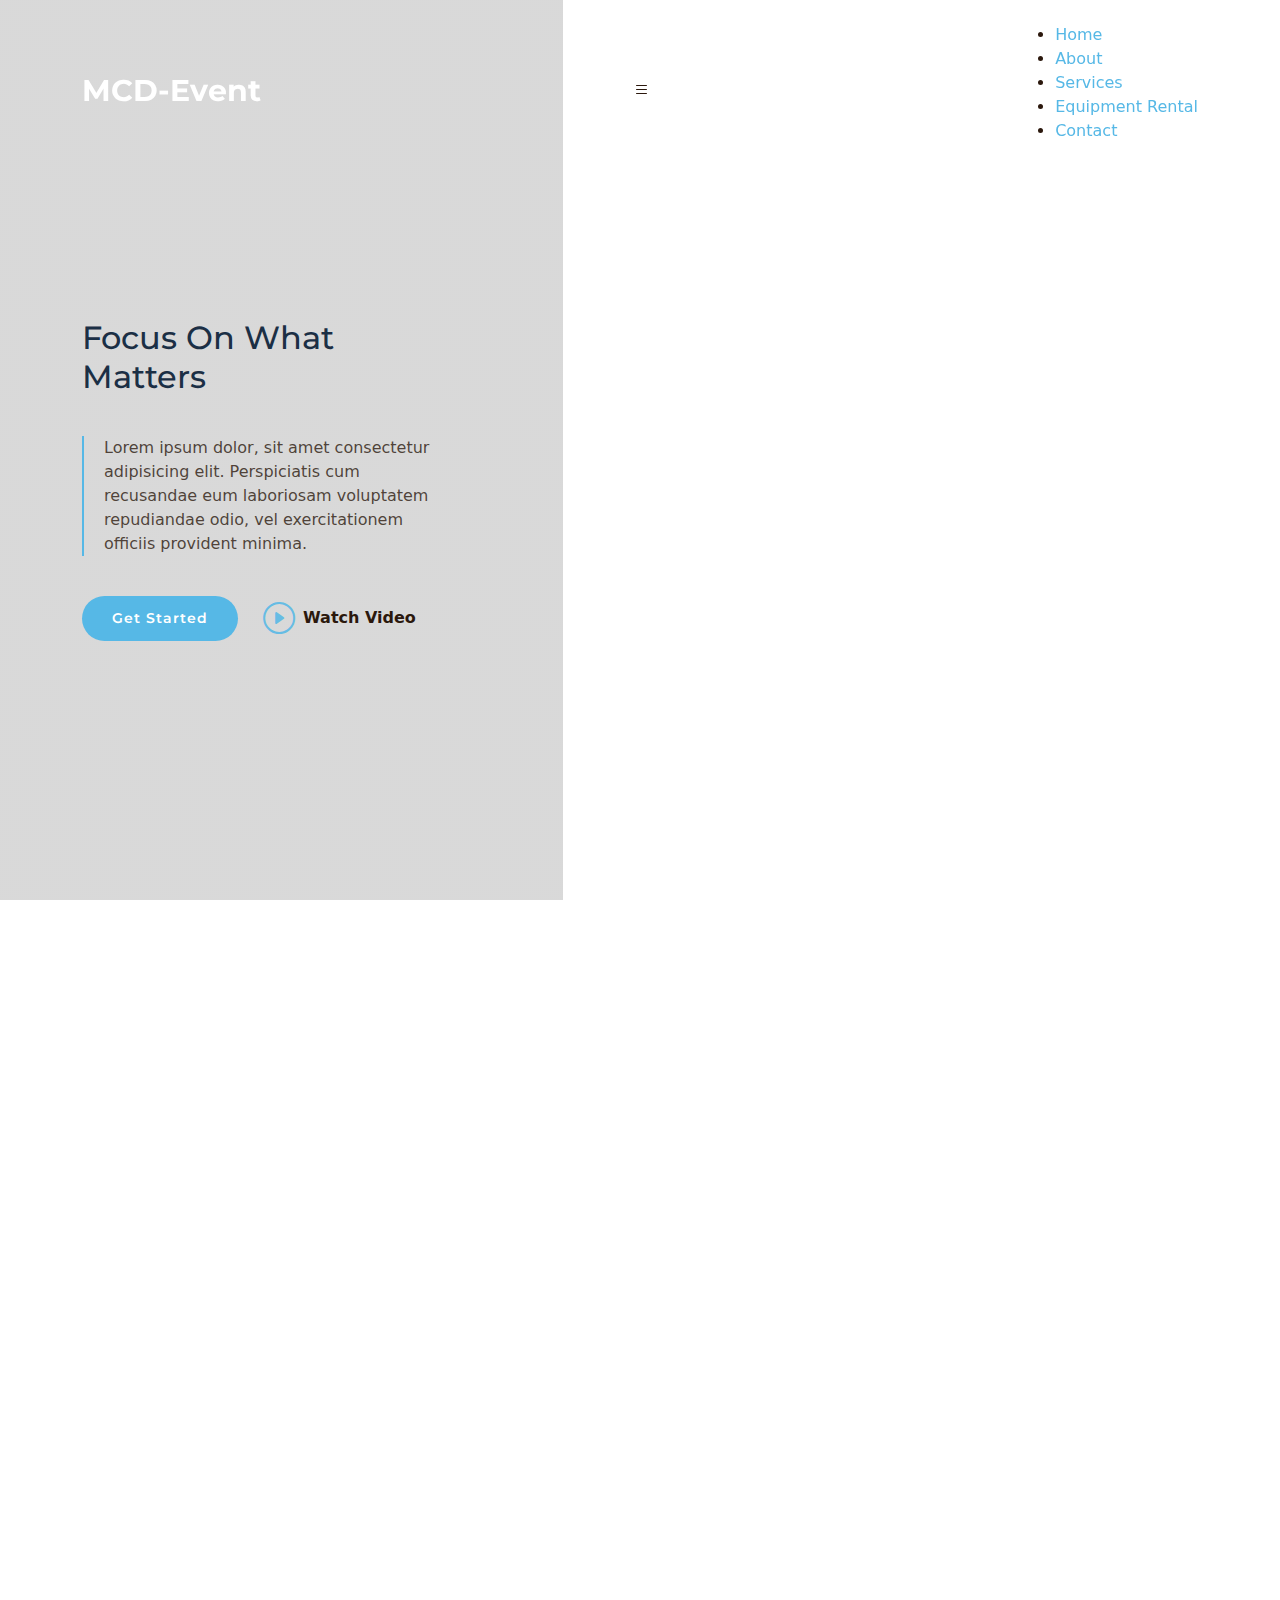
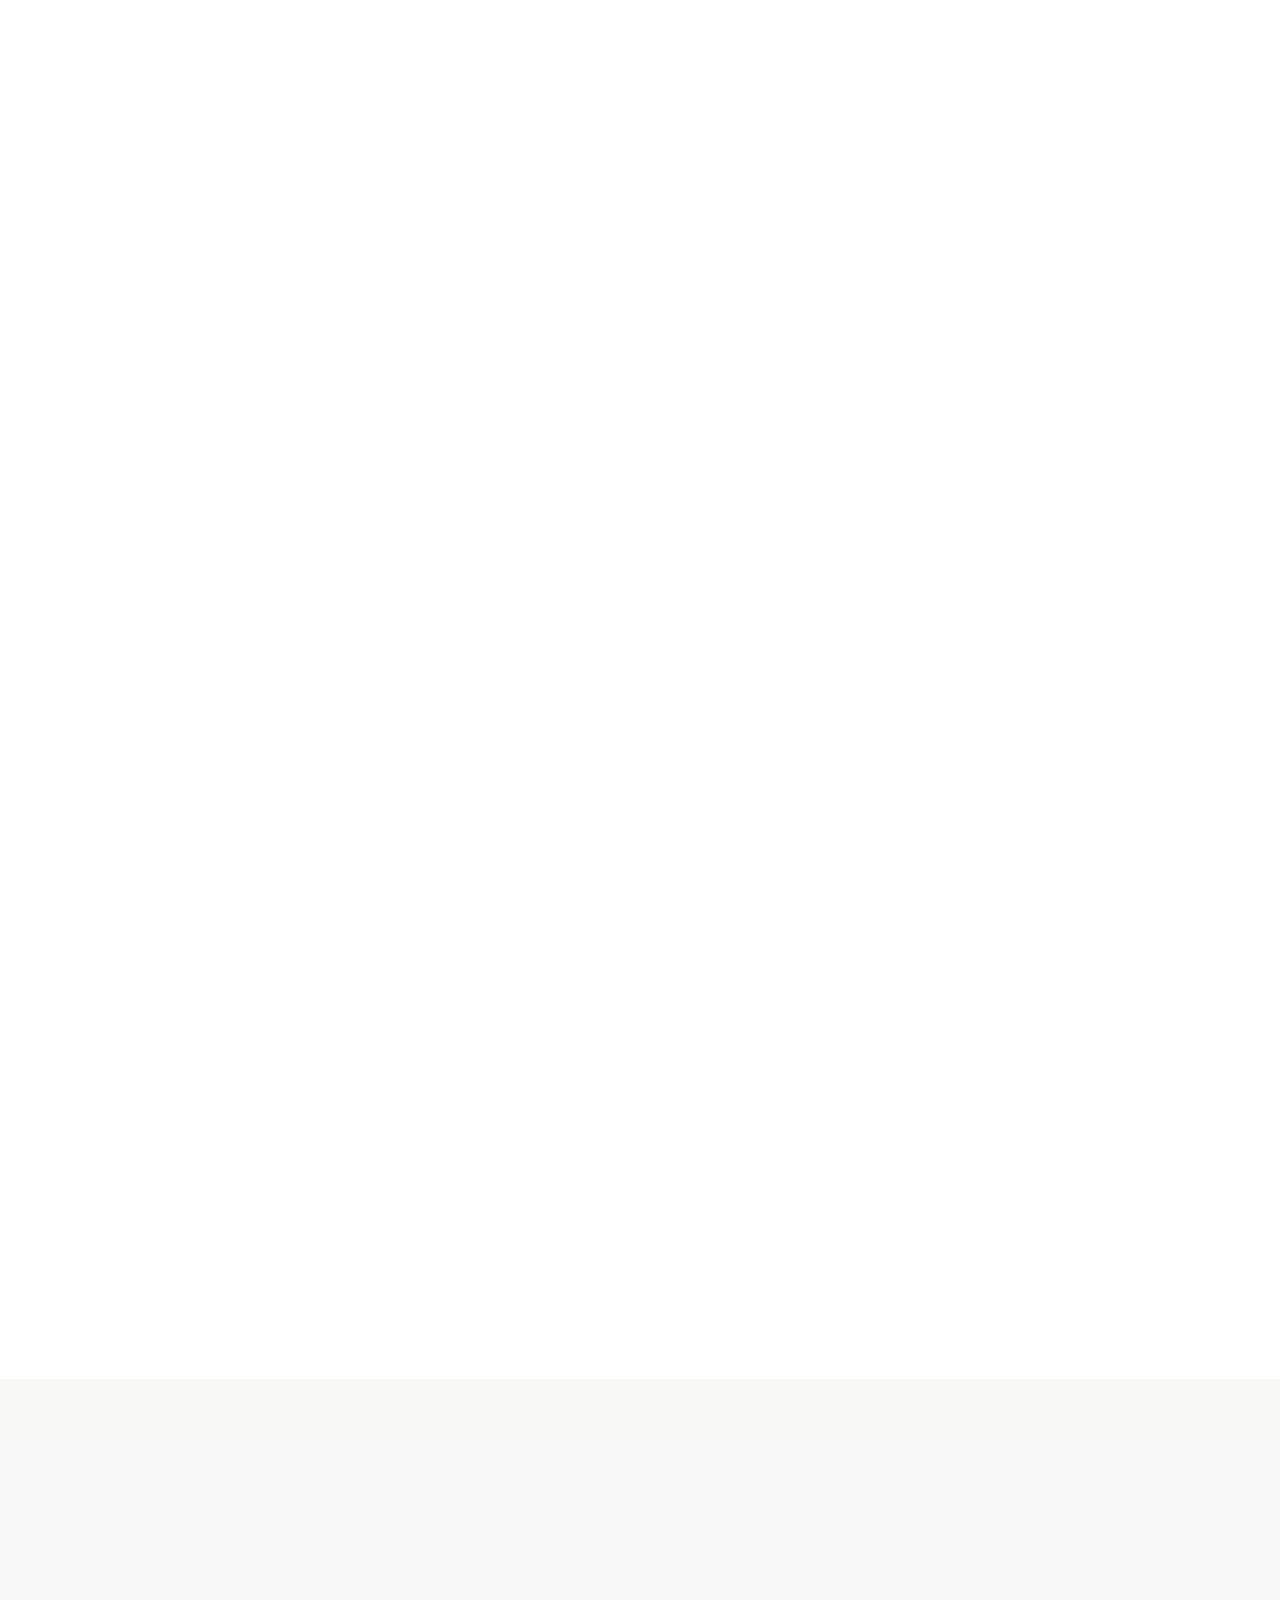
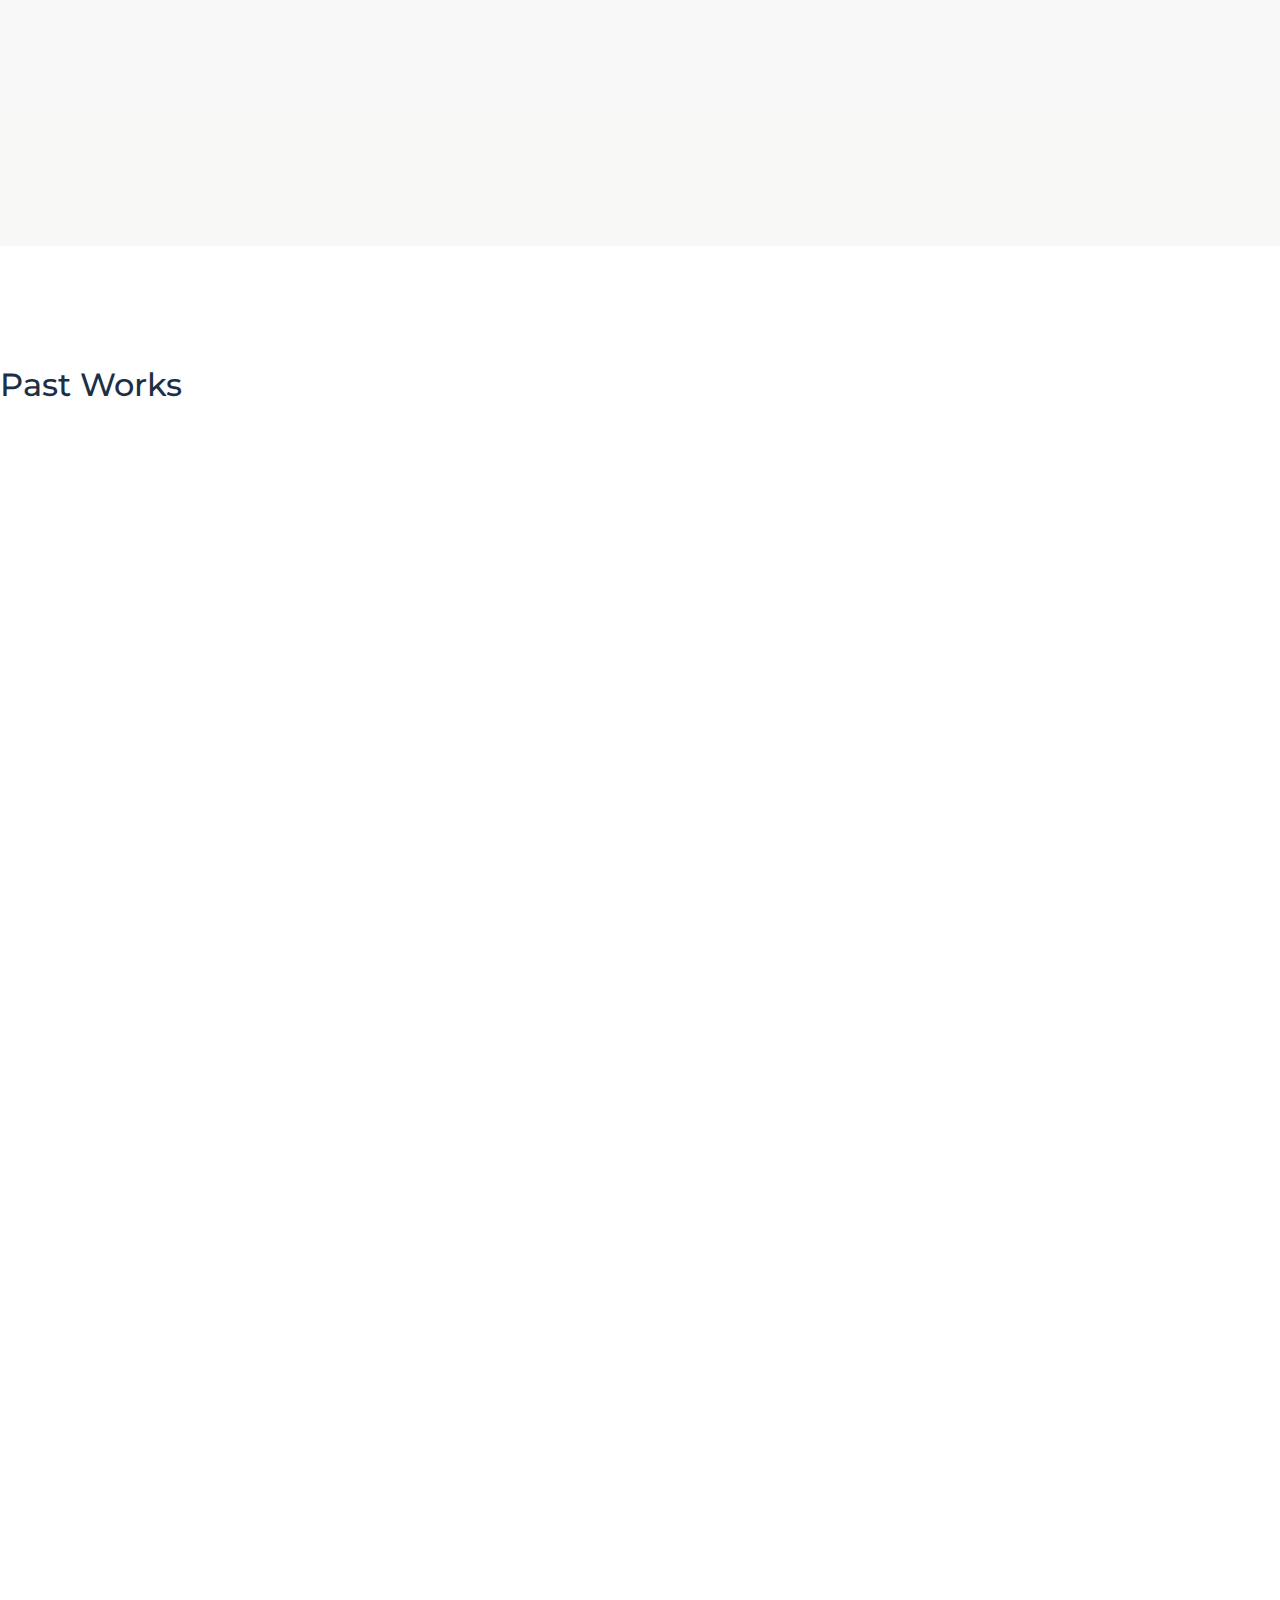
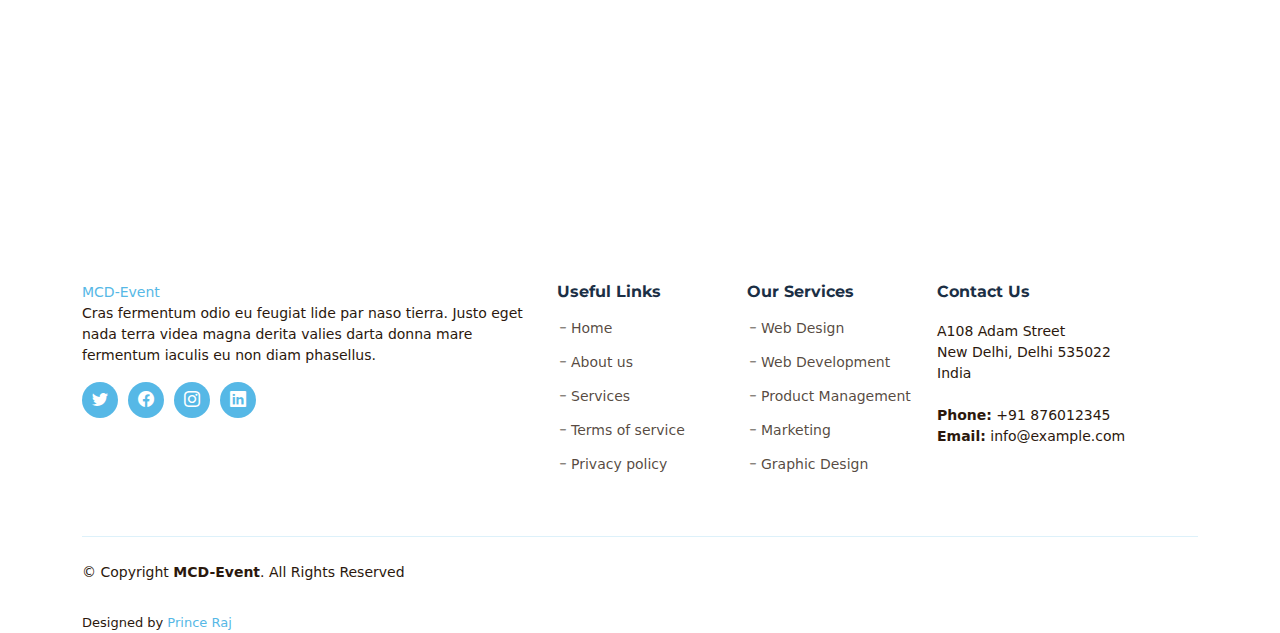
<file: index.html>
<!DOCTYPE html>
<html lang="en">
  <head>
    <meta charset="utf-8" />
    <meta content="width=device-width, initial-scale=1.0" name="viewport" />

    <title>MCD - Event</title>
    <meta content="" name="description" />
    <meta content="" name="keywords" />

    <!-- Favicons -->
    <!-- <link href="assets/img/favicon.png" rel="icon" />
    <link href="assets/img/apple-touch-icon.png" rel="apple-touch-icon" /> -->

    <!-- Google Fonts -->
    <link rel="preconnect" href="https://fonts.googleapis.com" />
    <link rel="preconnect" href="https://fonts.gstatic.com" crossorigin />
    <link
      href="https://fonts.googleapis.com/css2?family=Open+Sans:ital,wght@0,300;0,400;0,500;0,600;0,700;1,300;1,400;1,600;1,700&family=Montserrat:ital,wght@0,300;0,400;0,500;0,600;0,700;1,300;1,400;1,500;1,600;1,700&family=Raleway:ital,wght@0,300;0,400;0,500;0,600;0,700;1,300;1,400;1,500;1,600;1,700&display=swap"
      rel="stylesheet"
    />

    <!-- Vendor CSS Files -->
    <link
      href="assets/vendor/bootstrap/css/bootstrap.min.css"
      rel="stylesheet"
    />
    <link
      href="assets/vendor/bootstrap-icons/bootstrap-icons.css"
      rel="stylesheet"
    />
    <link href="assets/vendor/aos/aos.css" rel="stylesheet" />
    <link
      href="assets/vendor/glightbox/css/glightbox.min.css"
      rel="stylesheet"
    />
    <link href="assets/vendor/swiper/swiper-bundle.min.css" rel="stylesheet" />
    <link href="assets/vendor/remixicon/remixicon.css" rel="stylesheet" />

    <!-- Template Main CSS File -->
    <link href="assets/css/main.css" rel="stylesheet" />

    <!-- =======================================================

  ======================================================== -->
  </head>

  <body class="page-index">
    <!-- ======= Header ======= -->
    <header id="header" class="header d-flex align-items-center fixed-top">
      <div
        class="container-fluid container-xl d-flex align-items-center justify-content-between"
      >
        <a href="index.html" class="logo d-flex align-items-center">
          <!-- Uncomment the line below if you also wish to use an image logo -->
          <!-- <img src="assets/img/logo.png" alt="" /> -->
          <h1 class="d-flex align-items-center">MCD-Event</h1>
        </a>

        <i class="mobile-nav-toggle mobile-nav-show bi bi-list"></i>
        <i class="mobile-nav-toggle mobile-nav-hide d-none bi bi-x"></i>

        <nav id="navbar" class="navbar">
          <ul>
            <li><a href="index.html" class="active">Home</a></li>
            <!-- <li><a href="/">About</a></li>
            <li><a href="/">Services</a></li> -->
            <li><a href="about.html">About</a></li>
            <li><a href="services.html">Services</a></li>
            <li><a href="portfolio.html">Equipment Rental</a></li>
            <li><a href="contact.html">Contact</a></li>
          </ul>
        </nav>
        <!-- .navbar -->
      </div>
    </header>
    <!-- End Header -->

    <!-- ======= Hero Section ======= -->
    <section id="hero" class="hero d-flex align-items-center">
      <div class="container">
        <div class="row">
          <div class="col-xl-4">
            <h2 data-aos="fade-up">Focus On What Matters</h2>
            <blockquote data-aos="fade-up" data-aos-delay="100">
              <p>
                Lorem ipsum dolor, sit amet consectetur adipisicing elit.
                Perspiciatis cum recusandae eum laboriosam voluptatem
                repudiandae odio, vel exercitationem officiis provident minima.
              </p>
            </blockquote>
            <div class="d-flex" data-aos="fade-up" data-aos-delay="200">
              <a href="/services.html" class="btn-get-started">Get Started</a>
              <a
                href="/"
                class="glightbox btn-watch-video d-flex align-items-center"
                ><i class="bi bi-play-circle"></i><span>Watch Video</span></a
              >
            </div>
          </div>
        </div>
      </div>
    </section>
    <!-- End Hero Section -->

    <main id="main">
      <!-- ======= Why Choose Us Section ======= -->
      <section id="why-us" class="why-us">
        <div class="container" data-aos="fade-up">
          <div class="section-header">
            <h2>Why Choose Us</h2>
          </div>

          <div class="row g-0" data-aos="fade-up" data-aos-delay="200">
            <div
              class="col-xl-5 img-bg"
              style="background-image: url('assets/img/why-us-bg.jpg')"
            ></div>
            <div class="col-xl-7 slides position-relative">
              <div class="slides-1 swiper">
                <div class="swiper-wrapper">
                  <div class="swiper-slide">
                    <div class="item">
                      <h3 class="mb-3">Let's grow your business together</h3>
                      <h4 class="mb-3">
                        Optio reiciendis accusantium iusto architecto at quia
                        minima maiores quidem, dolorum.
                      </h4>
                      <p>
                        Lorem ipsum dolor sit amet consectetur adipisicing elit.
                        Repellendus, ipsam perferendis asperiores explicabo vel
                        tempore velit totam, natus nesciunt accusantium dicta
                        quod quibusdam ipsum maiores nobis non, eum. Ullam
                        reiciendis dignissimos laborum aut, magni voluptatem
                        velit doloribus quas sapiente optio.
                      </p>
                    </div>
                  </div>
                  <!-- End slide item -->

                  <div class="swiper-slide">
                    <div class="item">
                      <h3 class="mb-3">
                        Unde perspiciatis ut repellat dolorem
                      </h3>
                      <h4 class="mb-3">
                        Amet cumque nam sed voluptas doloribus iusto. Dolorem
                        eos aliquam quis.
                      </h4>
                      <p>
                        Dolorem quia fuga consectetur voluptatem. Earum
                        consequatur nulla maxime necessitatibus cum accusamus.
                        Voluptatem dolorem ut numquam dolorum delectus autem
                        veritatis facilis. Et ea ut repellat ea. Facere est
                        dolores fugiat dolor.
                      </p>
                    </div>
                  </div>
                  <!-- End slide item -->

                  <div class="swiper-slide">
                    <div class="item">
                      <h3 class="mb-3">Aliquid non alias minus</h3>
                      <h4 class="mb-3">
                        Necessitatibus voluptatibus explicabo dolores a vitae
                        voluptatum.
                      </h4>
                      <p>
                        Neque voluptates aut. Soluta aut perspiciatis porro
                        deserunt. Voluptate ut itaque velit. Aut consectetur
                        voluptatem aspernatur sequi sit laborum. Voluptas enim
                        dolorum fugiat aut.
                      </p>
                    </div>
                  </div>
                  <!-- End slide item -->

                  <div class="swiper-slide">
                    <div class="item">
                      <h3 class="mb-3">
                        Necessitatibus suscipit non voluptatem quibusdam
                      </h3>
                      <h4 class="mb-3">
                        Tempora quos est ut quia adipisci ut voluptas. Deleniti
                        laborum soluta nihil est. Eum similique neque autem ut.
                      </h4>
                      <p>
                        Ut rerum et autem vel. Et rerum molestiae aut sit vel
                        incidunt sit at voluptatem. Saepe dolorem et sed
                        voluptate impedit. Ad et qui sint at qui animi animi
                        rerum.
                      </p>
                    </div>
                  </div>
                  <!-- End slide item -->
                </div>
                <div class="swiper-pagination"></div>
              </div>
              <div class="swiper-button-prev"></div>
              <div class="swiper-button-next"></div>
            </div>
          </div>
        </div>
      </section>
      <!-- End Why Choose Us Section -->

      <!-- ======= Our Services Section ======= -->
      <section id="services-list" class="services-list">
        <div class="container" data-aos="fade-up">
          <div class="section-header">
            <h2>Our Services</h2>
          </div>

          <div class="row gy-5">
            <div
              class="col-lg-4 col-md-6 service-item d-flex"
              data-aos="fade-up"
              data-aos-delay="100"
            >
              <div class="icon flex-shrink-0">
                <i class="bi bi-briefcase" style="color: #f57813"></i>
              </div>
              <div>
                <h4 class="title">
                  <a href="#" class="stretched-link">Lorem Ipsum</a>
                </h4>
                <p class="description">
                  Voluptatum deleniti atque corrupti quos dolores et quas
                  molestias excepturi sint occaecati cupiditate non provident
                </p>
              </div>
            </div>
            <!-- End Service Item -->

            <div
              class="col-lg-4 col-md-6 service-item d-flex"
              data-aos="fade-up"
              data-aos-delay="200"
            >
              <div class="icon flex-shrink-0">
                <i class="bi bi-card-checklist" style="color: #15a04a"></i>
              </div>
              <div>
                <h4 class="title">
                  <a href="#" class="stretched-link">Dolor Sitema</a>
                </h4>
                <p class="description">
                  Minim veniam, quis nostrud exercitation ullamco laboris nisi
                  ut aliquip ex ea commodo consequat tarad limino ata
                </p>
              </div>
            </div>
            <!-- End Service Item -->

            <div
              class="col-lg-4 col-md-6 service-item d-flex"
              data-aos="fade-up"
              data-aos-delay="300"
            >
              <div class="icon flex-shrink-0">
                <i class="bi bi-bar-chart" style="color: #d90769"></i>
              </div>
              <div>
                <h4 class="title">
                  <a href="#" class="stretched-link">Sed ut perspiciatis</a>
                </h4>
                <p class="description">
                  Duis aute irure dolor in reprehenderit in voluptate velit esse
                  cillum dolore eu fugiat nulla pariatur
                </p>
              </div>
            </div>
            <!-- End Service Item -->

            <div
              class="col-lg-4 col-md-6 service-item d-flex"
              data-aos="fade-up"
              data-aos-delay="400"
            >
              <div class="icon flex-shrink-0">
                <i class="bi bi-binoculars" style="color: #15bfbc"></i>
              </div>
              <div>
                <h4 class="title">
                  <a href="#" class="stretched-link">Magni Dolores</a>
                </h4>
                <p class="description">
                  Excepteur sint occaecat cupidatat non proident, sunt in culpa
                  qui officia deserunt mollit anim id est laborum
                </p>
              </div>
            </div>
            <!-- End Service Item -->

            <div
              class="col-lg-4 col-md-6 service-item d-flex"
              data-aos="fade-up"
              data-aos-delay="500"
            >
              <div class="icon flex-shrink-0">
                <i class="bi bi-brightness-high" style="color: #f5cf13"></i>
              </div>
              <div>
                <h4 class="title">
                  <a href="#" class="stretched-link">Nemo Enim</a>
                </h4>
                <p class="description">
                  At vero eos et accusamus et iusto odio dignissimos ducimus qui
                  blanditiis praesentium voluptatum deleniti atque
                </p>
              </div>
            </div>
            <!-- End Service Item -->

            <div
              class="col-lg-4 col-md-6 service-item d-flex"
              data-aos="fade-up"
              data-aos-delay="600"
            >
              <div class="icon flex-shrink-0">
                <i class="bi bi-calendar4-week" style="color: #1335f5"></i>
              </div>
              <div>
                <h4 class="title">
                  <a href="#" class="stretched-link">Eiusmod Tempor</a>
                </h4>
                <p class="description">
                  Et harum quidem rerum facilis est et expedita distinctio. Nam
                  libero tempore, cum soluta nobis est eligendi
                </p>
              </div>
            </div>
            <!-- End Service Item -->
          </div>
        </div>
      </section>
      <!-- End Our Services Section -->

      <!-- ======= Call To Action Section ======= -->
      <section id="call-to-action" class="call-to-action">
        <div class="container" data-aos="fade-up">
          <div class="row justify-content-center">
            <div class="col-lg-6 text-center">
              <h3>Know More About Us?</h3>
              <p>
                Duis aute irure dolor in reprehenderit in voluptate velit esse
                cillum dolore eu fugiat nulla pariatur. Excepteur sint occaecat
                cupidatat non proident.
              </p>
              <a class="cta-btn" href="#">Call To Action</a>
            </div>
          </div>
        </div>
      </section>
      <!-- End Call To Action Section -->

      <!-- ======= Features Section ======= -->
      <section id="features" class="features">
        <div class="container" data-aos="fade-up">
          <div class="row">
            <div class="col-lg-7" data-aos="fade-up" data-aos-delay="100">
              <h3>Powerful Features of <br />our Business</h3>

              <div class="row gy-4">
                <div class="col-md-6">
                  <div class="icon-list d-flex">
                    <i class="ri-store-line" style="color: #ffbb2c"></i>
                    <span>Easy Cart Features</span>
                  </div>
                </div>
                <!-- End Icon List Item-->

                <div class="col-md-6">
                  <div class="icon-list d-flex">
                    <i class="ri-bar-chart-box-line" style="color: #5578ff"></i>
                    <span>Sit amet consectetur adipisicing</span>
                  </div>
                </div>
                <!-- End Icon List Item-->

                <div class="col-md-6">
                  <div class="icon-list d-flex">
                    <i class="ri-calendar-todo-line" style="color: #e80368"></i>
                    <span>Ipsum Rerum Explicabo</span>
                  </div>
                </div>
                <!-- End Icon List Item-->

                <div class="col-md-6">
                  <div class="icon-list d-flex">
                    <i class="ri-paint-brush-line" style="color: #e361ff"></i>
                    <span>Easy Cart Features</span>
                  </div>
                </div>
                <!-- End Icon List Item-->

                <div class="col-md-6">
                  <div class="icon-list d-flex">
                    <i class="ri-database-2-line" style="color: #47aeff"></i>
                    <span>Easy Cart Features</span>
                  </div>
                </div>
                <!-- End Icon List Item-->

                <div class="col-md-6">
                  <div class="icon-list d-flex">
                    <i class="ri-gradienter-line" style="color: #ffa76e"></i>
                    <span>Sit amet consectetur adipisicing</span>
                  </div>
                </div>
                <!-- End Icon List Item-->

                <div class="col-md-6">
                  <div class="icon-list d-flex">
                    <i class="ri-file-list-3-line" style="color: #11dbcf"></i>
                    <span>Ipsum Rerum Explicabo</span>
                  </div>
                </div>
                <!-- End Icon List Item-->

                <div class="col-md-6">
                  <div class="icon-list d-flex">
                    <i class="ri-base-station-line" style="color: #ff5828"></i>
                    <span>Easy Cart Features</span>
                  </div>
                </div>
                <!-- End Icon List Item-->
              </div>
            </div>
            <div
              class="col-lg-5 position-relative"
              data-aos="fade-up"
              data-aos-delay="200"
            >
              <div class="phone-wrap">
                <img
                  src="assets/img/iphone.png"
                  alt="Image"
                  class="img-fluid"
                />
              </div>
            </div>
          </div>
        </div>

        <div class="details">
          <div class="container" data-aos="fade-up" data-aos-delay="300">
            <div class="row">
              <div class="col-md-6">
                <h4>Labore Sdio Lidui<br />Bonde Naruto</h4>
                <p>
                  Lorem ipsum dolor sit amet, consectetur adipisicing elit.
                  Numquam nostrum molestias doloremque quae delectus odit minima
                  corrupti blanditiis quo animi!
                </p>
                <a href="/services.html" class="btn-get-started">Get Started</a>
              </div>
            </div>
          </div>
        </div>
      </section>
      <!-- End Features Section -->

      <!-- ======= Recent Testimonial Section ======= -->
      <section id="portfolio" class="portfolio">
        <div class="section-header">
          <h2>Past Works</h2>
        </div>
        <div class="container" data-aos="fade-up">
          <div
            class="portfolio-isotope"
            data-portfolio-filter="*"
            data-portfolio-layout="masonry"
            data-portfolio-sort="original-order"
          >
            <ul
              class="portfolio-flters"
              data-aos="fade-up"
              data-aos-delay="100"
            >
              <li data-filter="*" class="filter-active">All</li>
              <li data-filter=".filter-app">App</li>
              <li data-filter=".filter-product">Product</li>
              <li data-filter=".filter-branding">Branding</li>
              <li data-filter=".filter-books">Books</li>
            </ul>
            <!-- End Portfolio Filters -->

            <div
              class="row gy-4 portfolio-container"
              data-aos="fade-up"
              data-aos-delay="300"
            >
              <div class="col-lg-4 col-md-6 portfolio-item filter-product">
                <img
                  src="assets/img/portfolio/product-2.jpg"
                  class="img-fluid"
                  alt=""
                />
                <div class="portfolio-info">
                  <h4>Product 2</h4>
                  <p>Lorem ipsum, dolor sit amet consectetur</p>
                  <a
                    href="assets/img/portfolio/product-2.jpg"
                    title="Product 2"
                    data-gallery="portfolio-gallery-product"
                    class="glightbox preview-link"
                    ><i class="bi bi-zoom-in"></i
                  ></a>
                  <a
                    href="portfolio-details.html"
                    title="More Details"
                    class="details-link"
                    ><i class="bi bi-link-45deg"></i
                  ></a>
                </div>
              </div>
              <!-- End Portfolio Item -->

              <div class="col-lg-4 col-md-6 portfolio-item filter-books">
                <img
                  src="assets/img/portfolio/books-2.jpg"
                  class="img-fluid"
                  alt=""
                />
                <div class="portfolio-info">
                  <h4>Books 2</h4>
                  <p>Lorem ipsum, dolor sit amet consectetur</p>
                  <a
                    href="assets/img/portfolio/books-2.jpg"
                    title="Branding 2"
                    data-gallery="portfolio-gallery-book"
                    class="glightbox preview-link"
                    ><i class="bi bi-zoom-in"></i
                  ></a>
                  <a
                    href="portfolio-details.html"
                    title="More Details"
                    class="details-link"
                    ><i class="bi bi-link-45deg"></i
                  ></a>
                </div>
              </div>
              <!-- End Portfolio Item -->

              <div class="col-lg-4 col-md-6 portfolio-item filter-app">
                <img
                  src="assets/img/portfolio/app-3.jpg"
                  class="img-fluid"
                  alt=""
                />
                <div class="portfolio-info">
                  <h4>App 3</h4>
                  <p>Lorem ipsum, dolor sit amet consectetur</p>
                  <a
                    href="assets/img/portfolio/app-3.jpg"
                    title="App 3"
                    data-gallery="portfolio-gallery-app"
                    class="glightbox preview-link"
                    ><i class="bi bi-zoom-in"></i
                  ></a>
                  <a
                    href="portfolio-details.html"
                    title="More Details"
                    class="details-link"
                    ><i class="bi bi-link-45deg"></i
                  ></a>
                </div>
              </div>
              <!-- End Portfolio Item -->

              <div class="col-lg-4 col-md-6 portfolio-item filter-product">
                <img
                  src="assets/img/portfolio/product-3.jpg"
                  class="img-fluid"
                  alt=""
                />
                <div class="portfolio-info">
                  <h4>Product 3</h4>
                  <p>Lorem ipsum, dolor sit amet consectetur</p>
                  <a
                    href="assets/img/portfolio/product-3.jpg"
                    title="Product 3"
                    data-gallery="portfolio-gallery-product"
                    class="glightbox preview-link"
                    ><i class="bi bi-zoom-in"></i
                  ></a>
                  <a
                    href="portfolio-details.html"
                    title="More Details"
                    class="details-link"
                    ><i class="bi bi-link-45deg"></i
                  ></a>
                </div>
              </div>
              <!-- End Portfolio Item -->

              <div class="col-lg-4 col-md-6 portfolio-item filter-branding">
                <img
                  src="assets/img/portfolio/branding-3.jpg"
                  class="img-fluid"
                  alt=""
                />
                <div class="portfolio-info">
                  <h4>Branding 3</h4>
                  <p>Lorem ipsum, dolor sit amet consectetur</p>
                  <a
                    href="assets/img/portfolio/branding-3.jpg"
                    title="Branding 2"
                    data-gallery="portfolio-gallery-branding"
                    class="glightbox preview-link"
                    ><i class="bi bi-zoom-in"></i
                  ></a>
                  <a
                    href="portfolio-details.html"
                    title="More Details"
                    class="details-link"
                    ><i class="bi bi-link-45deg"></i
                  ></a>
                </div>
              </div>
              <!-- End Portfolio Item -->

              <div class="col-lg-4 col-md-6 portfolio-item filter-books">
                <img
                  src="assets/img/portfolio/books-3.jpg"
                  class="img-fluid"
                  alt=""
                />
                <div class="portfolio-info">
                  <h4>Books 3</h4>
                  <p>Lorem ipsum, dolor sit amet consectetur</p>
                  <a
                    href="assets/img/portfolio/books-3.jpg"
                    title="Branding 3"
                    data-gallery="portfolio-gallery-book"
                    class="glightbox preview-link"
                    ><i class="bi bi-zoom-in"></i
                  ></a>
                  <a
                    href="portfolio-details.html"
                    title="More Details"
                    class="details-link"
                    ><i class="bi bi-link-45deg"></i
                  ></a>
                </div>
              </div>
              <!-- End Portfolio Item -->
            </div>
            <!-- End Portfolio Container -->
          </div>
        </div>
      </section>
      <!-- End Portfolio Section -->

      <!-- ======= Recent Testimonial Section ======= -->
      <section id="testimonials" class="testimonials">
        <div class="container" data-aos="fade-up">
          <div class="section-header">
            <h2>Testimonials</h2>
          </div>

          <div class="slides-3 swiper" data-aos="fade-up" data-aos-delay="100">
            <div class="swiper-wrapper">
              <div class="swiper-slide">
                <div class="testimonial-item">
                  <div class="stars">
                    <i class="bi bi-star-fill"></i
                    ><i class="bi bi-star-fill"></i
                    ><i class="bi bi-star-fill"></i
                    ><i class="bi bi-star-fill"></i
                    ><i class="bi bi-star-fill"></i>
                  </div>
                  <p>
                    Proin iaculis purus consequat sem cure digni ssim donec
                    porttitora entum suscipit rhoncus. Accusantium quam,
                    ultricies eget id, aliquam eget nibh et. Maecen aliquam,
                    risus at semper.
                  </p>
                  <div class="profile mt-auto">
                    <img
                      src="assets/img/testimonials/testimonials-1.jpg"
                      class="testimonial-img"
                      alt=""
                    />
                    <h3>Saul Goodman</h3>
                    <h4>Ceo &amp; Founder</h4>
                  </div>
                </div>
              </div>
              <!-- End testimonial item -->

              <div class="swiper-slide">
                <div class="testimonial-item">
                  <div class="stars">
                    <i class="bi bi-star-fill"></i
                    ><i class="bi bi-star-fill"></i
                    ><i class="bi bi-star-fill"></i
                    ><i class="bi bi-star-fill"></i
                    ><i class="bi bi-star-fill"></i>
                  </div>
                  <p>
                    Export tempor illum tamen malis malis eram quae irure esse
                    labore quem cillum quid cillum eram malis quorum velit fore
                    eram velit sunt aliqua noster fugiat irure amet legam anim
                    culpa.
                  </p>
                  <div class="profile mt-auto">
                    <img
                      src="assets/img/testimonials/testimonials-2.jpg"
                      class="testimonial-img"
                      alt=""
                    />
                    <h3>Sara Wilsson</h3>
                    <h4>Designer</h4>
                  </div>
                </div>
              </div>
              <!-- End testimonial item -->

              <div class="swiper-slide">
                <div class="testimonial-item">
                  <div class="stars">
                    <i class="bi bi-star-fill"></i
                    ><i class="bi bi-star-fill"></i
                    ><i class="bi bi-star-fill"></i
                    ><i class="bi bi-star-fill"></i
                    ><i class="bi bi-star-fill"></i>
                  </div>
                  <p>
                    Enim nisi quem export duis labore cillum quae magna enim
                    sint quorum nulla quem veniam duis minim tempor labore quem
                    eram duis noster aute amet eram fore quis sint minim.
                  </p>
                  <div class="profile mt-auto">
                    <img
                      src="assets/img/testimonials/testimonials-3.jpg"
                      class="testimonial-img"
                      alt=""
                    />
                    <h3>Jena Karlis</h3>
                    <h4>Store Owner</h4>
                  </div>
                </div>
              </div>
              <!-- End testimonial item -->

              <div class="swiper-slide">
                <div class="testimonial-item">
                  <div class="stars">
                    <i class="bi bi-star-fill"></i
                    ><i class="bi bi-star-fill"></i
                    ><i class="bi bi-star-fill"></i
                    ><i class="bi bi-star-fill"></i
                    ><i class="bi bi-star-fill"></i>
                  </div>
                  <p>
                    Fugiat enim eram quae cillum dolore dolor amet nulla culpa
                    multos export minim fugiat minim velit minim dolor enim duis
                    veniam ipsum anim magna sunt elit fore quem dolore labore
                    illum veniam.
                  </p>
                  <div class="profile mt-auto">
                    <img
                      src="assets/img/testimonials/testimonials-4.jpg"
                      class="testimonial-img"
                      alt=""
                    />
                    <h3>Matt Brandon</h3>
                    <h4>Freelancer</h4>
                  </div>
                </div>
              </div>
              <!-- End testimonial item -->

              <div class="swiper-slide">
                <div class="testimonial-item">
                  <div class="stars">
                    <i class="bi bi-star-fill"></i
                    ><i class="bi bi-star-fill"></i
                    ><i class="bi bi-star-fill"></i
                    ><i class="bi bi-star-fill"></i
                    ><i class="bi bi-star-fill"></i>
                  </div>
                  <p>
                    Quis quorum aliqua sint quem legam fore sunt eram irure
                    aliqua veniam tempor noster veniam enim culpa labore duis
                    sunt culpa nulla illum cillum fugiat legam esse veniam culpa
                    fore nisi cillum quid.
                  </p>
                  <div class="profile mt-auto">
                    <img
                      src="assets/img/testimonials/testimonials-5.jpg"
                      class="testimonial-img"
                      alt=""
                    />
                    <h3>John Larson</h3>
                    <h4>Entrepreneur</h4>
                  </div>
                </div>
              </div>
              <!-- End testimonial item -->
            </div>
            <div class="swiper-pagination"></div>
          </div>
        </div>
      </section>
      <!-- End Recent Blog Posts Section -->
    </main>
    <!-- End #main -->

    <!-- ======= Footer ======= -->
    <footer id="footer" class="footer">
      <div class="footer-content">
        <div class="container">
          <div class="row gy-4">
            <div class="col-lg-5 col-md-12 footer-info">
              <a href="index.html" class="logo d-flex align-items-center">
                <span>MCD-Event</span>
              </a>
              <p>
                Cras fermentum odio eu feugiat lide par naso tierra. Justo eget
                nada terra videa magna derita valies darta donna mare fermentum
                iaculis eu non diam phasellus.
              </p>
              <div class="social-links d-flex mt-3">
                <a href="#" class="twitter"><i class="bi bi-twitter"></i></a>
                <a href="#" class="facebook"><i class="bi bi-facebook"></i></a>
                <a href="#" class="instagram"
                  ><i class="bi bi-instagram"></i
                ></a>
                <a href="#" class="linkedin"><i class="bi bi-linkedin"></i></a>
              </div>
            </div>

            <div class="col-lg-2 col-6 footer-links">
              <h4>Useful Links</h4>
              <ul>
                <li><i class="bi bi-dash"></i> <a href="#">Home</a></li>
                <li><i class="bi bi-dash"></i> <a href="#">About us</a></li>
                <li><i class="bi bi-dash"></i> <a href="#">Services</a></li>
                <li>
                  <i class="bi bi-dash"></i> <a href="#">Terms of service</a>
                </li>
                <li>
                  <i class="bi bi-dash"></i> <a href="#">Privacy policy</a>
                </li>
              </ul>
            </div>

            <div class="col-lg-2 col-6 footer-links">
              <h4>Our Services</h4>
              <ul>
                <li><i class="bi bi-dash"></i> <a href="#">Web Design</a></li>
                <li>
                  <i class="bi bi-dash"></i> <a href="#">Web Development</a>
                </li>
                <li>
                  <i class="bi bi-dash"></i> <a href="#">Product Management</a>
                </li>
                <li><i class="bi bi-dash"></i> <a href="#">Marketing</a></li>
                <li>
                  <i class="bi bi-dash"></i> <a href="#">Graphic Design</a>
                </li>
              </ul>
            </div>

            <div
              class="col-lg-3 col-md-12 footer-contact text-center text-md-start"
            >
              <h4>Contact Us</h4>
              <p>
                A108 Adam Street <br />
                New Delhi, Delhi 535022<br />
                India <br /><br />
                <strong>Phone:</strong> +91 876012345<br />
                <strong>Email:</strong> info@example.com<br />
              </p>
            </div>
          </div>
        </div>
      </div>

      <div class="footer-legal">
        <div class="container">
          <div class="copyright">
            &copy; Copyright <strong><span>MCD-Event</span></strong
            >. All Rights Reserved
          </div>
          <div class="credits">
            Designed by
            <a href="https://prince00raj.netlify.app/">Prince Raj</a>
          </div>
        </div>
      </div>
    </footer>
    <!-- End Footer --><!-- End Footer -->

    <a
      href="#"
      class="scroll-top d-flex align-items-center justify-content-center"
      ><i class="bi bi-arrow-up-short"></i
    ></a>

    <div id="preloader"></div>

    <!-- Vendor JS Files -->
    <script src="assets/vendor/bootstrap/js/bootstrap.bundle.min.js"></script>
    <script src="assets/vendor/aos/aos.js"></script>
    <script src="assets/vendor/glightbox/js/glightbox.min.js"></script>
    <script src="assets/vendor/swiper/swiper-bundle.min.js"></script>
    <script src="assets/vendor/isotope-layout/isotope.pkgd.min.js"></script>
    <script src="assets/vendor/php-email-form/validate.js"></script>

    <!-- Template Main JS File -->
    <script src="assets/js/main.js"></script>
  </body>
</html>
</file>
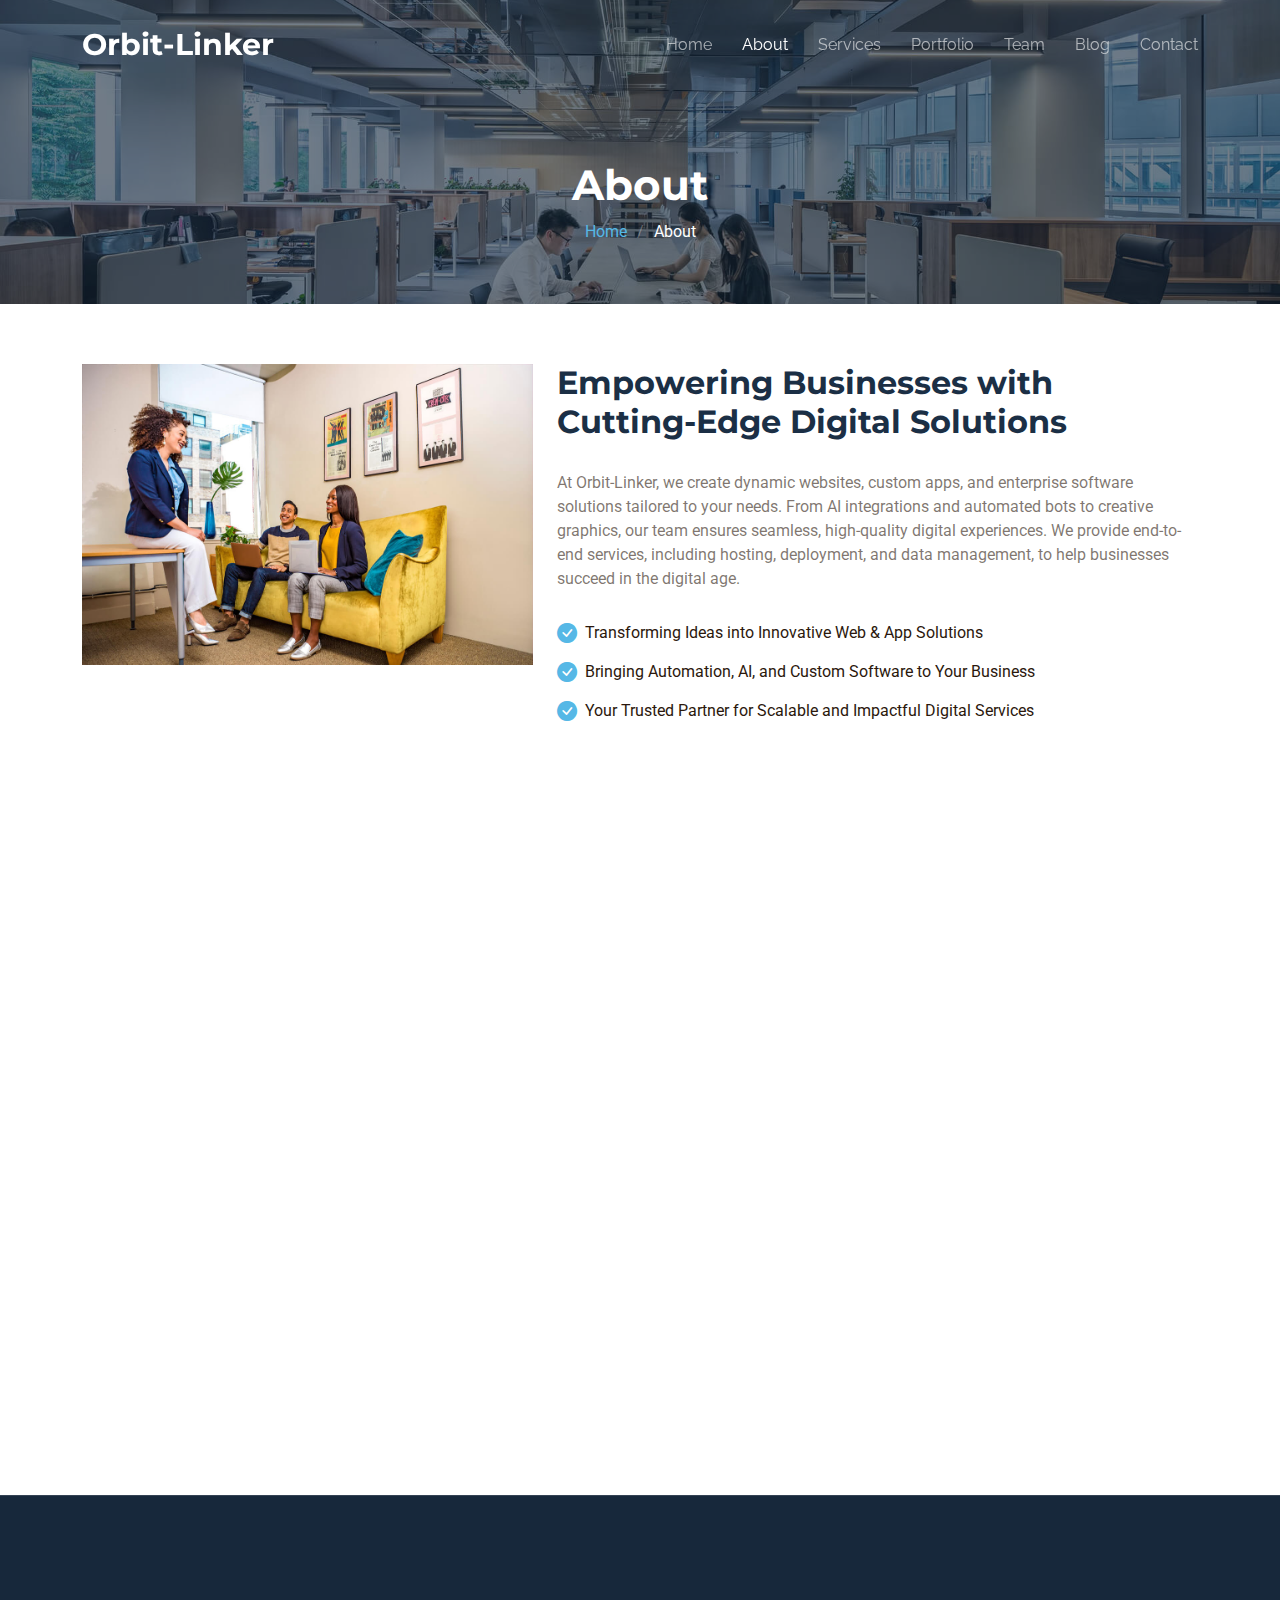
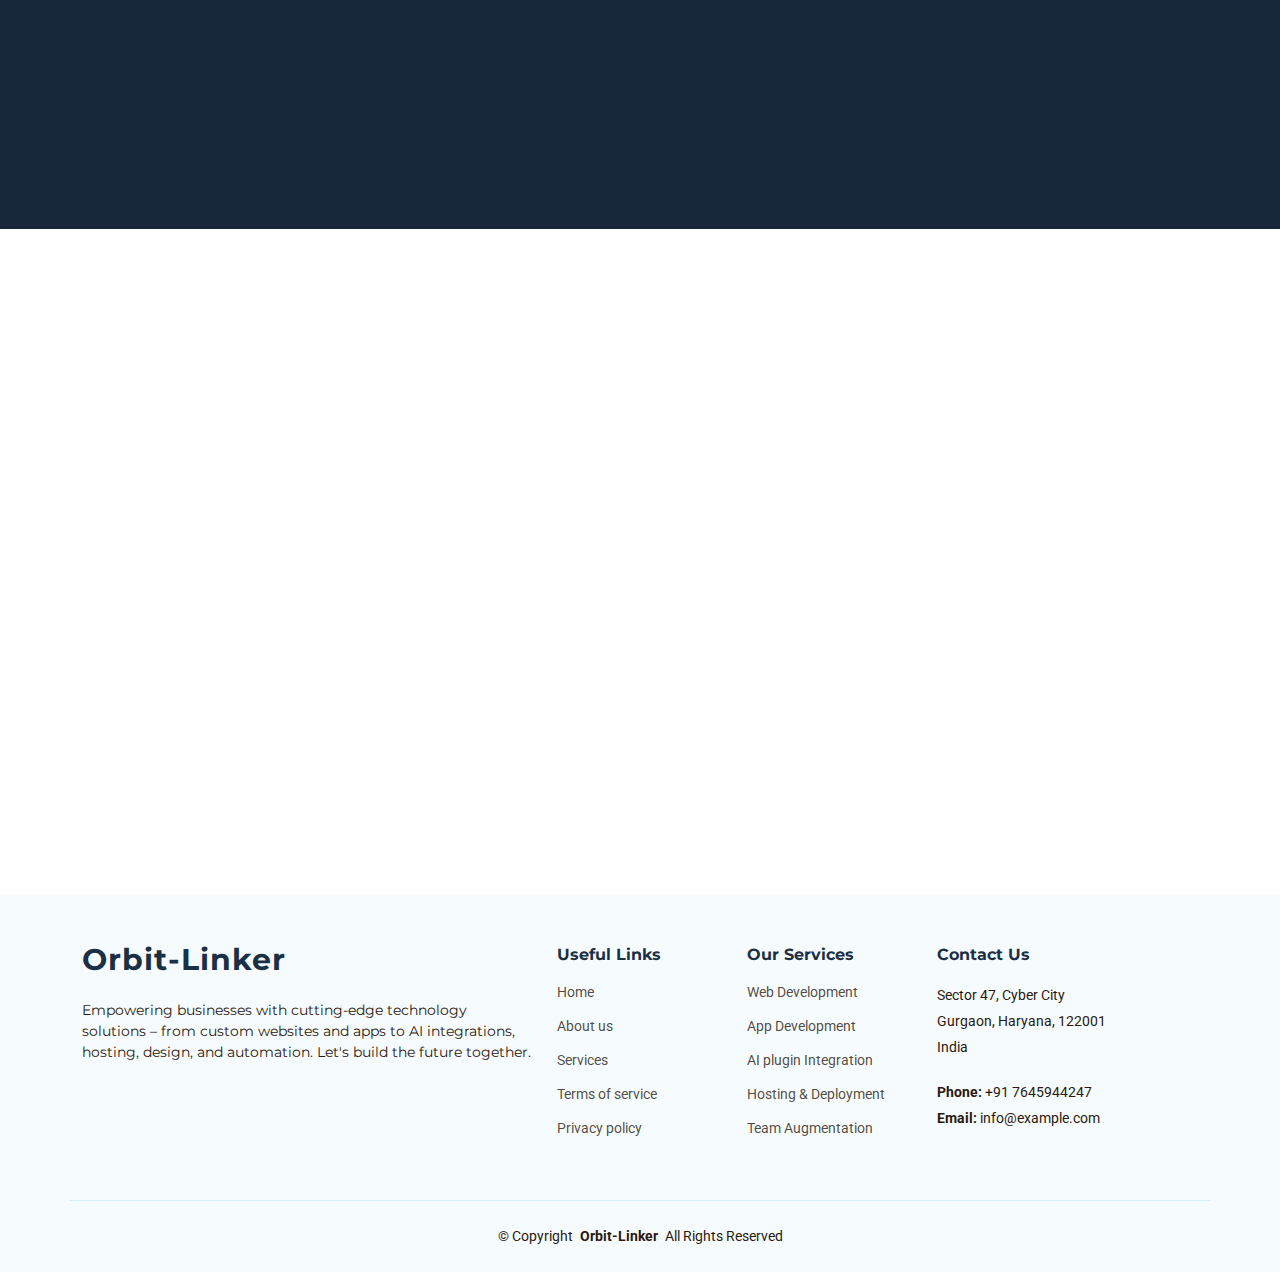
<file: about.html>
<!DOCTYPE html>
<html lang="en">

<head>
  <meta charset="utf-8">
  <meta content="width=device-width, initial-scale=1.0" name="viewport">
  <title>About | Orbit - Linker</title>
  <meta name="description" content="">
  <meta name="keywords" content="">

  <!-- Favicons -->
  <link href="assets/img/favicon.png" rel="icon">
  <link href="assets/img/apple-touch-icon.png" rel="apple-touch-icon">

  <!-- Fonts -->
  <link href="https://fonts.googleapis.com" rel="preconnect">
  <link href="https://fonts.gstatic.com" rel="preconnect" crossorigin>
  <link
    href="https://fonts.googleapis.com/css2?family=Roboto:ital,wght@0,100;0,300;0,400;0,500;0,700;0,900;1,100;1,300;1,400;1,500;1,700;1,900&family=Montserrat:ital,wght@0,100;0,200;0,300;0,400;0,500;0,600;0,700;0,800;0,900;1,100;1,200;1,300;1,400;1,500;1,600;1,700;1,800;1,900&family=Raleway:ital,wght@0,100;0,200;0,300;0,400;0,500;0,600;0,700;0,800;0,900;1,100;1,200;1,300;1,400;1,500;1,600;1,700;1,800;1,900&display=swap"
    rel="stylesheet">

  <!-- Vendor CSS Files -->
  <link href="assets/vendor/bootstrap/css/bootstrap.min.css" rel="stylesheet">
  <link href="assets/vendor/bootstrap-icons/bootstrap-icons.css" rel="stylesheet">
  <link href="assets/vendor/aos/aos.css" rel="stylesheet">
  <link href="assets/vendor/glightbox/css/glightbox.min.css" rel="stylesheet">
  <link href="assets/vendor/swiper/swiper-bundle.min.css" rel="stylesheet">

  <!-- Main CSS File -->
  <link href="assets/css/main.css" rel="stylesheet">


</head>

<body class="about-page">

  <header id="header" class="header d-flex align-items-center fixed-top">
    <div class="container-fluid container-xl position-relative d-flex align-items-center justify-content-between">

      <a href="index.html" class="logo d-flex align-items-center">
        <!-- Uncomment the line below if you also wish to use an image logo -->
        <!-- <img src="assets/img/logo.png" alt=""> -->
        <h1 class="sitename">Orbit-Linker</h1>
      </a>

      <nav id="navmenu" class="navmenu">
        <ul>
          <li><a href="index.html">Home<br></a></li>
          <li><a href="about.html" class="active">About</a></li>
          <li><a href="services.html">Services</a></li>
          <li><a href="portfolio.html">Portfolio</a></li>
          <li><a href="team.html">Team</a></li>
          <li><a href="blog.html">Blog</a></li>
          <!-- <li class="dropdown"><a href="#"><span>Dropdown</span> <i class="bi bi-chevron-down toggle-dropdown"></i></a>
            <ul>
              <li><a href="#">Dropdown 1</a></li>
              <li class="dropdown"><a href="#"><span>Deep Dropdown</span> <i class="bi bi-chevron-down toggle-dropdown"></i></a>
                <ul>
                  <li><a href="#">Deep Dropdown 1</a></li>
                  <li><a href="#">Deep Dropdown 2</a></li>
                  <li><a href="#">Deep Dropdown 3</a></li>
                  <li><a href="#">Deep Dropdown 4</a></li>
                  <li><a href="#">Deep Dropdown 5</a></li>
                </ul>
              </li>
              <li><a href="#">Dropdown 2</a></li>
              <li><a href="#">Dropdown 3</a></li>
              <li><a href="#">Dropdown 4</a></li>
            </ul>
          </li> -->
          <li><a href="contact.html">Contact</a></li>
        </ul>
        <i class="mobile-nav-toggle d-xl-none bi bi-list"></i>
      </nav>

    </div>
  </header>

  <main class="main">

    <!-- Page Title -->
    <div class="page-title dark-background" data-aos="fade"
      style="background-image: url(assets/img/about-page-title-bg.jpg);">
      <div class="container">
        <h1>About</h1>
        <nav class="breadcrumbs">
          <ol>
            <li><a href="index.html">Home</a></li>
            <li class="current">About</li>
          </ol>
        </nav>
      </div>
    </div><!-- End Page Title -->

    <!-- About Section -->
    <section id="about" class="about section">

      <div class="container">

        <div class="row gy-4" data-aos="fade-up" data-aos-delay="100">
          <div class="col-lg-5">
            <img src="assets/img/about.jpg" class="img-fluid" alt="">
          </div>
          <div class="col-lg-7" data-aos="fade-up" data-aos-delay="200">
            <div class="content">
              <h3>Empowering Businesses with Cutting-Edge Digital Solutions</h3>
              <p>
                At Orbit-Linker, we create dynamic websites, custom apps, and enterprise software solutions tailored to
                your needs. From AI integrations and automated bots to creative graphics, our team ensures seamless,
                high-quality digital experiences. We provide end-to-end services, including hosting, deployment, and
                data management, to help businesses succeed in the digital age.
              </p>
              <ul>
                <li><i class="bi bi-check-circle-fill"></i> <span>Transforming Ideas into Innovative Web & App
                    Solutions</span></li>
                <li><i class="bi bi-check-circle-fill"></i> <span>Bringing Automation, AI, and Custom Software to Your
                    Business</span></li>
                <li><i class="bi bi-check-circle-fill"></i> <span>Your Trusted Partner for Scalable and Impactful
                    Digital Services</span></li>
              </ul>
            </div>
          </div>
        </div>

      </div>

    </section><!-- /About Section -->

    <!-- Why Us Section -->
    <section id="why-us" class="why-us section">

      <div class="container">

        <div class="row g-0">

          <div class="col-xl-5 img-bg" data-aos="fade-up" data-aos-delay="100">
            <img src="assets/img/why-us-bg.jpg" alt="">
          </div>

          <div class="col-xl-7 slides position-relative" data-aos="fade-up" data-aos-delay="200">

            <div class="swiper init-swiper">
              <script type="application/json" class="swiper-config">
                {
                  "loop": true,
                  "speed": 600,
                  "autoplay": {
                    "delay": 5000
                  },
                  "slidesPerView": "auto",
                  "centeredSlides": true,
                  "pagination": {
                    "el": ".swiper-pagination",
                    "type": "bullets",
                    "clickable": true
                  },
                  "navigation": {
                    "nextEl": ".swiper-button-next",
                    "prevEl": ".swiper-button-prev"
                  }
                }
              </script>
              <div class="swiper-wrapper">

                <div class="swiper-slide">
                  <div class="item">
                    <h3 class="mb-3">End-to-End Software Solutions</h3>
                    <h4 class="mb-3"> From Concept to Completion.</h4>
                    <p>
                      We offer comprehensive services tailored to your needs, including software development,
                      maintenance, and AI plugin integration. Our team ensures every project is seamlessly executed,
                      delivering market-ready solutions that align with your goals.
                    </p>
                  </div>
                </div><!-- End slide item -->

                <div class="swiper-slide">
                  <div class="item">
                    <h3 class="mb-3">
                      Experienced Industry Professionals
                    </h3>
                    <h4 class="mb-3">
                      Expertise That Delivers Excellence.
                    </h4>
                    <p>
                      Our team of seasoned developers and management professionals brings years of industry experience
                      to every project. With a deep understanding of cutting-edge technologies, we ensure innovative and
                      reliable results.
                    </p>
                  </div>
                </div><!-- End slide item -->

                <div class="swiper-slide">
                  <div class="item">
                    <h3 class="mb-3">Launch-Ready Platforms</h3>
                    <h4 class="mb-3">
                      Ready to Conquer the Market.
                    </h4>
                    <p>
                      We specialize in creating platforms that are not just functional but market-ready. From hosting
                      and domain setup to App Store and Play Store publishing, we ensure your product lands online with
                      a professional touch.
                    </p>
                  </div>
                </div><!-- End slide item -->

                <div class="swiper-slide">
                  <div class="item">
                    <h3 class="mb-3">
                      Comprehensive Support & Maintenance
                    </h3>
                    <h4 class="mb-3">
                      We’ve Got Your Back.
                    </h4>
                    <p>
                      Our commitment doesn’t end at delivery. We provide ongoing support and maintenance to ensure your
                      software performs at its best. With our dedicated team, your business is always in safe hands.
                    </p>
                  </div>
                </div><!-- End slide item -->

              </div>
              <div class="swiper-pagination"></div>
            </div>

            <div class="swiper-button-prev"></div>
            <div class="swiper-button-next"></div>
          </div>

        </div>

      </div>

    </section><!-- /Why Us Section -->

    <!-- Call To Action Section -->
    <section id="call-to-action" class="call-to-action section dark-background">

      <img src="assets/img/cta-bg.jpg" alt="">

      <div class="container">
        <div class="row justify-content-center" data-aos="zoom-in" data-aos-delay="100">
          <div class="col-xl-10">
            <div class="text-center">
              <h3>know more about us</h3>
              <p>Discover how Orbit-Linker empowers businesses with innovative digital solutions, from custom websites
                and applications to AI integrations and automation. Learn more about our services and how we can help
                your business grow.</p>
              <a class="cta-btn" href="#">Call To Action</a>
            </div>
          </div>
        </div>
      </div>

    </section><!-- /Call To Action Section -->

    <!-- Team Section -->
    <section id="team" class="team section">

      <!-- Section Title -->
      <div class="container section-title" data-aos="fade-up">
        <h2>Our Team</h2>
        <p>Our team of innovators, creators, and problem-solvers, committed to delivering impactful digital solutions.
        </p>
      </div><!-- End Section Title -->

      <div class="container">

        <div class="row gy-4">

          <div class="col-lg-3 col-md-6 d-flex align-items-stretch" data-aos="fade-up" data-aos-delay="100">
            <div class="team-member">
              <div class="member-img">
                <img src="assets/img/team/team-1.jpg" class="img-fluid" alt="">
                <div class="social">
                  <a href=""><i class="bi bi-twitter-x"></i></a>
                  <a href=""><i class="bi bi-facebook"></i></a>
                  <a href=""><i class="bi bi-instagram"></i></a>
                  <a href=""><i class="bi bi-linkedin"></i></a>
                </div>
              </div>
              <div class="member-info">
                <h4>Walter White</h4>
                <span>Chief Executive Officer</span>
              </div>
            </div>
          </div><!-- End Team Member -->

          <div class="col-lg-3 col-md-6 d-flex align-items-stretch" data-aos="fade-up" data-aos-delay="200">
            <div class="team-member">
              <div class="member-img">
                <img src="assets/img/team/team-2.jpg" class="img-fluid" alt="">
                <div class="social">
                  <a href=""><i class="bi bi-twitter-x"></i></a>
                  <a href=""><i class="bi bi-facebook"></i></a>
                  <a href=""><i class="bi bi-instagram"></i></a>
                  <a href=""><i class="bi bi-linkedin"></i></a>
                </div>
              </div>
              <div class="member-info">
                <h4>Sarah Jhonson</h4>
                <span>Product Manager</span>
              </div>
            </div>
          </div><!-- End Team Member -->

          <div class="col-lg-3 col-md-6 d-flex align-items-stretch" data-aos="fade-up" data-aos-delay="300">
            <div class="team-member">
              <div class="member-img">
                <img src="assets/img/team/team-3.jpg" class="img-fluid" alt="">
                <div class="social">
                  <a href=""><i class="bi bi-twitter-x"></i></a>
                  <a href=""><i class="bi bi-facebook"></i></a>
                  <a href=""><i class="bi bi-instagram"></i></a>
                  <a href=""><i class="bi bi-linkedin"></i></a>
                </div>
              </div>
              <div class="member-info">
                <h4>William Anderson</h4>
                <span>CTO</span>
              </div>
            </div>
          </div><!-- End Team Member -->

          <div class="col-lg-3 col-md-6 d-flex align-items-stretch" data-aos="fade-up" data-aos-delay="400">
            <div class="team-member">
              <div class="member-img">
                <img src="assets/img/team/team-4.jpg" class="img-fluid" alt="">
                <div class="social">
                  <a href=""><i class="bi bi-twitter-x"></i></a>
                  <a href=""><i class="bi bi-facebook"></i></a>
                  <a href=""><i class="bi bi-instagram"></i></a>
                  <a href=""><i class="bi bi-linkedin"></i></a>
                </div>
              </div>
              <div class="member-info">
                <h4>Amanda Jepson</h4>
                <span>Accountant</span>
              </div>
            </div>
          </div><!-- End Team Member -->

        </div>

      </div>

    </section><!-- /Team Section -->

  </main>

  <footer id="footer" class="footer light-background">

    <div class="footer-top">
      <div class="container">
        <div class="row gy-4">
          <div class="col-lg-5 col-md-12 footer-about">
            <a href="index.html" class="logo d-flex align-items-center">
              <span class="sitename">Orbit-Linker</span>
            </a>
            <p>Empowering businesses with cutting-edge technology solutions – from custom websites and apps to AI
              integrations, hosting, design, and automation. Let's build the future together.</p>
            <!-- <div class="social-links d-flex mt-4">
              <a href=""><i class="bi bi-twitter-x"></i></a>
              <a href=""><i class="bi bi-facebook"></i></a>
              <a href=""><i class="bi bi-instagram"></i></a>
              <a href=""><i class="bi bi-linkedin"></i></a>
            </div> -->
          </div>

          <div class="col-lg-2 col-6 footer-links">
            <h4>Useful Links</h4>
            <ul>
              <li><a href="/index.html">Home</a></li>
              <li><a href="/about.html">About us</a></li>
              <li><a href="/services.html">Services</a></li>
              <li><a href="terms-of-services.html">Terms of service</a></li>
              <li><a href="privacy-policy.html">Privacy policy</a></li>
            </ul>
          </div>

          <div class="col-lg-2 col-6 footer-links">
            <h4>Our Services</h4>
            <ul>
              <li><a href="/service-details.html?webDevelopment">Web Development</a></li>
              <li><a href="/service-details.html?applicationDevelopment">App Development</a></li>
              <li><a href="/service-details.html?aIPluginIntegration">AI plugin Integration</a></li>
              <li><a href="/service-details.html?hosting&Deployment">Hosting & Deployment</a></li>
              <li><a href="/service-details.html?teamAugmentation">Team Augmentation</a></li>
            </ul>
          </div>

          <div class="col-lg-3 col-md-12 footer-contact text-center text-md-start">
            <h4>Contact Us</h4>
            <p>Sector 47, Cyber City</p>
            <p>Gurgaon, Haryana, 122001</p>
            <p>India</p>
            <p class="mt-4"><strong>Phone:</strong> <span>+91 7645944247</span></p>
            <p><strong>Email:</strong> <span>info@example.com</span></p>
          </div>

        </div>
      </div>
    </div>

    <div class="container copyright text-center">
      <p>© <span>Copyright</span> <strong class="px-1 sitename">Orbit-Linker</strong> <span>All Rights Reserved</span>
      </p>
    </div>

  </footer>

  <!-- Scroll Top -->
  <a href="#" id="scroll-top" class="scroll-top d-flex align-items-center justify-content-center"><i
      class="bi bi-arrow-up-short"></i></a>

  <!-- Preloader -->
  <div id="preloader"></div>

  <!-- Vendor JS Files -->
  <script src="assets/vendor/bootstrap/js/bootstrap.bundle.min.js"></script>
  <script src="assets/vendor/php-email-form/validate.js"></script>
  <script src="assets/vendor/aos/aos.js"></script>
  <script src="assets/vendor/glightbox/js/glightbox.min.js"></script>
  <script src="assets/vendor/swiper/swiper-bundle.min.js"></script>
  <script src="assets/vendor/imagesloaded/imagesloaded.pkgd.min.js"></script>
  <script src="assets/vendor/isotope-layout/isotope.pkgd.min.js"></script>

  <!-- Main JS File -->
  <script src="assets/js/main.js"></script>

</body>

</html>
</file>
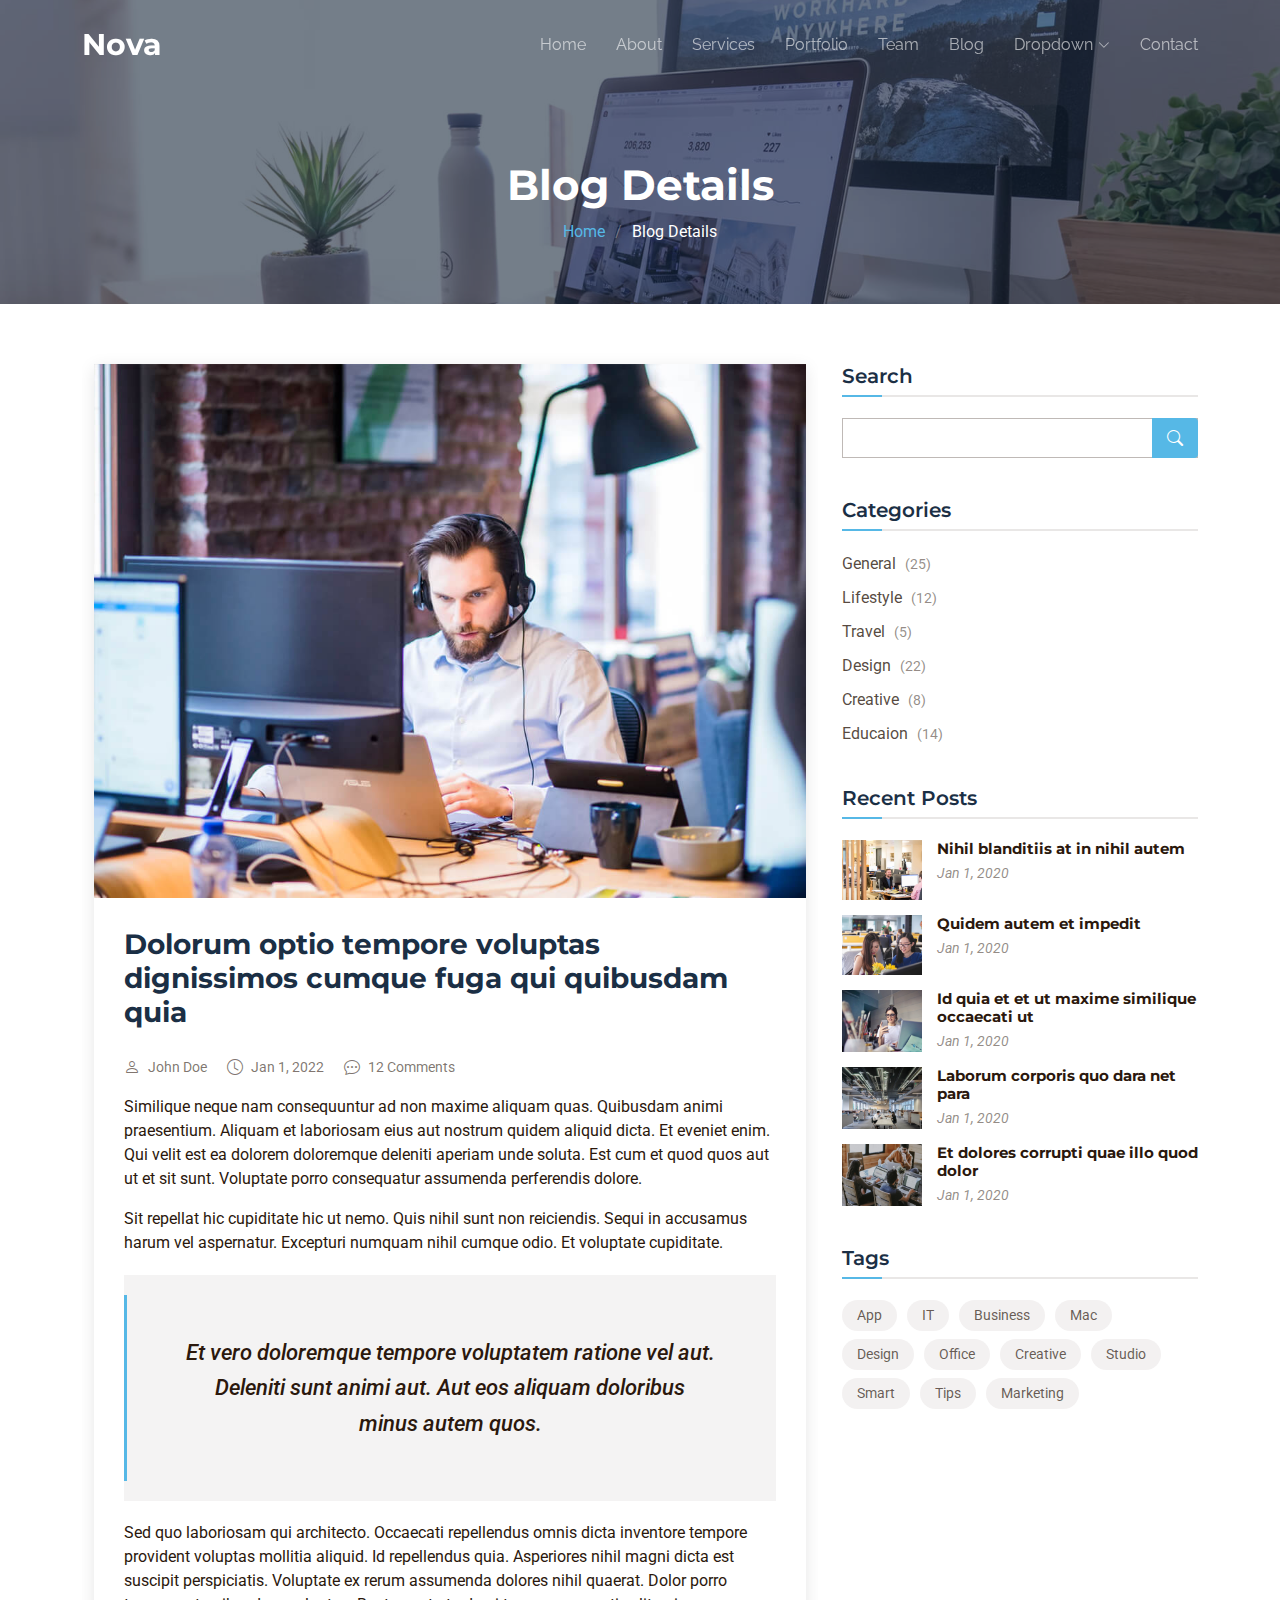
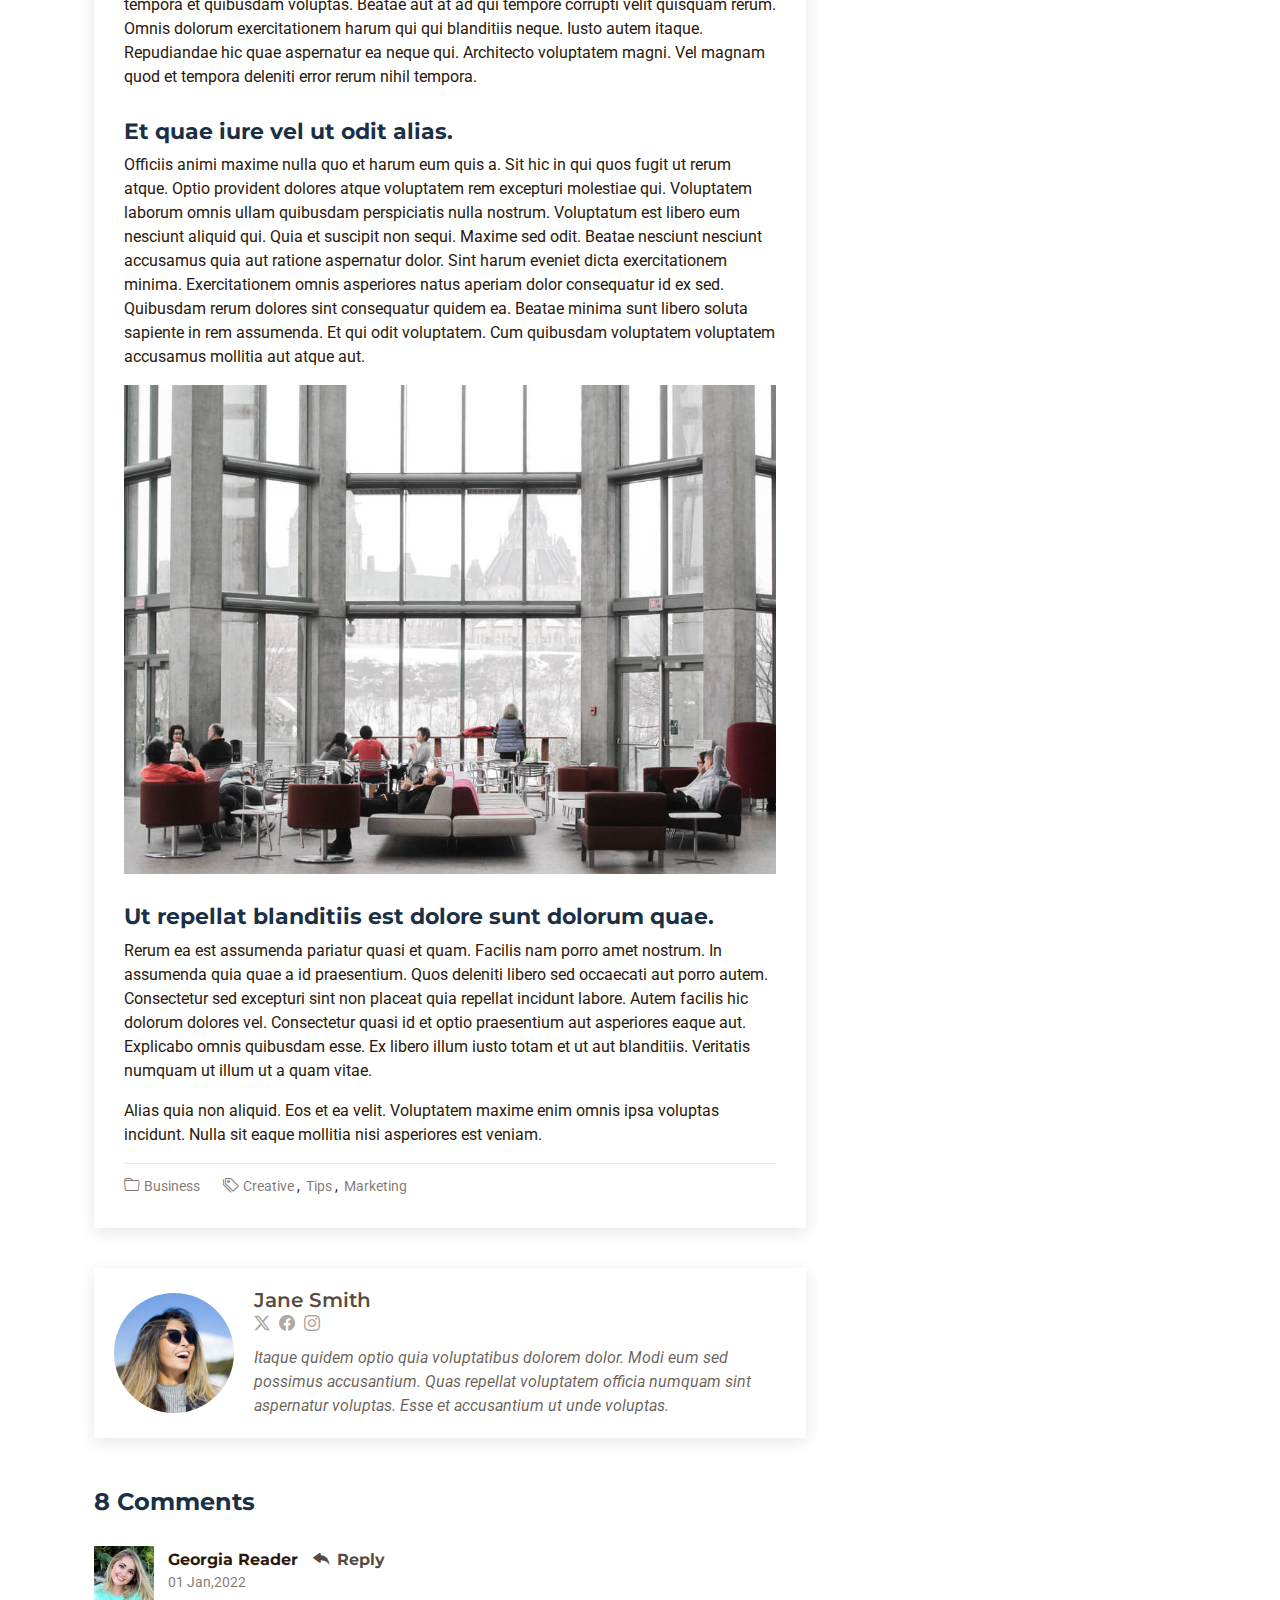
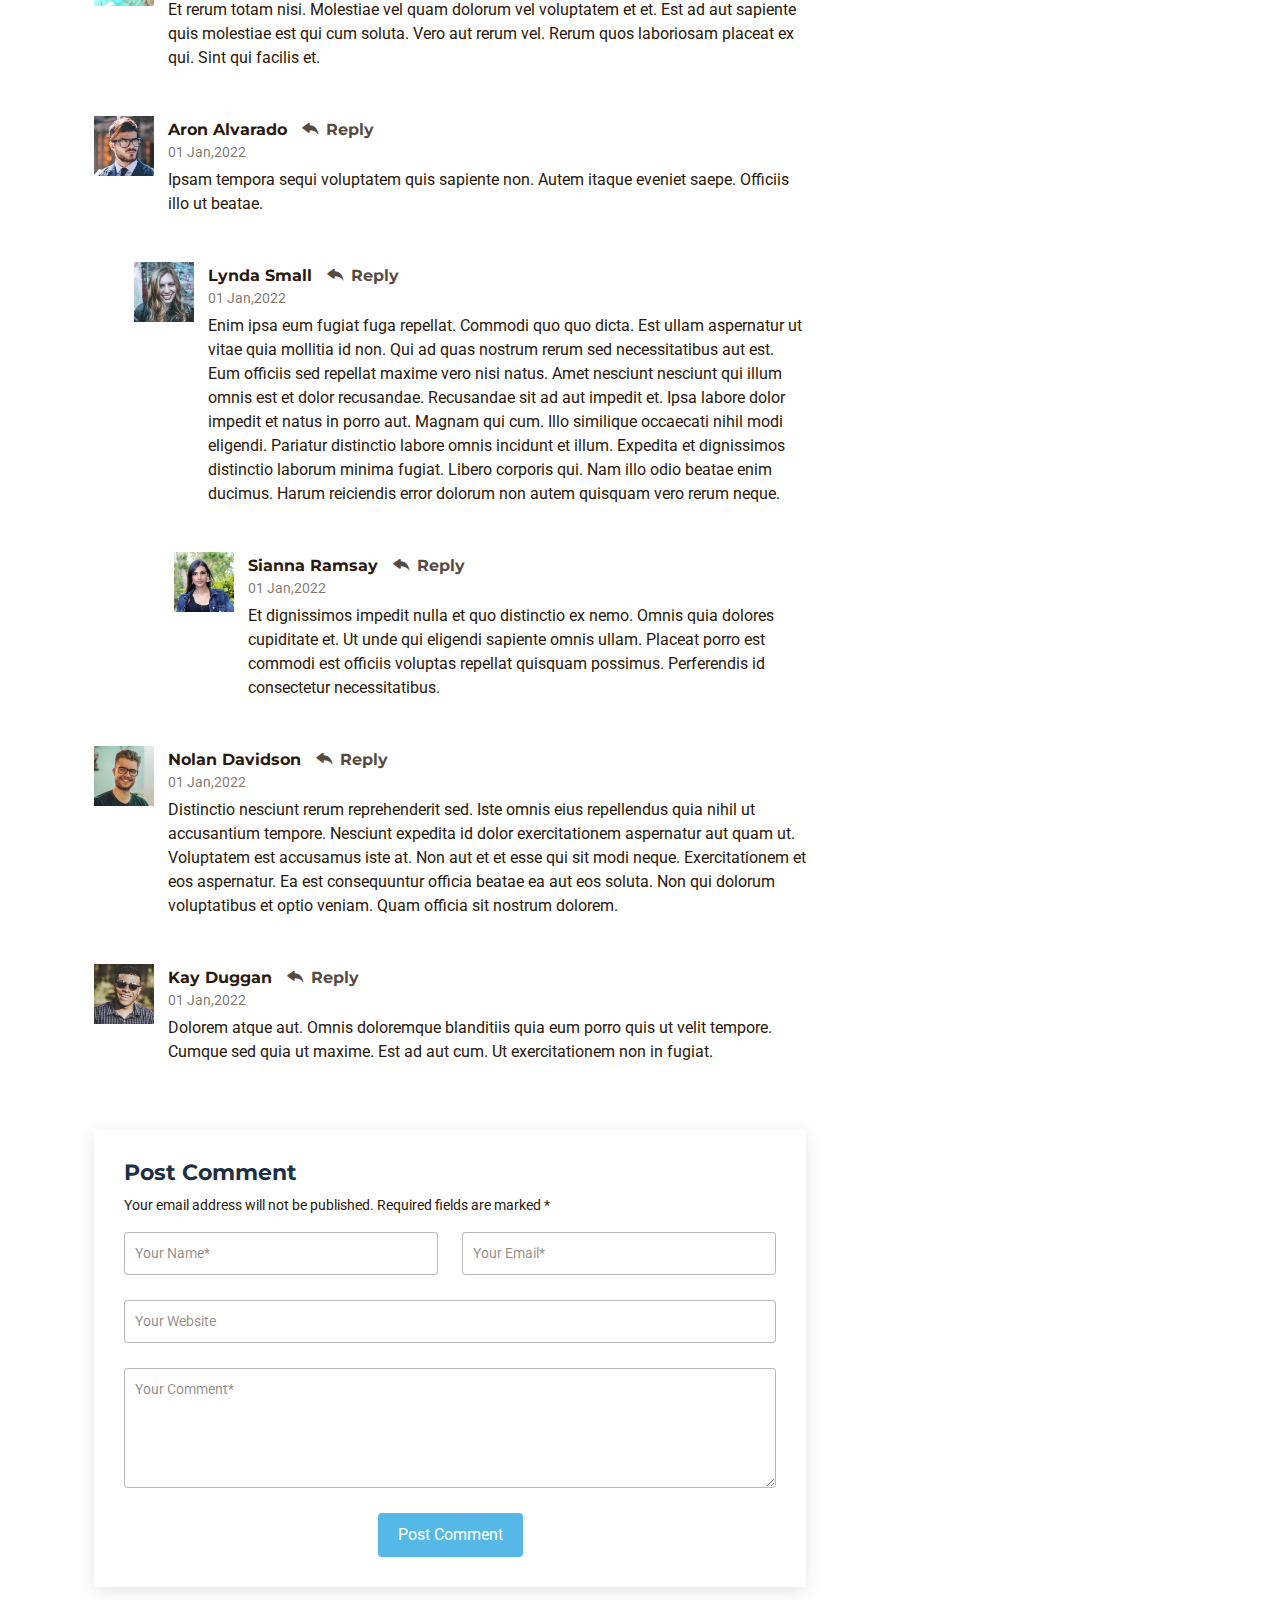
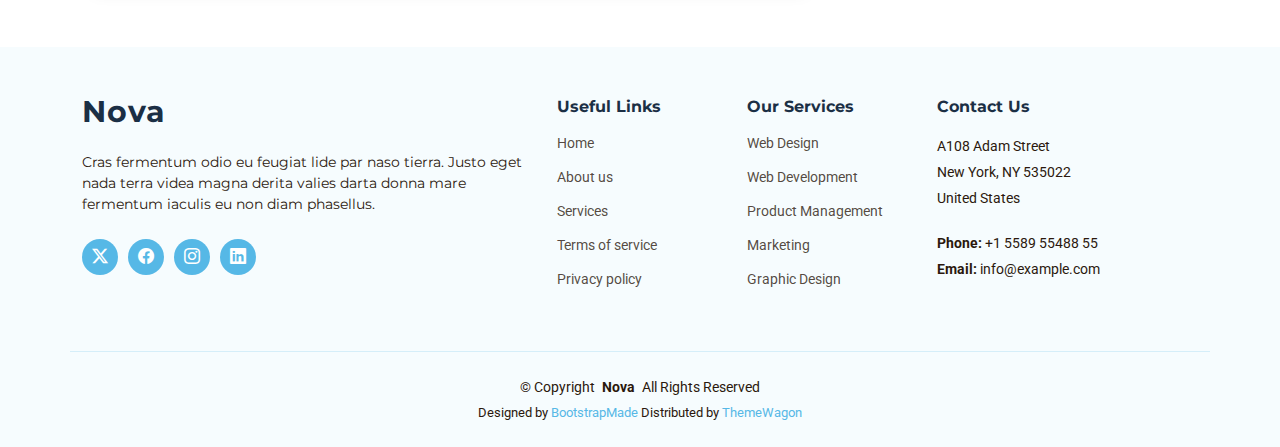
<file: blog-details.html>
<!DOCTYPE html>
<html lang="en">

<head>
  <meta charset="utf-8">
  <meta content="width=device-width, initial-scale=1.0" name="viewport">
  <title>Blog Details - Nova Bootstrap Template</title>
  <meta name="description" content="">
  <meta name="keywords" content="">

  <!-- Favicons -->
  <link href="assets/img/favicon.png" rel="icon">
  <link href="assets/img/apple-touch-icon.png" rel="apple-touch-icon">

  <!-- Fonts -->
  <link href="https://fonts.googleapis.com" rel="preconnect">
  <link href="https://fonts.gstatic.com" rel="preconnect" crossorigin>
  <link href="https://fonts.googleapis.com/css2?family=Roboto:ital,wght@0,100;0,300;0,400;0,500;0,700;0,900;1,100;1,300;1,400;1,500;1,700;1,900&family=Montserrat:ital,wght@0,100;0,200;0,300;0,400;0,500;0,600;0,700;0,800;0,900;1,100;1,200;1,300;1,400;1,500;1,600;1,700;1,800;1,900&family=Raleway:ital,wght@0,100;0,200;0,300;0,400;0,500;0,600;0,700;0,800;0,900;1,100;1,200;1,300;1,400;1,500;1,600;1,700;1,800;1,900&display=swap" rel="stylesheet">

  <!-- Vendor CSS Files -->
  <link href="assets/vendor/bootstrap/css/bootstrap.min.css" rel="stylesheet">
  <link href="assets/vendor/bootstrap-icons/bootstrap-icons.css" rel="stylesheet">
  <link href="assets/vendor/aos/aos.css" rel="stylesheet">
  <link href="assets/vendor/glightbox/css/glightbox.min.css" rel="stylesheet">
  <link href="assets/vendor/swiper/swiper-bundle.min.css" rel="stylesheet">

  <!-- Main CSS File -->
  <link href="assets/css/main.css" rel="stylesheet">

  <!-- =======================================================
  * Template Name: Nova
  * Template URL: https://bootstrapmade.com/nova-bootstrap-business-template/
  * Updated: Aug 07 2024 with Bootstrap v5.3.3
  * Author: BootstrapMade.com
  * License: https://bootstrapmade.com/license/
  ======================================================== -->
</head>

<body class="blog-details-page">

  <header id="header" class="header d-flex align-items-center fixed-top">
    <div class="container-fluid container-xl position-relative d-flex align-items-center justify-content-between">

      <a href="index.html" class="logo d-flex align-items-center">
        <!-- Uncomment the line below if you also wish to use an image logo -->
        <!-- <img src="assets/img/logo.png" alt=""> -->
        <h1 class="sitename">Nova</h1>
      </a>

      <nav id="navmenu" class="navmenu">
        <ul>
          <li><a href="index.html">Home<br></a></li>
          <li><a href="about.html">About</a></li>
          <li><a href="services.html">Services</a></li>
          <li><a href="portfolio.html">Portfolio</a></li>
          <li><a href="team.html">Team</a></li>
          <li><a href="blog.html">Blog</a></li>
          <li class="dropdown"><a href="#"><span>Dropdown</span> <i class="bi bi-chevron-down toggle-dropdown"></i></a>
            <ul>
              <li><a href="#">Dropdown 1</a></li>
              <li class="dropdown"><a href="#"><span>Deep Dropdown</span> <i class="bi bi-chevron-down toggle-dropdown"></i></a>
                <ul>
                  <li><a href="#">Deep Dropdown 1</a></li>
                  <li><a href="#">Deep Dropdown 2</a></li>
                  <li><a href="#">Deep Dropdown 3</a></li>
                  <li><a href="#">Deep Dropdown 4</a></li>
                  <li><a href="#">Deep Dropdown 5</a></li>
                </ul>
              </li>
              <li><a href="#">Dropdown 2</a></li>
              <li><a href="#">Dropdown 3</a></li>
              <li><a href="#">Dropdown 4</a></li>
            </ul>
          </li>
          <li><a href="contact.html">Contact</a></li>
        </ul>
        <i class="mobile-nav-toggle d-xl-none bi bi-list"></i>
      </nav>

    </div>
  </header>

  <main class="main">

    <!-- Page Title -->
    <div class="page-title dark-background" data-aos="fade" style="background-image: url(assets/img/blog-page-title-bg.jpg);">
      <div class="container">
        <h1>Blog Details</h1>
        <nav class="breadcrumbs">
          <ol>
            <li><a href="index.html">Home</a></li>
            <li class="current">Blog Details</li>
          </ol>
        </nav>
      </div>
    </div><!-- End Page Title -->

    <div class="container">
      <div class="row">

        <div class="col-lg-8">

          <!-- Blog Details Section -->
          <section id="blog-details" class="blog-details section">
            <div class="container">

              <article class="article">

                <div class="post-img">
                  <img src="assets/img/blog/blog-1.jpg" alt="" class="img-fluid">
                </div>

                <h2 class="title">Dolorum optio tempore voluptas dignissimos cumque fuga qui quibusdam quia</h2>

                <div class="meta-top">
                  <ul>
                    <li class="d-flex align-items-center"><i class="bi bi-person"></i> <a href="blog-details.html">John Doe</a></li>
                    <li class="d-flex align-items-center"><i class="bi bi-clock"></i> <a href="blog-details.html"><time datetime="2020-01-01">Jan 1, 2022</time></a></li>
                    <li class="d-flex align-items-center"><i class="bi bi-chat-dots"></i> <a href="blog-details.html">12 Comments</a></li>
                  </ul>
                </div><!-- End meta top -->

                <div class="content">
                  <p>
                    Similique neque nam consequuntur ad non maxime aliquam quas. Quibusdam animi praesentium. Aliquam et laboriosam eius aut nostrum quidem aliquid dicta.
                    Et eveniet enim. Qui velit est ea dolorem doloremque deleniti aperiam unde soluta. Est cum et quod quos aut ut et sit sunt. Voluptate porro consequatur assumenda perferendis dolore.
                  </p>

                  <p>
                    Sit repellat hic cupiditate hic ut nemo. Quis nihil sunt non reiciendis. Sequi in accusamus harum vel aspernatur. Excepturi numquam nihil cumque odio. Et voluptate cupiditate.
                  </p>

                  <blockquote>
                    <p>
                      Et vero doloremque tempore voluptatem ratione vel aut. Deleniti sunt animi aut. Aut eos aliquam doloribus minus autem quos.
                    </p>
                  </blockquote>

                  <p>
                    Sed quo laboriosam qui architecto. Occaecati repellendus omnis dicta inventore tempore provident voluptas mollitia aliquid. Id repellendus quia. Asperiores nihil magni dicta est suscipit perspiciatis. Voluptate ex rerum assumenda dolores nihil quaerat.
                    Dolor porro tempora et quibusdam voluptas. Beatae aut at ad qui tempore corrupti velit quisquam rerum. Omnis dolorum exercitationem harum qui qui blanditiis neque.
                    Iusto autem itaque. Repudiandae hic quae aspernatur ea neque qui. Architecto voluptatem magni. Vel magnam quod et tempora deleniti error rerum nihil tempora.
                  </p>

                  <h3>Et quae iure vel ut odit alias.</h3>
                  <p>
                    Officiis animi maxime nulla quo et harum eum quis a. Sit hic in qui quos fugit ut rerum atque. Optio provident dolores atque voluptatem rem excepturi molestiae qui. Voluptatem laborum omnis ullam quibusdam perspiciatis nulla nostrum. Voluptatum est libero eum nesciunt aliquid qui.
                    Quia et suscipit non sequi. Maxime sed odit. Beatae nesciunt nesciunt accusamus quia aut ratione aspernatur dolor. Sint harum eveniet dicta exercitationem minima. Exercitationem omnis asperiores natus aperiam dolor consequatur id ex sed. Quibusdam rerum dolores sint consequatur quidem ea.
                    Beatae minima sunt libero soluta sapiente in rem assumenda. Et qui odit voluptatem. Cum quibusdam voluptatem voluptatem accusamus mollitia aut atque aut.
                  </p>
                  <img src="assets/img/blog/blog-inside-post.jpg" class="img-fluid" alt="">

                  <h3>Ut repellat blanditiis est dolore sunt dolorum quae.</h3>
                  <p>
                    Rerum ea est assumenda pariatur quasi et quam. Facilis nam porro amet nostrum. In assumenda quia quae a id praesentium. Quos deleniti libero sed occaecati aut porro autem. Consectetur sed excepturi sint non placeat quia repellat incidunt labore. Autem facilis hic dolorum dolores vel.
                    Consectetur quasi id et optio praesentium aut asperiores eaque aut. Explicabo omnis quibusdam esse. Ex libero illum iusto totam et ut aut blanditiis. Veritatis numquam ut illum ut a quam vitae.
                  </p>
                  <p>
                    Alias quia non aliquid. Eos et ea velit. Voluptatem maxime enim omnis ipsa voluptas incidunt. Nulla sit eaque mollitia nisi asperiores est veniam.
                  </p>

                </div><!-- End post content -->

                <div class="meta-bottom">
                  <i class="bi bi-folder"></i>
                  <ul class="cats">
                    <li><a href="#">Business</a></li>
                  </ul>

                  <i class="bi bi-tags"></i>
                  <ul class="tags">
                    <li><a href="#">Creative</a></li>
                    <li><a href="#">Tips</a></li>
                    <li><a href="#">Marketing</a></li>
                  </ul>
                </div><!-- End meta bottom -->

              </article>

            </div>
          </section><!-- /Blog Details Section -->

          <!-- Blog Author Section -->
          <section id="blog-author" class="blog-author section">

            <div class="container">
              <div class="author-container d-flex align-items-center">
                <img src="assets/img/blog/blog-author.jpg" class="rounded-circle flex-shrink-0" alt="">
                <div>
                  <h4>Jane Smith</h4>
                  <div class="social-links">
                    <a href="https://x.com/#"><i class="bi bi-twitter-x"></i></a>
                    <a href="https://facebook.com/#"><i class="bi bi-facebook"></i></a>
                    <a href="https://instagram.com/#"><i class="biu bi-instagram"></i></a>
                  </div>
                  <p>
                    Itaque quidem optio quia voluptatibus dolorem dolor. Modi eum sed possimus accusantium. Quas repellat voluptatem officia numquam sint aspernatur voluptas. Esse et accusantium ut unde voluptas.
                  </p>
                </div>
              </div>
            </div>

          </section><!-- /Blog Author Section -->

          <!-- Blog Comments Section -->
          <section id="blog-comments" class="blog-comments section">

            <div class="container">

              <h4 class="comments-count">8 Comments</h4>

              <div id="comment-1" class="comment">
                <div class="d-flex">
                  <div class="comment-img"><img src="assets/img/blog/comments-1.jpg" alt=""></div>
                  <div>
                    <h5><a href="">Georgia Reader</a> <a href="#" class="reply"><i class="bi bi-reply-fill"></i> Reply</a></h5>
                    <time datetime="2020-01-01">01 Jan,2022</time>
                    <p>
                      Et rerum totam nisi. Molestiae vel quam dolorum vel voluptatem et et. Est ad aut sapiente quis molestiae est qui cum soluta.
                      Vero aut rerum vel. Rerum quos laboriosam placeat ex qui. Sint qui facilis et.
                    </p>
                  </div>
                </div>
              </div><!-- End comment #1 -->

              <div id="comment-2" class="comment">
                <div class="d-flex">
                  <div class="comment-img"><img src="assets/img/blog/comments-2.jpg" alt=""></div>
                  <div>
                    <h5><a href="">Aron Alvarado</a> <a href="#" class="reply"><i class="bi bi-reply-fill"></i> Reply</a></h5>
                    <time datetime="2020-01-01">01 Jan,2022</time>
                    <p>
                      Ipsam tempora sequi voluptatem quis sapiente non. Autem itaque eveniet saepe. Officiis illo ut beatae.
                    </p>
                  </div>
                </div>

                <div id="comment-reply-1" class="comment comment-reply">
                  <div class="d-flex">
                    <div class="comment-img"><img src="assets/img/blog/comments-3.jpg" alt=""></div>
                    <div>
                      <h5><a href="">Lynda Small</a> <a href="#" class="reply"><i class="bi bi-reply-fill"></i> Reply</a></h5>
                      <time datetime="2020-01-01">01 Jan,2022</time>
                      <p>
                        Enim ipsa eum fugiat fuga repellat. Commodi quo quo dicta. Est ullam aspernatur ut vitae quia mollitia id non. Qui ad quas nostrum rerum sed necessitatibus aut est. Eum officiis sed repellat maxime vero nisi natus. Amet nesciunt nesciunt qui illum omnis est et dolor recusandae.

                        Recusandae sit ad aut impedit et. Ipsa labore dolor impedit et natus in porro aut. Magnam qui cum. Illo similique occaecati nihil modi eligendi. Pariatur distinctio labore omnis incidunt et illum. Expedita et dignissimos distinctio laborum minima fugiat.

                        Libero corporis qui. Nam illo odio beatae enim ducimus. Harum reiciendis error dolorum non autem quisquam vero rerum neque.
                      </p>
                    </div>
                  </div>

                  <div id="comment-reply-2" class="comment comment-reply">
                    <div class="d-flex">
                      <div class="comment-img"><img src="assets/img/blog/comments-4.jpg" alt=""></div>
                      <div>
                        <h5><a href="">Sianna Ramsay</a> <a href="#" class="reply"><i class="bi bi-reply-fill"></i> Reply</a></h5>
                        <time datetime="2020-01-01">01 Jan,2022</time>
                        <p>
                          Et dignissimos impedit nulla et quo distinctio ex nemo. Omnis quia dolores cupiditate et. Ut unde qui eligendi sapiente omnis ullam. Placeat porro est commodi est officiis voluptas repellat quisquam possimus. Perferendis id consectetur necessitatibus.
                        </p>
                      </div>
                    </div>

                  </div><!-- End comment reply #2-->

                </div><!-- End comment reply #1-->

              </div><!-- End comment #2-->

              <div id="comment-3" class="comment">
                <div class="d-flex">
                  <div class="comment-img"><img src="assets/img/blog/comments-5.jpg" alt=""></div>
                  <div>
                    <h5><a href="">Nolan Davidson</a> <a href="#" class="reply"><i class="bi bi-reply-fill"></i> Reply</a></h5>
                    <time datetime="2020-01-01">01 Jan,2022</time>
                    <p>
                      Distinctio nesciunt rerum reprehenderit sed. Iste omnis eius repellendus quia nihil ut accusantium tempore. Nesciunt expedita id dolor exercitationem aspernatur aut quam ut. Voluptatem est accusamus iste at.
                      Non aut et et esse qui sit modi neque. Exercitationem et eos aspernatur. Ea est consequuntur officia beatae ea aut eos soluta. Non qui dolorum voluptatibus et optio veniam. Quam officia sit nostrum dolorem.
                    </p>
                  </div>
                </div>

              </div><!-- End comment #3 -->

              <div id="comment-4" class="comment">
                <div class="d-flex">
                  <div class="comment-img"><img src="assets/img/blog/comments-6.jpg" alt=""></div>
                  <div>
                    <h5><a href="">Kay Duggan</a> <a href="#" class="reply"><i class="bi bi-reply-fill"></i> Reply</a></h5>
                    <time datetime="2020-01-01">01 Jan,2022</time>
                    <p>
                      Dolorem atque aut. Omnis doloremque blanditiis quia eum porro quis ut velit tempore. Cumque sed quia ut maxime. Est ad aut cum. Ut exercitationem non in fugiat.
                    </p>
                  </div>
                </div>

              </div><!-- End comment #4 -->

            </div>

          </section><!-- /Blog Comments Section -->

          <!-- Comment Form Section -->
          <section id="comment-form" class="comment-form section">
            <div class="container">

              <form action="">

                <h4>Post Comment</h4>
                <p>Your email address will not be published. Required fields are marked * </p>
                <div class="row">
                  <div class="col-md-6 form-group">
                    <input name="name" type="text" class="form-control" placeholder="Your Name*">
                  </div>
                  <div class="col-md-6 form-group">
                    <input name="email" type="text" class="form-control" placeholder="Your Email*">
                  </div>
                </div>
                <div class="row">
                  <div class="col form-group">
                    <input name="website" type="text" class="form-control" placeholder="Your Website">
                  </div>
                </div>
                <div class="row">
                  <div class="col form-group">
                    <textarea name="comment" class="form-control" placeholder="Your Comment*"></textarea>
                  </div>
                </div>

                <div class="text-center">
                  <button type="submit" class="btn btn-primary">Post Comment</button>
                </div>

              </form>

            </div>
          </section><!-- /Comment Form Section -->

        </div>

        <div class="col-lg-4 sidebar">

          <div class="widgets-container">

            <!-- Search Widget -->
            <div class="search-widget widget-item">

              <h3 class="widget-title">Search</h3>
              <form action="">
                <input type="text">
                <button type="submit" title="Search"><i class="bi bi-search"></i></button>
              </form>

            </div><!--/Search Widget -->

            <!-- Categories Widget -->
            <div class="categories-widget widget-item">

              <h3 class="widget-title">Categories</h3>
              <ul class="mt-3">
                <li><a href="#">General <span>(25)</span></a></li>
                <li><a href="#">Lifestyle <span>(12)</span></a></li>
                <li><a href="#">Travel <span>(5)</span></a></li>
                <li><a href="#">Design <span>(22)</span></a></li>
                <li><a href="#">Creative <span>(8)</span></a></li>
                <li><a href="#">Educaion <span>(14)</span></a></li>
              </ul>

            </div><!--/Categories Widget -->

            <!-- Recent Posts Widget -->
            <div class="recent-posts-widget widget-item">

              <h3 class="widget-title">Recent Posts</h3>

              <div class="post-item">
                <img src="assets/img/blog/blog-recent-1.jpg" alt="" class="flex-shrink-0">
                <div>
                  <h4><a href="blog-details.html">Nihil blanditiis at in nihil autem</a></h4>
                  <time datetime="2020-01-01">Jan 1, 2020</time>
                </div>
              </div><!-- End recent post item-->

              <div class="post-item">
                <img src="assets/img/blog/blog-recent-2.jpg" alt="" class="flex-shrink-0">
                <div>
                  <h4><a href="blog-details.html">Quidem autem et impedit</a></h4>
                  <time datetime="2020-01-01">Jan 1, 2020</time>
                </div>
              </div><!-- End recent post item-->

              <div class="post-item">
                <img src="assets/img/blog/blog-recent-3.jpg" alt="" class="flex-shrink-0">
                <div>
                  <h4><a href="blog-details.html">Id quia et et ut maxime similique occaecati ut</a></h4>
                  <time datetime="2020-01-01">Jan 1, 2020</time>
                </div>
              </div><!-- End recent post item-->

              <div class="post-item">
                <img src="assets/img/blog/blog-recent-4.jpg" alt="" class="flex-shrink-0">
                <div>
                  <h4><a href="blog-details.html">Laborum corporis quo dara net para</a></h4>
                  <time datetime="2020-01-01">Jan 1, 2020</time>
                </div>
              </div><!-- End recent post item-->

              <div class="post-item">
                <img src="assets/img/blog/blog-recent-5.jpg" alt="" class="flex-shrink-0">
                <div>
                  <h4><a href="blog-details.html">Et dolores corrupti quae illo quod dolor</a></h4>
                  <time datetime="2020-01-01">Jan 1, 2020</time>
                </div>
              </div><!-- End recent post item-->

            </div><!--/Recent Posts Widget -->

            <!-- Tags Widget -->
            <div class="tags-widget widget-item">

              <h3 class="widget-title">Tags</h3>
              <ul>
                <li><a href="#">App</a></li>
                <li><a href="#">IT</a></li>
                <li><a href="#">Business</a></li>
                <li><a href="#">Mac</a></li>
                <li><a href="#">Design</a></li>
                <li><a href="#">Office</a></li>
                <li><a href="#">Creative</a></li>
                <li><a href="#">Studio</a></li>
                <li><a href="#">Smart</a></li>
                <li><a href="#">Tips</a></li>
                <li><a href="#">Marketing</a></li>
              </ul>

            </div><!--/Tags Widget -->

          </div>

        </div>

      </div>
    </div>

  </main>

  <footer id="footer" class="footer light-background">

    <div class="footer-top">
      <div class="container">
        <div class="row gy-4">
          <div class="col-lg-5 col-md-12 footer-about">
            <a href="index.html" class="logo d-flex align-items-center">
              <span class="sitename">Nova</span>
            </a>
            <p>Cras fermentum odio eu feugiat lide par naso tierra. Justo eget nada terra videa magna derita valies darta donna mare fermentum iaculis eu non diam phasellus.</p>
            <div class="social-links d-flex mt-4">
              <a href=""><i class="bi bi-twitter-x"></i></a>
              <a href=""><i class="bi bi-facebook"></i></a>
              <a href=""><i class="bi bi-instagram"></i></a>
              <a href=""><i class="bi bi-linkedin"></i></a>
            </div>
          </div>

          <div class="col-lg-2 col-6 footer-links">
            <h4>Useful Links</h4>
            <ul>
              <li><a href="#">Home</a></li>
              <li><a href="#">About us</a></li>
              <li><a href="#">Services</a></li>
              <li><a href="#">Terms of service</a></li>
              <li><a href="#">Privacy policy</a></li>
            </ul>
          </div>

          <div class="col-lg-2 col-6 footer-links">
            <h4>Our Services</h4>
            <ul>
              <li><a href="#">Web Design</a></li>
              <li><a href="#">Web Development</a></li>
              <li><a href="#">Product Management</a></li>
              <li><a href="#">Marketing</a></li>
              <li><a href="#">Graphic Design</a></li>
            </ul>
          </div>

          <div class="col-lg-3 col-md-12 footer-contact text-center text-md-start">
            <h4>Contact Us</h4>
            <p>A108 Adam Street</p>
            <p>New York, NY 535022</p>
            <p>United States</p>
            <p class="mt-4"><strong>Phone:</strong> <span>+1 5589 55488 55</span></p>
            <p><strong>Email:</strong> <span>info@example.com</span></p>
          </div>

        </div>
      </div>
    </div>

    <div class="container copyright text-center">
      <p>© <span>Copyright</span> <strong class="px-1 sitename">Nova</strong> <span>All Rights Reserved</span></p>
      <div class="credits">
        <!-- All the links in the footer should remain intact. -->
        <!-- You can delete the links only if you've purchased the pro version. -->
        <!-- Licensing information: https://bootstrapmade.com/license/ -->
        <!-- Purchase the pro version with working PHP/AJAX contact form: [buy-url] -->
        Designed by <a href="https://bootstrapmade.com/">BootstrapMade</a> Distributed by <a href="https://themewagon.com">ThemeWagon</a>
      </div>
    </div>

  </footer>

  <!-- Scroll Top -->
  <a href="#" id="scroll-top" class="scroll-top d-flex align-items-center justify-content-center"><i class="bi bi-arrow-up-short"></i></a>

  <!-- Preloader -->
  <div id="preloader"></div>

  <!-- Vendor JS Files -->
  <script src="assets/vendor/bootstrap/js/bootstrap.bundle.min.js"></script>
  <script src="assets/vendor/php-email-form/validate.js"></script>
  <script src="assets/vendor/aos/aos.js"></script>
  <script src="assets/vendor/glightbox/js/glightbox.min.js"></script>
  <script src="assets/vendor/swiper/swiper-bundle.min.js"></script>
  <script src="assets/vendor/imagesloaded/imagesloaded.pkgd.min.js"></script>
  <script src="assets/vendor/isotope-layout/isotope.pkgd.min.js"></script>

  <!-- Main JS File -->
  <script src="assets/js/main.js"></script>

</body>

</html>
</file>
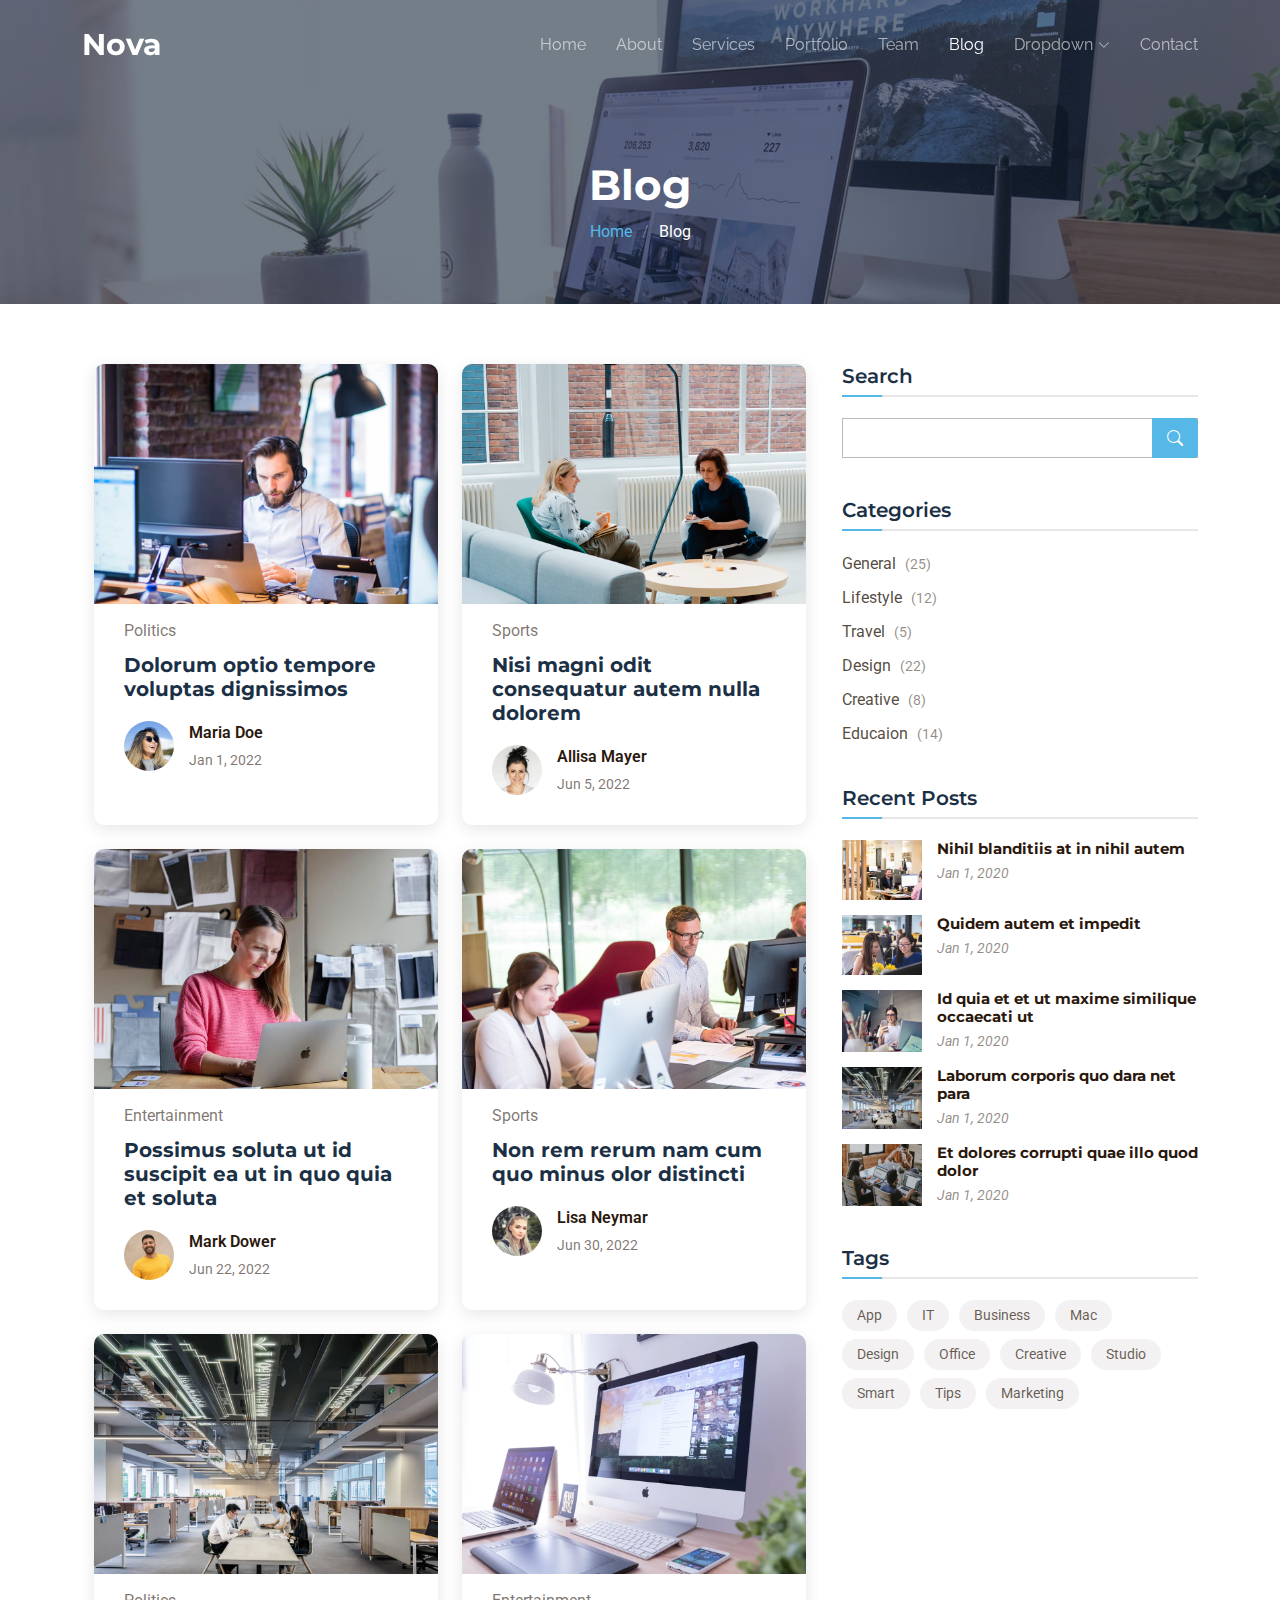
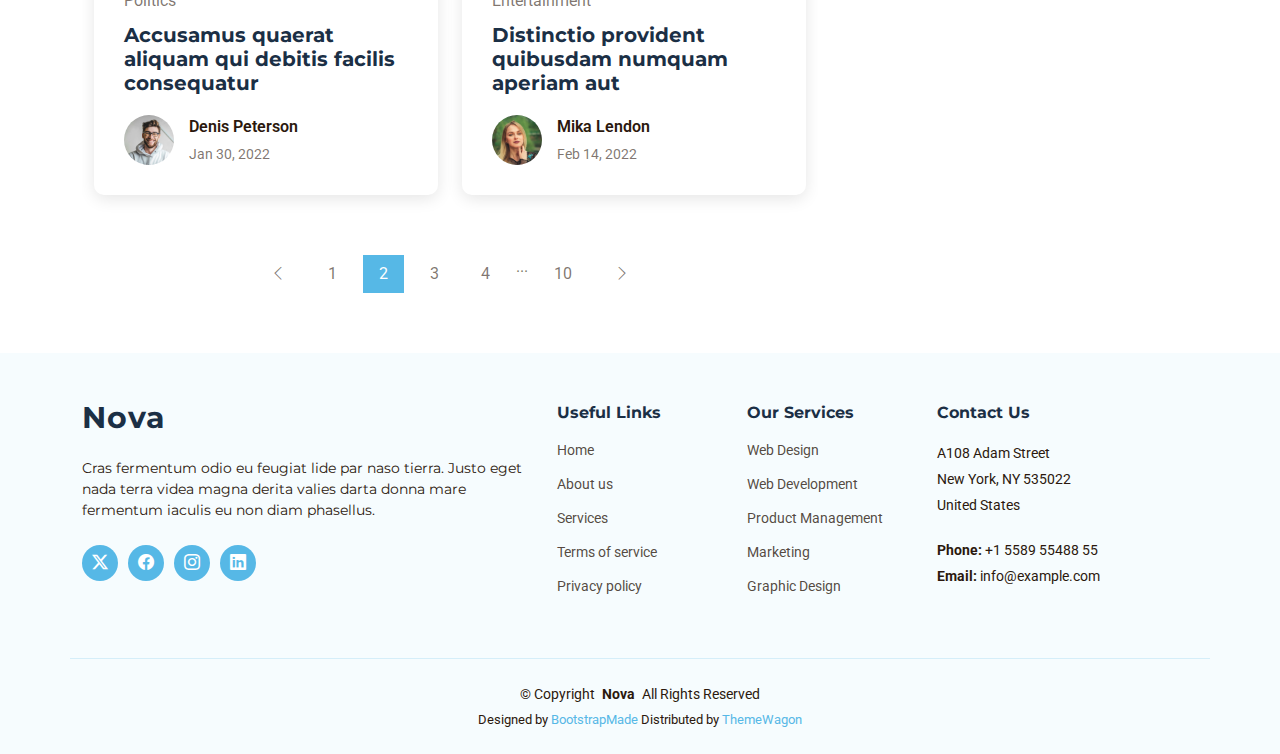
<file: blog.html>
<!DOCTYPE html>
<html lang="en">

<head>
  <meta charset="utf-8">
  <meta content="width=device-width, initial-scale=1.0" name="viewport">
  <title>Blog - Nova Bootstrap Template</title>
  <meta name="description" content="">
  <meta name="keywords" content="">

  <!-- Favicons -->
  <link href="assets/img/favicon.png" rel="icon">
  <link href="assets/img/apple-touch-icon.png" rel="apple-touch-icon">

  <!-- Fonts -->
  <link href="https://fonts.googleapis.com" rel="preconnect">
  <link href="https://fonts.gstatic.com" rel="preconnect" crossorigin>
  <link href="https://fonts.googleapis.com/css2?family=Roboto:ital,wght@0,100;0,300;0,400;0,500;0,700;0,900;1,100;1,300;1,400;1,500;1,700;1,900&family=Montserrat:ital,wght@0,100;0,200;0,300;0,400;0,500;0,600;0,700;0,800;0,900;1,100;1,200;1,300;1,400;1,500;1,600;1,700;1,800;1,900&family=Raleway:ital,wght@0,100;0,200;0,300;0,400;0,500;0,600;0,700;0,800;0,900;1,100;1,200;1,300;1,400;1,500;1,600;1,700;1,800;1,900&display=swap" rel="stylesheet">

  <!-- Vendor CSS Files -->
  <link href="assets/vendor/bootstrap/css/bootstrap.min.css" rel="stylesheet">
  <link href="assets/vendor/bootstrap-icons/bootstrap-icons.css" rel="stylesheet">
  <link href="assets/vendor/aos/aos.css" rel="stylesheet">
  <link href="assets/vendor/glightbox/css/glightbox.min.css" rel="stylesheet">
  <link href="assets/vendor/swiper/swiper-bundle.min.css" rel="stylesheet">

  <!-- Main CSS File -->
  <link href="assets/css/main.css" rel="stylesheet">

  <!-- =======================================================
  * Template Name: Nova
  * Template URL: https://bootstrapmade.com/nova-bootstrap-business-template/
  * Updated: Aug 07 2024 with Bootstrap v5.3.3
  * Author: BootstrapMade.com
  * License: https://bootstrapmade.com/license/
  ======================================================== -->
</head>

<body class="blog-page">

  <header id="header" class="header d-flex align-items-center fixed-top">
    <div class="container-fluid container-xl position-relative d-flex align-items-center justify-content-between">

      <a href="index.html" class="logo d-flex align-items-center">
        <!-- Uncomment the line below if you also wish to use an image logo -->
        <!-- <img src="assets/img/logo.png" alt=""> -->
        <h1 class="sitename">Nova</h1>
      </a>

      <nav id="navmenu" class="navmenu">
        <ul>
          <li><a href="index.html">Home<br></a></li>
          <li><a href="about.html">About</a></li>
          <li><a href="services.html">Services</a></li>
          <li><a href="portfolio.html">Portfolio</a></li>
          <li><a href="team.html">Team</a></li>
          <li><a href="blog.html" class="active">Blog</a></li>
          <li class="dropdown"><a href="#"><span>Dropdown</span> <i class="bi bi-chevron-down toggle-dropdown"></i></a>
            <ul>
              <li><a href="#">Dropdown 1</a></li>
              <li class="dropdown"><a href="#"><span>Deep Dropdown</span> <i class="bi bi-chevron-down toggle-dropdown"></i></a>
                <ul>
                  <li><a href="#">Deep Dropdown 1</a></li>
                  <li><a href="#">Deep Dropdown 2</a></li>
                  <li><a href="#">Deep Dropdown 3</a></li>
                  <li><a href="#">Deep Dropdown 4</a></li>
                  <li><a href="#">Deep Dropdown 5</a></li>
                </ul>
              </li>
              <li><a href="#">Dropdown 2</a></li>
              <li><a href="#">Dropdown 3</a></li>
              <li><a href="#">Dropdown 4</a></li>
            </ul>
          </li>
          <li><a href="contact.html">Contact</a></li>
        </ul>
        <i class="mobile-nav-toggle d-xl-none bi bi-list"></i>
      </nav>

    </div>
  </header>

  <main class="main">

    <!-- Page Title -->
    <div class="page-title dark-background" data-aos="fade" style="background-image: url(assets/img/blog-page-title-bg.jpg);">
      <div class="container">
        <h1>Blog</h1>
        <nav class="breadcrumbs">
          <ol>
            <li><a href="index.html">Home</a></li>
            <li class="current">Blog</li>
          </ol>
        </nav>
      </div>
    </div><!-- End Page Title -->

    <div class="container">
      <div class="row">

        <div class="col-lg-8">

          <!-- Blog Posts Section -->
          <section id="blog-posts" class="blog-posts section">

            <div class="container">
              <div class="row gy-4">

                <div class="col-lg-6">
                  <article>

                    <div class="post-img">
                      <img src="assets/img/blog/blog-1.jpg" alt="" class="img-fluid">
                    </div>

                    <p class="post-category">Politics</p>

                    <h2 class="title">
                      <a href="blog-details.html">Dolorum optio tempore voluptas dignissimos</a>
                    </h2>

                    <div class="d-flex align-items-center">
                      <img src="assets/img/blog/blog-author.jpg" alt="" class="img-fluid post-author-img flex-shrink-0">
                      <div class="post-meta">
                        <p class="post-author">Maria Doe</p>
                        <p class="post-date">
                          <time datetime="2022-01-01">Jan 1, 2022</time>
                        </p>
                      </div>
                    </div>

                  </article>
                </div><!-- End post list item -->

                <div class="col-lg-6">
                  <article>

                    <div class="post-img">
                      <img src="assets/img/blog/blog-2.jpg" alt="" class="img-fluid">
                    </div>

                    <p class="post-category">Sports</p>

                    <h2 class="title">
                      <a href="blog-details.html">Nisi magni odit consequatur autem nulla dolorem</a>
                    </h2>

                    <div class="d-flex align-items-center">
                      <img src="assets/img/blog/blog-author-2.jpg" alt="" class="img-fluid post-author-img flex-shrink-0">
                      <div class="post-meta">
                        <p class="post-author">Allisa Mayer</p>
                        <p class="post-date">
                          <time datetime="2022-01-01">Jun 5, 2022</time>
                        </p>
                      </div>
                    </div>

                  </article>
                </div><!-- End post list item -->

                <div class="col-lg-6">
                  <article>

                    <div class="post-img">
                      <img src="assets/img/blog/blog-3.jpg" alt="" class="img-fluid">
                    </div>

                    <p class="post-category">Entertainment</p>

                    <h2 class="title">
                      <a href="blog-details.html">Possimus soluta ut id suscipit ea ut in quo quia et soluta</a>
                    </h2>

                    <div class="d-flex align-items-center">
                      <img src="assets/img/blog/blog-author-3.jpg" alt="" class="img-fluid post-author-img flex-shrink-0">
                      <div class="post-meta">
                        <p class="post-author">Mark Dower</p>
                        <p class="post-date">
                          <time datetime="2022-01-01">Jun 22, 2022</time>
                        </p>
                      </div>
                    </div>

                  </article>
                </div><!-- End post list item -->

                <div class="col-lg-6">
                  <article>

                    <div class="post-img">
                      <img src="assets/img/blog/blog-4.jpg" alt="" class="img-fluid">
                    </div>

                    <p class="post-category">Sports</p>

                    <h2 class="title">
                      <a href="blog-details.html">Non rem rerum nam cum quo minus olor distincti</a>
                    </h2>

                    <div class="d-flex align-items-center">
                      <img src="assets/img/blog/blog-author-4.jpg" alt="" class="img-fluid post-author-img flex-shrink-0">
                      <div class="post-meta">
                        <p class="post-author">Lisa Neymar</p>
                        <p class="post-date">
                          <time datetime="2022-01-01">Jun 30, 2022</time>
                        </p>
                      </div>
                    </div>

                  </article>
                </div><!-- End post list item -->

                <div class="col-lg-6">
                  <article>

                    <div class="post-img">
                      <img src="assets/img/blog/blog-5.jpg" alt="" class="img-fluid">
                    </div>

                    <p class="post-category">Politics</p>

                    <h2 class="title">
                      <a href="blog-details.html">Accusamus quaerat aliquam qui debitis facilis consequatur</a>
                    </h2>

                    <div class="d-flex align-items-center">
                      <img src="assets/img/blog/blog-author-5.jpg" alt="" class="img-fluid post-author-img flex-shrink-0">
                      <div class="post-meta">
                        <p class="post-author">Denis Peterson</p>
                        <p class="post-date">
                          <time datetime="2022-01-01">Jan 30, 2022</time>
                        </p>
                      </div>
                    </div>

                  </article>
                </div><!-- End post list item -->

                <div class="col-lg-6">
                  <article>

                    <div class="post-img">
                      <img src="assets/img/blog/blog-6.jpg" alt="" class="img-fluid">
                    </div>

                    <p class="post-category">Entertainment</p>

                    <h2 class="title">
                      <a href="blog-details.html">Distinctio provident quibusdam numquam aperiam aut</a>
                    </h2>

                    <div class="d-flex align-items-center">
                      <img src="assets/img/blog/blog-author-6.jpg" alt="" class="img-fluid post-author-img flex-shrink-0">
                      <div class="post-meta">
                        <p class="post-author">Mika Lendon</p>
                        <p class="post-date">
                          <time datetime="2022-01-01">Feb 14, 2022</time>
                        </p>
                      </div>
                    </div>

                  </article>
                </div><!-- End post list item -->

              </div>
            </div>

          </section><!-- /Blog Posts Section -->

          <!-- Blog Pagination Section -->
          <section id="blog-pagination" class="blog-pagination section">

            <div class="container">
              <div class="d-flex justify-content-center">
                <ul>
                  <li><a href="#"><i class="bi bi-chevron-left"></i></a></li>
                  <li><a href="#">1</a></li>
                  <li><a href="#" class="active">2</a></li>
                  <li><a href="#">3</a></li>
                  <li><a href="#">4</a></li>
                  <li>...</li>
                  <li><a href="#">10</a></li>
                  <li><a href="#"><i class="bi bi-chevron-right"></i></a></li>
                </ul>
              </div>
            </div>

          </section><!-- /Blog Pagination Section -->

        </div>

        <div class="col-lg-4 sidebar">

          <div class="widgets-container">

            <!-- Search Widget -->
            <div class="search-widget widget-item">

              <h3 class="widget-title">Search</h3>
              <form action="">
                <input type="text">
                <button type="submit" title="Search"><i class="bi bi-search"></i></button>
              </form>

            </div><!--/Search Widget -->

            <!-- Categories Widget -->
            <div class="categories-widget widget-item">

              <h3 class="widget-title">Categories</h3>
              <ul class="mt-3">
                <li><a href="#">General <span>(25)</span></a></li>
                <li><a href="#">Lifestyle <span>(12)</span></a></li>
                <li><a href="#">Travel <span>(5)</span></a></li>
                <li><a href="#">Design <span>(22)</span></a></li>
                <li><a href="#">Creative <span>(8)</span></a></li>
                <li><a href="#">Educaion <span>(14)</span></a></li>
              </ul>

            </div><!--/Categories Widget -->

            <!-- Recent Posts Widget -->
            <div class="recent-posts-widget widget-item">

              <h3 class="widget-title">Recent Posts</h3>

              <div class="post-item">
                <img src="assets/img/blog/blog-recent-1.jpg" alt="" class="flex-shrink-0">
                <div>
                  <h4><a href="blog-details.html">Nihil blanditiis at in nihil autem</a></h4>
                  <time datetime="2020-01-01">Jan 1, 2020</time>
                </div>
              </div><!-- End recent post item-->

              <div class="post-item">
                <img src="assets/img/blog/blog-recent-2.jpg" alt="" class="flex-shrink-0">
                <div>
                  <h4><a href="blog-details.html">Quidem autem et impedit</a></h4>
                  <time datetime="2020-01-01">Jan 1, 2020</time>
                </div>
              </div><!-- End recent post item-->

              <div class="post-item">
                <img src="assets/img/blog/blog-recent-3.jpg" alt="" class="flex-shrink-0">
                <div>
                  <h4><a href="blog-details.html">Id quia et et ut maxime similique occaecati ut</a></h4>
                  <time datetime="2020-01-01">Jan 1, 2020</time>
                </div>
              </div><!-- End recent post item-->

              <div class="post-item">
                <img src="assets/img/blog/blog-recent-4.jpg" alt="" class="flex-shrink-0">
                <div>
                  <h4><a href="blog-details.html">Laborum corporis quo dara net para</a></h4>
                  <time datetime="2020-01-01">Jan 1, 2020</time>
                </div>
              </div><!-- End recent post item-->

              <div class="post-item">
                <img src="assets/img/blog/blog-recent-5.jpg" alt="" class="flex-shrink-0">
                <div>
                  <h4><a href="blog-details.html">Et dolores corrupti quae illo quod dolor</a></h4>
                  <time datetime="2020-01-01">Jan 1, 2020</time>
                </div>
              </div><!-- End recent post item-->

            </div><!--/Recent Posts Widget -->

            <!-- Tags Widget -->
            <div class="tags-widget widget-item">

              <h3 class="widget-title">Tags</h3>
              <ul>
                <li><a href="#">App</a></li>
                <li><a href="#">IT</a></li>
                <li><a href="#">Business</a></li>
                <li><a href="#">Mac</a></li>
                <li><a href="#">Design</a></li>
                <li><a href="#">Office</a></li>
                <li><a href="#">Creative</a></li>
                <li><a href="#">Studio</a></li>
                <li><a href="#">Smart</a></li>
                <li><a href="#">Tips</a></li>
                <li><a href="#">Marketing</a></li>
              </ul>

            </div><!--/Tags Widget -->

          </div>

        </div>

      </div>
    </div>

  </main>

  <footer id="footer" class="footer light-background">

    <div class="footer-top">
      <div class="container">
        <div class="row gy-4">
          <div class="col-lg-5 col-md-12 footer-about">
            <a href="index.html" class="logo d-flex align-items-center">
              <span class="sitename">Nova</span>
            </a>
            <p>Cras fermentum odio eu feugiat lide par naso tierra. Justo eget nada terra videa magna derita valies darta donna mare fermentum iaculis eu non diam phasellus.</p>
            <div class="social-links d-flex mt-4">
              <a href=""><i class="bi bi-twitter-x"></i></a>
              <a href=""><i class="bi bi-facebook"></i></a>
              <a href=""><i class="bi bi-instagram"></i></a>
              <a href=""><i class="bi bi-linkedin"></i></a>
            </div>
          </div>

          <div class="col-lg-2 col-6 footer-links">
            <h4>Useful Links</h4>
            <ul>
              <li><a href="#">Home</a></li>
              <li><a href="#">About us</a></li>
              <li><a href="#">Services</a></li>
              <li><a href="#">Terms of service</a></li>
              <li><a href="#">Privacy policy</a></li>
            </ul>
          </div>

          <div class="col-lg-2 col-6 footer-links">
            <h4>Our Services</h4>
            <ul>
              <li><a href="#">Web Design</a></li>
              <li><a href="#">Web Development</a></li>
              <li><a href="#">Product Management</a></li>
              <li><a href="#">Marketing</a></li>
              <li><a href="#">Graphic Design</a></li>
            </ul>
          </div>

          <div class="col-lg-3 col-md-12 footer-contact text-center text-md-start">
            <h4>Contact Us</h4>
            <p>A108 Adam Street</p>
            <p>New York, NY 535022</p>
            <p>United States</p>
            <p class="mt-4"><strong>Phone:</strong> <span>+1 5589 55488 55</span></p>
            <p><strong>Email:</strong> <span>info@example.com</span></p>
          </div>

        </div>
      </div>
    </div>

    <div class="container copyright text-center">
      <p>© <span>Copyright</span> <strong class="px-1 sitename">Nova</strong> <span>All Rights Reserved</span></p>
      <div class="credits">
        <!-- All the links in the footer should remain intact. -->
        <!-- You can delete the links only if you've purchased the pro version. -->
        <!-- Licensing information: https://bootstrapmade.com/license/ -->
        <!-- Purchase the pro version with working PHP/AJAX contact form: [buy-url] -->
        Designed by <a href="https://bootstrapmade.com/">BootstrapMade</a> Distributed by <a href="https://themewagon.com">ThemeWagon</a>
      </div>
    </div>

  </footer>

  <!-- Scroll Top -->
  <a href="#" id="scroll-top" class="scroll-top d-flex align-items-center justify-content-center"><i class="bi bi-arrow-up-short"></i></a>

  <!-- Preloader -->
  <div id="preloader"></div>

  <!-- Vendor JS Files -->
  <script src="assets/vendor/bootstrap/js/bootstrap.bundle.min.js"></script>
  <script src="assets/vendor/php-email-form/validate.js"></script>
  <script src="assets/vendor/aos/aos.js"></script>
  <script src="assets/vendor/glightbox/js/glightbox.min.js"></script>
  <script src="assets/vendor/swiper/swiper-bundle.min.js"></script>
  <script src="assets/vendor/imagesloaded/imagesloaded.pkgd.min.js"></script>
  <script src="assets/vendor/isotope-layout/isotope.pkgd.min.js"></script>

  <!-- Main JS File -->
  <script src="assets/js/main.js"></script>

</body>

</html>
</file>
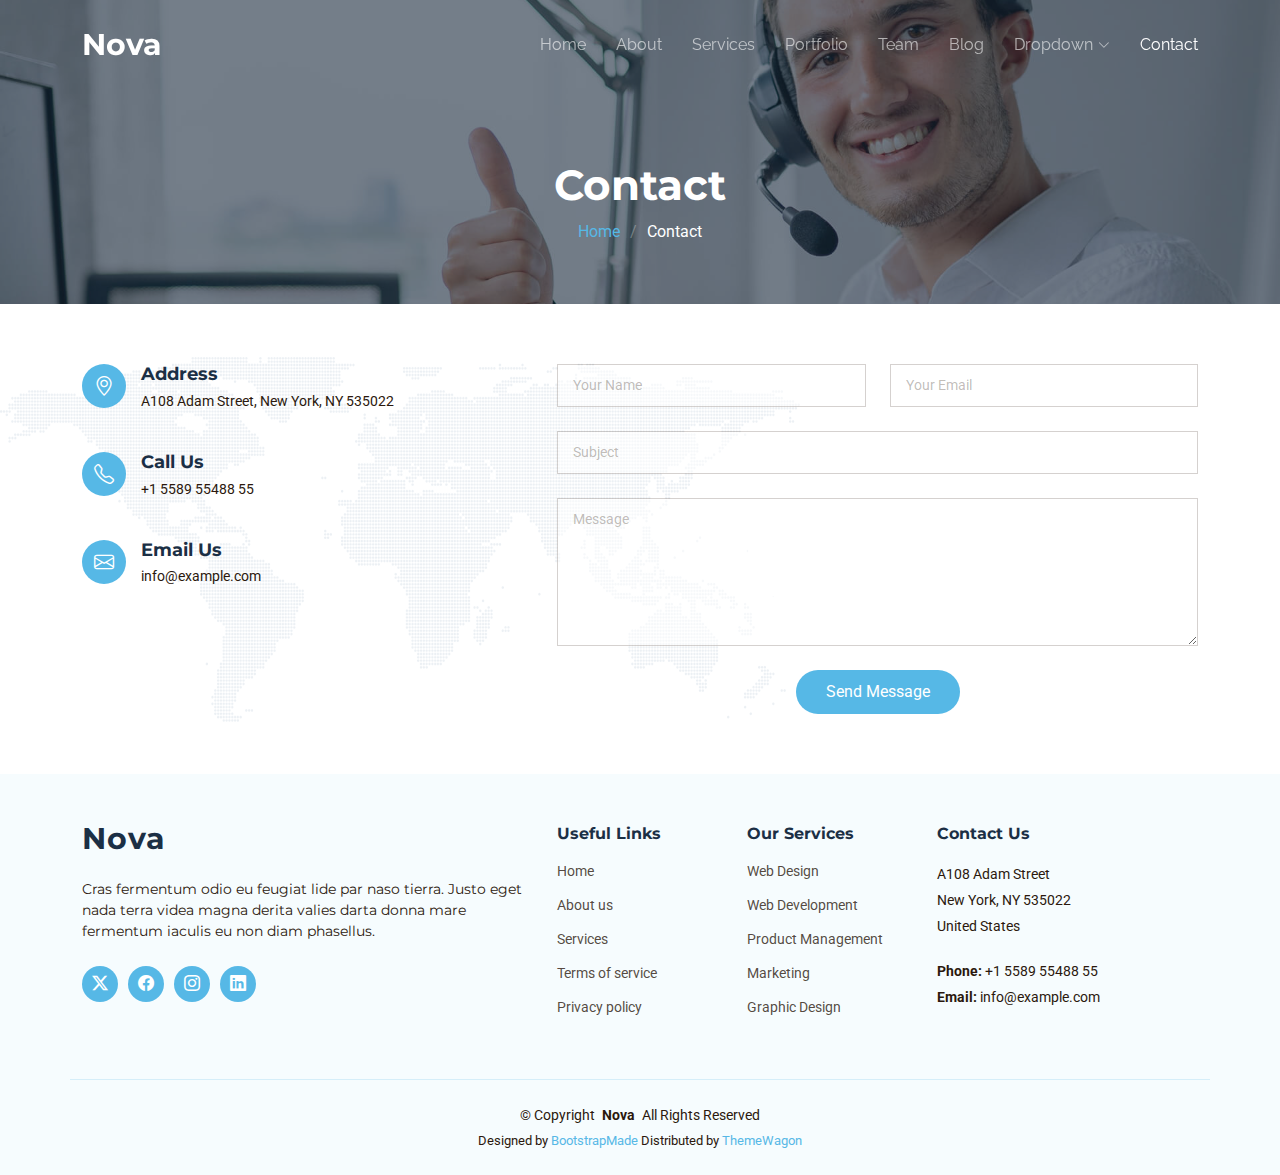
<file: contact.html>
<!DOCTYPE html>
<html lang="en">

<head>
  <meta charset="utf-8">
  <meta content="width=device-width, initial-scale=1.0" name="viewport">
  <title>Contact - Nova Bootstrap Template</title>
  <meta name="description" content="">
  <meta name="keywords" content="">

  <!-- Favicons -->
  <link href="assets/img/favicon.png" rel="icon">
  <link href="assets/img/apple-touch-icon.png" rel="apple-touch-icon">

  <!-- Fonts -->
  <link href="https://fonts.googleapis.com" rel="preconnect">
  <link href="https://fonts.gstatic.com" rel="preconnect" crossorigin>
  <link href="https://fonts.googleapis.com/css2?family=Roboto:ital,wght@0,100;0,300;0,400;0,500;0,700;0,900;1,100;1,300;1,400;1,500;1,700;1,900&family=Montserrat:ital,wght@0,100;0,200;0,300;0,400;0,500;0,600;0,700;0,800;0,900;1,100;1,200;1,300;1,400;1,500;1,600;1,700;1,800;1,900&family=Raleway:ital,wght@0,100;0,200;0,300;0,400;0,500;0,600;0,700;0,800;0,900;1,100;1,200;1,300;1,400;1,500;1,600;1,700;1,800;1,900&display=swap" rel="stylesheet">

  <!-- Vendor CSS Files -->
  <link href="assets/vendor/bootstrap/css/bootstrap.min.css" rel="stylesheet">
  <link href="assets/vendor/bootstrap-icons/bootstrap-icons.css" rel="stylesheet">
  <link href="assets/vendor/aos/aos.css" rel="stylesheet">
  <link href="assets/vendor/glightbox/css/glightbox.min.css" rel="stylesheet">
  <link href="assets/vendor/swiper/swiper-bundle.min.css" rel="stylesheet">

  <!-- Main CSS File -->
  <link href="assets/css/main.css" rel="stylesheet">

  <!-- =======================================================
  * Template Name: Nova
  * Template URL: https://bootstrapmade.com/nova-bootstrap-business-template/
  * Updated: Aug 07 2024 with Bootstrap v5.3.3
  * Author: BootstrapMade.com
  * License: https://bootstrapmade.com/license/
  ======================================================== -->
</head>

<body class="contact-page">

  <header id="header" class="header d-flex align-items-center fixed-top">
    <div class="container-fluid container-xl position-relative d-flex align-items-center justify-content-between">

      <a href="index.html" class="logo d-flex align-items-center">
        <!-- Uncomment the line below if you also wish to use an image logo -->
        <!-- <img src="assets/img/logo.png" alt=""> -->
        <h1 class="sitename">Nova</h1>
      </a>

      <nav id="navmenu" class="navmenu">
        <ul>
          <li><a href="index.html">Home<br></a></li>
          <li><a href="about.html">About</a></li>
          <li><a href="services.html">Services</a></li>
          <li><a href="portfolio.html">Portfolio</a></li>
          <li><a href="team.html">Team</a></li>
          <li><a href="blog.html">Blog</a></li>
          <li class="dropdown"><a href="#"><span>Dropdown</span> <i class="bi bi-chevron-down toggle-dropdown"></i></a>
            <ul>
              <li><a href="#">Dropdown 1</a></li>
              <li class="dropdown"><a href="#"><span>Deep Dropdown</span> <i class="bi bi-chevron-down toggle-dropdown"></i></a>
                <ul>
                  <li><a href="#">Deep Dropdown 1</a></li>
                  <li><a href="#">Deep Dropdown 2</a></li>
                  <li><a href="#">Deep Dropdown 3</a></li>
                  <li><a href="#">Deep Dropdown 4</a></li>
                  <li><a href="#">Deep Dropdown 5</a></li>
                </ul>
              </li>
              <li><a href="#">Dropdown 2</a></li>
              <li><a href="#">Dropdown 3</a></li>
              <li><a href="#">Dropdown 4</a></li>
            </ul>
          </li>
          <li><a href="contact.html" class="active">Contact</a></li>
        </ul>
        <i class="mobile-nav-toggle d-xl-none bi bi-list"></i>
      </nav>

    </div>
  </header>

  <main class="main">

    <!-- Page Title -->
    <div class="page-title dark-background" data-aos="fade" style="background-image: url(assets/img/contact-page-title-bg.jpg);">
      <div class="container">
        <h1>Contact</h1>
        <nav class="breadcrumbs">
          <ol>
            <li><a href="index.html">Home</a></li>
            <li class="current">Contact</li>
          </ol>
        </nav>
      </div>
    </div><!-- End Page Title -->

    <!-- Contact Section -->
    <section id="contact" class="contact section">

      <div class="container position-relative" data-aos="fade-up" data-aos-delay="100">

        <div class="row gy-4">

          <div class="col-lg-5">
            <div class="info-item d-flex" data-aos="fade-up" data-aos-delay="200">
              <i class="bi bi-geo-alt flex-shrink-0"></i>
              <div>
                <h3>Address</h3>
                <p>A108 Adam Street, New York, NY 535022</p>
              </div>
            </div><!-- End Info Item -->

            <div class="info-item d-flex" data-aos="fade-up" data-aos-delay="300">
              <i class="bi bi-telephone flex-shrink-0"></i>
              <div>
                <h3>Call Us</h3>
                <p>+1 5589 55488 55</p>
              </div>
            </div><!-- End Info Item -->

            <div class="info-item d-flex" data-aos="fade-up" data-aos-delay="400">
              <i class="bi bi-envelope flex-shrink-0"></i>
              <div>
                <h3>Email Us</h3>
                <p>info@example.com</p>
              </div>
            </div><!-- End Info Item -->

          </div>

          <div class="col-lg-7">
            <form action="forms/contact.php" method="post" class="php-email-form" data-aos="fade-up" data-aos-delay="500">
              <div class="row gy-4">

                <div class="col-md-6">
                  <input type="text" name="name" class="form-control" placeholder="Your Name" required="">
                </div>

                <div class="col-md-6 ">
                  <input type="email" class="form-control" name="email" placeholder="Your Email" required="">
                </div>

                <div class="col-md-12">
                  <input type="text" class="form-control" name="subject" placeholder="Subject" required="">
                </div>

                <div class="col-md-12">
                  <textarea class="form-control" name="message" rows="6" placeholder="Message" required=""></textarea>
                </div>

                <div class="col-md-12 text-center">
                  <div class="loading">Loading</div>
                  <div class="error-message"></div>
                  <div class="sent-message">Your message has been sent. Thank you!</div>

                  <button type="submit">Send Message</button>
                </div>

              </div>
            </form>
          </div><!-- End Contact Form -->

        </div>

      </div>

    </section><!-- /Contact Section -->

  </main>

  <footer id="footer" class="footer light-background">

    <div class="footer-top">
      <div class="container">
        <div class="row gy-4">
          <div class="col-lg-5 col-md-12 footer-about">
            <a href="index.html" class="logo d-flex align-items-center">
              <span class="sitename">Nova</span>
            </a>
            <p>Cras fermentum odio eu feugiat lide par naso tierra. Justo eget nada terra videa magna derita valies darta donna mare fermentum iaculis eu non diam phasellus.</p>
            <div class="social-links d-flex mt-4">
              <a href=""><i class="bi bi-twitter-x"></i></a>
              <a href=""><i class="bi bi-facebook"></i></a>
              <a href=""><i class="bi bi-instagram"></i></a>
              <a href=""><i class="bi bi-linkedin"></i></a>
            </div>
          </div>

          <div class="col-lg-2 col-6 footer-links">
            <h4>Useful Links</h4>
            <ul>
              <li><a href="#">Home</a></li>
              <li><a href="#">About us</a></li>
              <li><a href="#">Services</a></li>
              <li><a href="#">Terms of service</a></li>
              <li><a href="#">Privacy policy</a></li>
            </ul>
          </div>

          <div class="col-lg-2 col-6 footer-links">
            <h4>Our Services</h4>
            <ul>
              <li><a href="#">Web Design</a></li>
              <li><a href="#">Web Development</a></li>
              <li><a href="#">Product Management</a></li>
              <li><a href="#">Marketing</a></li>
              <li><a href="#">Graphic Design</a></li>
            </ul>
          </div>

          <div class="col-lg-3 col-md-12 footer-contact text-center text-md-start">
            <h4>Contact Us</h4>
            <p>A108 Adam Street</p>
            <p>New York, NY 535022</p>
            <p>United States</p>
            <p class="mt-4"><strong>Phone:</strong> <span>+1 5589 55488 55</span></p>
            <p><strong>Email:</strong> <span>info@example.com</span></p>
          </div>

        </div>
      </div>
    </div>

    <div class="container copyright text-center">
      <p>© <span>Copyright</span> <strong class="px-1 sitename">Nova</strong> <span>All Rights Reserved</span></p>
      <div class="credits">
        <!-- All the links in the footer should remain intact. -->
        <!-- You can delete the links only if you've purchased the pro version. -->
        <!-- Licensing information: https://bootstrapmade.com/license/ -->
        <!-- Purchase the pro version with working PHP/AJAX contact form: [buy-url] -->
        Designed by <a href="https://bootstrapmade.com/">BootstrapMade</a> Distributed by <a href="https://themewagon.com">ThemeWagon</a>
      </div>
    </div>

  </footer>

  <!-- Scroll Top -->
  <a href="#" id="scroll-top" class="scroll-top d-flex align-items-center justify-content-center"><i class="bi bi-arrow-up-short"></i></a>

  <!-- Preloader -->
  <div id="preloader"></div>

  <!-- Vendor JS Files -->
  <script src="assets/vendor/bootstrap/js/bootstrap.bundle.min.js"></script>
  <script src="assets/vendor/php-email-form/validate.js"></script>
  <script src="assets/vendor/aos/aos.js"></script>
  <script src="assets/vendor/glightbox/js/glightbox.min.js"></script>
  <script src="assets/vendor/swiper/swiper-bundle.min.js"></script>
  <script src="assets/vendor/imagesloaded/imagesloaded.pkgd.min.js"></script>
  <script src="assets/vendor/isotope-layout/isotope.pkgd.min.js"></script>

  <!-- Main JS File -->
  <script src="assets/js/main.js"></script>

</body>

</html>
</file>
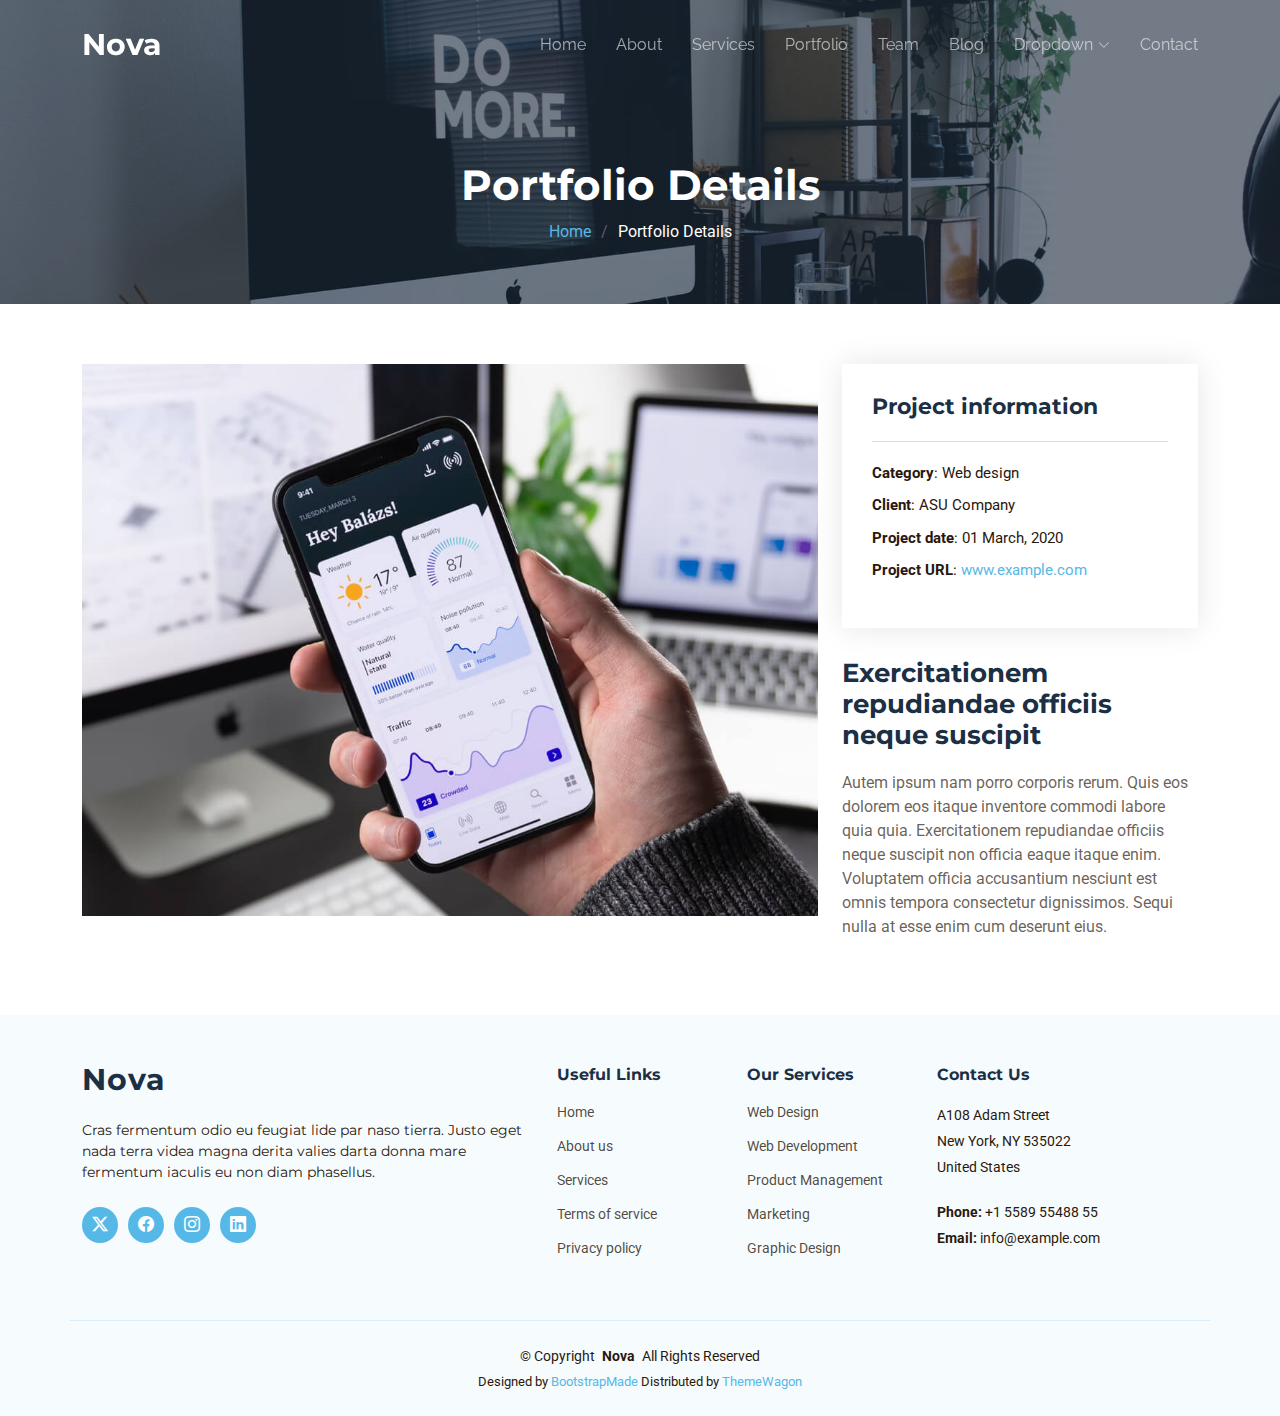
<file: portfolio-details.html>
<!DOCTYPE html>
<html lang="en">

<head>
  <meta charset="utf-8">
  <meta content="width=device-width, initial-scale=1.0" name="viewport">
  <title>Portfolio Details - Nova Bootstrap Template</title>
  <meta name="description" content="">
  <meta name="keywords" content="">

  <!-- Favicons -->
  <link href="assets/img/favicon.png" rel="icon">
  <link href="assets/img/apple-touch-icon.png" rel="apple-touch-icon">

  <!-- Fonts -->
  <link href="https://fonts.googleapis.com" rel="preconnect">
  <link href="https://fonts.gstatic.com" rel="preconnect" crossorigin>
  <link href="https://fonts.googleapis.com/css2?family=Roboto:ital,wght@0,100;0,300;0,400;0,500;0,700;0,900;1,100;1,300;1,400;1,500;1,700;1,900&family=Montserrat:ital,wght@0,100;0,200;0,300;0,400;0,500;0,600;0,700;0,800;0,900;1,100;1,200;1,300;1,400;1,500;1,600;1,700;1,800;1,900&family=Raleway:ital,wght@0,100;0,200;0,300;0,400;0,500;0,600;0,700;0,800;0,900;1,100;1,200;1,300;1,400;1,500;1,600;1,700;1,800;1,900&display=swap" rel="stylesheet">

  <!-- Vendor CSS Files -->
  <link href="assets/vendor/bootstrap/css/bootstrap.min.css" rel="stylesheet">
  <link href="assets/vendor/bootstrap-icons/bootstrap-icons.css" rel="stylesheet">
  <link href="assets/vendor/aos/aos.css" rel="stylesheet">
  <link href="assets/vendor/glightbox/css/glightbox.min.css" rel="stylesheet">
  <link href="assets/vendor/swiper/swiper-bundle.min.css" rel="stylesheet">

  <!-- Main CSS File -->
  <link href="assets/css/main.css" rel="stylesheet">

  <!-- =======================================================
  * Template Name: Nova
  * Template URL: https://bootstrapmade.com/nova-bootstrap-business-template/
  * Updated: Aug 07 2024 with Bootstrap v5.3.3
  * Author: BootstrapMade.com
  * License: https://bootstrapmade.com/license/
  ======================================================== -->
</head>

<body class="portfolio-details-page">

  <header id="header" class="header d-flex align-items-center fixed-top">
    <div class="container-fluid container-xl position-relative d-flex align-items-center justify-content-between">

      <a href="index.html" class="logo d-flex align-items-center">
        <!-- Uncomment the line below if you also wish to use an image logo -->
        <!-- <img src="assets/img/logo.png" alt=""> -->
        <h1 class="sitename">Nova</h1>
      </a>

      <nav id="navmenu" class="navmenu">
        <ul>
          <li><a href="index.html">Home<br></a></li>
          <li><a href="about.html">About</a></li>
          <li><a href="services.html">Services</a></li>
          <li><a href="portfolio.html">Portfolio</a></li>
          <li><a href="team.html">Team</a></li>
          <li><a href="blog.html">Blog</a></li>
          <li class="dropdown"><a href="#"><span>Dropdown</span> <i class="bi bi-chevron-down toggle-dropdown"></i></a>
            <ul>
              <li><a href="#">Dropdown 1</a></li>
              <li class="dropdown"><a href="#"><span>Deep Dropdown</span> <i class="bi bi-chevron-down toggle-dropdown"></i></a>
                <ul>
                  <li><a href="#">Deep Dropdown 1</a></li>
                  <li><a href="#">Deep Dropdown 2</a></li>
                  <li><a href="#">Deep Dropdown 3</a></li>
                  <li><a href="#">Deep Dropdown 4</a></li>
                  <li><a href="#">Deep Dropdown 5</a></li>
                </ul>
              </li>
              <li><a href="#">Dropdown 2</a></li>
              <li><a href="#">Dropdown 3</a></li>
              <li><a href="#">Dropdown 4</a></li>
            </ul>
          </li>
          <li><a href="contact.html">Contact</a></li>
        </ul>
        <i class="mobile-nav-toggle d-xl-none bi bi-list"></i>
      </nav>

    </div>
  </header>

  <main class="main">

    <!-- Page Title -->
    <div class="page-title dark-background" data-aos="fade" style="background-image: url(assets/img/portfolio-page-title-bg.jpg);">
      <div class="container">
        <h1>Portfolio Details</h1>
        <nav class="breadcrumbs">
          <ol>
            <li><a href="index.html">Home</a></li>
            <li class="current">Portfolio Details</li>
          </ol>
        </nav>
      </div>
    </div><!-- End Page Title -->

    <!-- Portfolio Details Section -->
    <section id="portfolio-details" class="portfolio-details section">

      <div class="container" data-aos="fade-up" data-aos-delay="100">

        <div class="row gy-4">

          <div class="col-lg-8">
            <div class="portfolio-details-slider swiper init-swiper">

              <script type="application/json" class="swiper-config">
                {
                  "loop": true,
                  "speed": 600,
                  "autoplay": {
                    "delay": 5000
                  },
                  "slidesPerView": "auto",
                  "pagination": {
                    "el": ".swiper-pagination",
                    "type": "bullets",
                    "clickable": true
                  }
                }
              </script>

              <div class="swiper-wrapper align-items-center">

                <div class="swiper-slide">
                  <img src="assets/img/portfolio/app-1.jpg" alt="">
                </div>

                <div class="swiper-slide">
                  <img src="assets/img/portfolio/product-1.jpg" alt="">
                </div>

                <div class="swiper-slide">
                  <img src="assets/img/portfolio/branding-1.jpg" alt="">
                </div>

                <div class="swiper-slide">
                  <img src="assets/img/portfolio/books-1.jpg" alt="">
                </div>

              </div>
              <div class="swiper-pagination"></div>
            </div>
          </div>

          <div class="col-lg-4">
            <div class="portfolio-info" data-aos="fade-up" data-aos-delay="200">
              <h3>Project information</h3>
              <ul>
                <li><strong>Category</strong>: Web design</li>
                <li><strong>Client</strong>: ASU Company</li>
                <li><strong>Project date</strong>: 01 March, 2020</li>
                <li><strong>Project URL</strong>: <a href="#">www.example.com</a></li>
              </ul>
            </div>
            <div class="portfolio-description" data-aos="fade-up" data-aos-delay="300">
              <h2>Exercitationem repudiandae officiis neque suscipit</h2>
              <p>
                Autem ipsum nam porro corporis rerum. Quis eos dolorem eos itaque inventore commodi labore quia quia. Exercitationem repudiandae officiis neque suscipit non officia eaque itaque enim. Voluptatem officia accusantium nesciunt est omnis tempora consectetur dignissimos. Sequi nulla at esse enim cum deserunt eius.
              </p>
            </div>
          </div>

        </div>

      </div>

    </section><!-- /Portfolio Details Section -->

  </main>

  <footer id="footer" class="footer light-background">

    <div class="footer-top">
      <div class="container">
        <div class="row gy-4">
          <div class="col-lg-5 col-md-12 footer-about">
            <a href="index.html" class="logo d-flex align-items-center">
              <span class="sitename">Nova</span>
            </a>
            <p>Cras fermentum odio eu feugiat lide par naso tierra. Justo eget nada terra videa magna derita valies darta donna mare fermentum iaculis eu non diam phasellus.</p>
            <div class="social-links d-flex mt-4">
              <a href=""><i class="bi bi-twitter-x"></i></a>
              <a href=""><i class="bi bi-facebook"></i></a>
              <a href=""><i class="bi bi-instagram"></i></a>
              <a href=""><i class="bi bi-linkedin"></i></a>
            </div>
          </div>

          <div class="col-lg-2 col-6 footer-links">
            <h4>Useful Links</h4>
            <ul>
              <li><a href="#">Home</a></li>
              <li><a href="#">About us</a></li>
              <li><a href="#">Services</a></li>
              <li><a href="#">Terms of service</a></li>
              <li><a href="#">Privacy policy</a></li>
            </ul>
          </div>

          <div class="col-lg-2 col-6 footer-links">
            <h4>Our Services</h4>
            <ul>
              <li><a href="#">Web Design</a></li>
              <li><a href="#">Web Development</a></li>
              <li><a href="#">Product Management</a></li>
              <li><a href="#">Marketing</a></li>
              <li><a href="#">Graphic Design</a></li>
            </ul>
          </div>

          <div class="col-lg-3 col-md-12 footer-contact text-center text-md-start">
            <h4>Contact Us</h4>
            <p>A108 Adam Street</p>
            <p>New York, NY 535022</p>
            <p>United States</p>
            <p class="mt-4"><strong>Phone:</strong> <span>+1 5589 55488 55</span></p>
            <p><strong>Email:</strong> <span>info@example.com</span></p>
          </div>

        </div>
      </div>
    </div>

    <div class="container copyright text-center">
      <p>© <span>Copyright</span> <strong class="px-1 sitename">Nova</strong> <span>All Rights Reserved</span></p>
      <div class="credits">
        <!-- All the links in the footer should remain intact. -->
        <!-- You can delete the links only if you've purchased the pro version. -->
        <!-- Licensing information: https://bootstrapmade.com/license/ -->
        <!-- Purchase the pro version with working PHP/AJAX contact form: [buy-url] -->
        Designed by <a href="https://bootstrapmade.com/">BootstrapMade</a> Distributed by <a href="https://themewagon.com">ThemeWagon</a>
      </div>
    </div>

  </footer>

  <!-- Scroll Top -->
  <a href="#" id="scroll-top" class="scroll-top d-flex align-items-center justify-content-center"><i class="bi bi-arrow-up-short"></i></a>

  <!-- Preloader -->
  <div id="preloader"></div>

  <!-- Vendor JS Files -->
  <script src="assets/vendor/bootstrap/js/bootstrap.bundle.min.js"></script>
  <script src="assets/vendor/php-email-form/validate.js"></script>
  <script src="assets/vendor/aos/aos.js"></script>
  <script src="assets/vendor/glightbox/js/glightbox.min.js"></script>
  <script src="assets/vendor/swiper/swiper-bundle.min.js"></script>
  <script src="assets/vendor/imagesloaded/imagesloaded.pkgd.min.js"></script>
  <script src="assets/vendor/isotope-layout/isotope.pkgd.min.js"></script>

  <!-- Main JS File -->
  <script src="assets/js/main.js"></script>

</body>

</html>
</file>
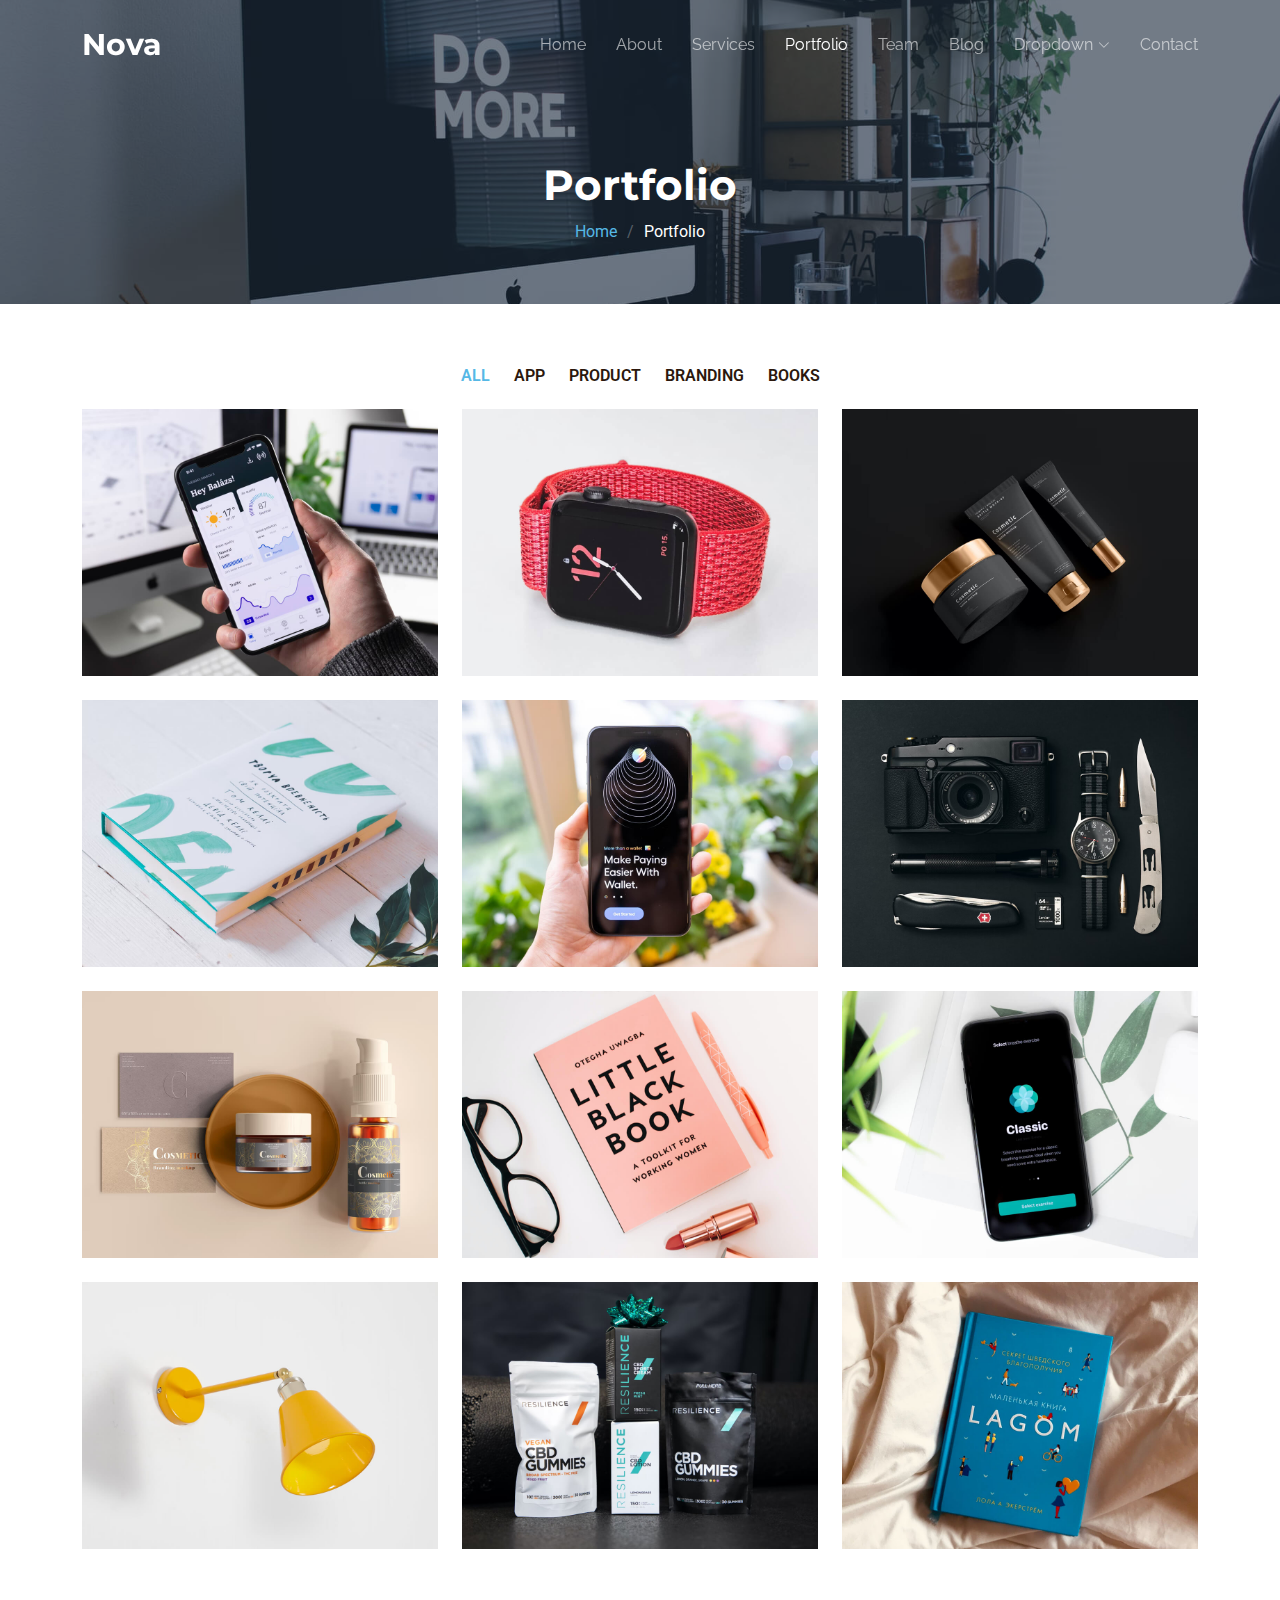
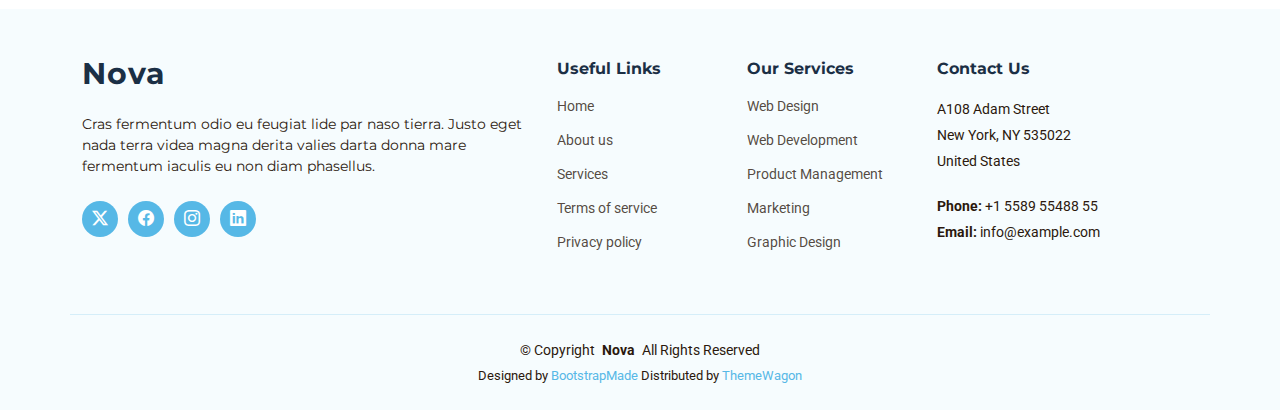
<file: portfolio.html>
<!DOCTYPE html>
<html lang="en">

<head>
  <meta charset="utf-8">
  <meta content="width=device-width, initial-scale=1.0" name="viewport">
  <title>Portfolio - Nova Bootstrap Template</title>
  <meta name="description" content="">
  <meta name="keywords" content="">

  <!-- Favicons -->
  <link href="assets/img/favicon.png" rel="icon">
  <link href="assets/img/apple-touch-icon.png" rel="apple-touch-icon">

  <!-- Fonts -->
  <link href="https://fonts.googleapis.com" rel="preconnect">
  <link href="https://fonts.gstatic.com" rel="preconnect" crossorigin>
  <link href="https://fonts.googleapis.com/css2?family=Roboto:ital,wght@0,100;0,300;0,400;0,500;0,700;0,900;1,100;1,300;1,400;1,500;1,700;1,900&family=Montserrat:ital,wght@0,100;0,200;0,300;0,400;0,500;0,600;0,700;0,800;0,900;1,100;1,200;1,300;1,400;1,500;1,600;1,700;1,800;1,900&family=Raleway:ital,wght@0,100;0,200;0,300;0,400;0,500;0,600;0,700;0,800;0,900;1,100;1,200;1,300;1,400;1,500;1,600;1,700;1,800;1,900&display=swap" rel="stylesheet">

  <!-- Vendor CSS Files -->
  <link href="assets/vendor/bootstrap/css/bootstrap.min.css" rel="stylesheet">
  <link href="assets/vendor/bootstrap-icons/bootstrap-icons.css" rel="stylesheet">
  <link href="assets/vendor/aos/aos.css" rel="stylesheet">
  <link href="assets/vendor/glightbox/css/glightbox.min.css" rel="stylesheet">
  <link href="assets/vendor/swiper/swiper-bundle.min.css" rel="stylesheet">

  <!-- Main CSS File -->
  <link href="assets/css/main.css" rel="stylesheet">

  <!-- =======================================================
  * Template Name: Nova
  * Template URL: https://bootstrapmade.com/nova-bootstrap-business-template/
  * Updated: Aug 07 2024 with Bootstrap v5.3.3
  * Author: BootstrapMade.com
  * License: https://bootstrapmade.com/license/
  ======================================================== -->
</head>

<body class="portfolio-page">

  <header id="header" class="header d-flex align-items-center fixed-top">
    <div class="container-fluid container-xl position-relative d-flex align-items-center justify-content-between">

      <a href="index.html" class="logo d-flex align-items-center">
        <!-- Uncomment the line below if you also wish to use an image logo -->
        <!-- <img src="assets/img/logo.png" alt=""> -->
        <h1 class="sitename">Nova</h1>
      </a>

      <nav id="navmenu" class="navmenu">
        <ul>
          <li><a href="index.html">Home<br></a></li>
          <li><a href="about.html">About</a></li>
          <li><a href="services.html">Services</a></li>
          <li><a href="portfolio.html" class="active">Portfolio</a></li>
          <li><a href="team.html">Team</a></li>
          <li><a href="blog.html">Blog</a></li>
          <li class="dropdown"><a href="#"><span>Dropdown</span> <i class="bi bi-chevron-down toggle-dropdown"></i></a>
            <ul>
              <li><a href="#">Dropdown 1</a></li>
              <li class="dropdown"><a href="#"><span>Deep Dropdown</span> <i class="bi bi-chevron-down toggle-dropdown"></i></a>
                <ul>
                  <li><a href="#">Deep Dropdown 1</a></li>
                  <li><a href="#">Deep Dropdown 2</a></li>
                  <li><a href="#">Deep Dropdown 3</a></li>
                  <li><a href="#">Deep Dropdown 4</a></li>
                  <li><a href="#">Deep Dropdown 5</a></li>
                </ul>
              </li>
              <li><a href="#">Dropdown 2</a></li>
              <li><a href="#">Dropdown 3</a></li>
              <li><a href="#">Dropdown 4</a></li>
            </ul>
          </li>
          <li><a href="contact.html">Contact</a></li>
        </ul>
        <i class="mobile-nav-toggle d-xl-none bi bi-list"></i>
      </nav>

    </div>
  </header>

  <main class="main">

    <!-- Page Title -->
    <div class="page-title dark-background" data-aos="fade" style="background-image: url(assets/img/portfolio-page-title-bg.jpg);">
      <div class="container">
        <h1>Portfolio</h1>
        <nav class="breadcrumbs">
          <ol>
            <li><a href="index.html">Home</a></li>
            <li class="current">Portfolio</li>
          </ol>
        </nav>
      </div>
    </div><!-- End Page Title -->

    <!-- Portfolio Section -->
    <section id="portfolio" class="portfolio section">

      <div class="container">

        <div class="isotope-layout" data-default-filter="*" data-layout="masonry" data-sort="original-order">

          <ul class="portfolio-filters isotope-filters" data-aos="fade-up" data-aos-delay="100">
            <li data-filter="*" class="filter-active">All</li>
            <li data-filter=".filter-app">App</li>
            <li data-filter=".filter-product">Product</li>
            <li data-filter=".filter-branding">Branding</li>
            <li data-filter=".filter-books">Books</li>
          </ul><!-- End Portfolio Filters -->

          <div class="row gy-4 isotope-container" data-aos="fade-up" data-aos-delay="200">

            <div class="col-lg-4 col-md-6 portfolio-item isotope-item filter-app">
              <img src="assets/img/portfolio/app-1.jpg" class="img-fluid" alt="">
              <div class="portfolio-info">
                <h4>App 1</h4>
                <p>Lorem ipsum, dolor sit amet consectetur</p>
                <a href="assets/img/portfolio/app-1.jpg" title="App 1" data-gallery="portfolio-gallery-app" class="glightbox preview-link"><i class="bi bi-zoom-in"></i></a>
                <a href="portfolio-details.html" title="More Details" class="details-link"><i class="bi bi-link-45deg"></i></a>
              </div>
            </div><!-- End Portfolio Item -->

            <div class="col-lg-4 col-md-6 portfolio-item isotope-item filter-product">
              <img src="assets/img/portfolio/product-1.jpg" class="img-fluid" alt="">
              <div class="portfolio-info">
                <h4>Product 1</h4>
                <p>Lorem ipsum, dolor sit amet consectetur</p>
                <a href="assets/img/portfolio/product-1.jpg" title="Product 1" data-gallery="portfolio-gallery-product" class="glightbox preview-link"><i class="bi bi-zoom-in"></i></a>
                <a href="portfolio-details.html" title="More Details" class="details-link"><i class="bi bi-link-45deg"></i></a>
              </div>
            </div><!-- End Portfolio Item -->

            <div class="col-lg-4 col-md-6 portfolio-item isotope-item filter-branding">
              <img src="assets/img/portfolio/branding-1.jpg" class="img-fluid" alt="">
              <div class="portfolio-info">
                <h4>Branding 1</h4>
                <p>Lorem ipsum, dolor sit amet consectetur</p>
                <a href="assets/img/portfolio/branding-1.jpg" title="Branding 1" data-gallery="portfolio-gallery-branding" class="glightbox preview-link"><i class="bi bi-zoom-in"></i></a>
                <a href="portfolio-details.html" title="More Details" class="details-link"><i class="bi bi-link-45deg"></i></a>
              </div>
            </div><!-- End Portfolio Item -->

            <div class="col-lg-4 col-md-6 portfolio-item isotope-item filter-books">
              <img src="assets/img/portfolio/books-1.jpg" class="img-fluid" alt="">
              <div class="portfolio-info">
                <h4>Books 1</h4>
                <p>Lorem ipsum, dolor sit amet consectetur</p>
                <a href="assets/img/portfolio/books-1.jpg" title="Branding 1" data-gallery="portfolio-gallery-book" class="glightbox preview-link"><i class="bi bi-zoom-in"></i></a>
                <a href="portfolio-details.html" title="More Details" class="details-link"><i class="bi bi-link-45deg"></i></a>
              </div>
            </div><!-- End Portfolio Item -->

            <div class="col-lg-4 col-md-6 portfolio-item isotope-item filter-app">
              <img src="assets/img/portfolio/app-2.jpg" class="img-fluid" alt="">
              <div class="portfolio-info">
                <h4>App 2</h4>
                <p>Lorem ipsum, dolor sit amet consectetur</p>
                <a href="assets/img/portfolio/app-2.jpg" title="App 2" data-gallery="portfolio-gallery-app" class="glightbox preview-link"><i class="bi bi-zoom-in"></i></a>
                <a href="portfolio-details.html" title="More Details" class="details-link"><i class="bi bi-link-45deg"></i></a>
              </div>
            </div><!-- End Portfolio Item -->

            <div class="col-lg-4 col-md-6 portfolio-item isotope-item filter-product">
              <img src="assets/img/portfolio/product-2.jpg" class="img-fluid" alt="">
              <div class="portfolio-info">
                <h4>Product 2</h4>
                <p>Lorem ipsum, dolor sit amet consectetur</p>
                <a href="assets/img/portfolio/product-2.jpg" title="Product 2" data-gallery="portfolio-gallery-product" class="glightbox preview-link"><i class="bi bi-zoom-in"></i></a>
                <a href="portfolio-details.html" title="More Details" class="details-link"><i class="bi bi-link-45deg"></i></a>
              </div>
            </div><!-- End Portfolio Item -->

            <div class="col-lg-4 col-md-6 portfolio-item isotope-item filter-branding">
              <img src="assets/img/portfolio/branding-2.jpg" class="img-fluid" alt="">
              <div class="portfolio-info">
                <h4>Branding 2</h4>
                <p>Lorem ipsum, dolor sit amet consectetur</p>
                <a href="assets/img/portfolio/branding-2.jpg" title="Branding 2" data-gallery="portfolio-gallery-branding" class="glightbox preview-link"><i class="bi bi-zoom-in"></i></a>
                <a href="portfolio-details.html" title="More Details" class="details-link"><i class="bi bi-link-45deg"></i></a>
              </div>
            </div><!-- End Portfolio Item -->

            <div class="col-lg-4 col-md-6 portfolio-item isotope-item filter-books">
              <img src="assets/img/portfolio/books-2.jpg" class="img-fluid" alt="">
              <div class="portfolio-info">
                <h4>Books 2</h4>
                <p>Lorem ipsum, dolor sit amet consectetur</p>
                <a href="assets/img/portfolio/books-2.jpg" title="Branding 2" data-gallery="portfolio-gallery-book" class="glightbox preview-link"><i class="bi bi-zoom-in"></i></a>
                <a href="portfolio-details.html" title="More Details" class="details-link"><i class="bi bi-link-45deg"></i></a>
              </div>
            </div><!-- End Portfolio Item -->

            <div class="col-lg-4 col-md-6 portfolio-item isotope-item filter-app">
              <img src="assets/img/portfolio/app-3.jpg" class="img-fluid" alt="">
              <div class="portfolio-info">
                <h4>App 3</h4>
                <p>Lorem ipsum, dolor sit amet consectetur</p>
                <a href="assets/img/portfolio/app-3.jpg" title="App 3" data-gallery="portfolio-gallery-app" class="glightbox preview-link"><i class="bi bi-zoom-in"></i></a>
                <a href="portfolio-details.html" title="More Details" class="details-link"><i class="bi bi-link-45deg"></i></a>
              </div>
            </div><!-- End Portfolio Item -->

            <div class="col-lg-4 col-md-6 portfolio-item isotope-item filter-product">
              <img src="assets/img/portfolio/product-3.jpg" class="img-fluid" alt="">
              <div class="portfolio-info">
                <h4>Product 3</h4>
                <p>Lorem ipsum, dolor sit amet consectetur</p>
                <a href="assets/img/portfolio/product-3.jpg" title="Product 3" data-gallery="portfolio-gallery-product" class="glightbox preview-link"><i class="bi bi-zoom-in"></i></a>
                <a href="portfolio-details.html" title="More Details" class="details-link"><i class="bi bi-link-45deg"></i></a>
              </div>
            </div><!-- End Portfolio Item -->

            <div class="col-lg-4 col-md-6 portfolio-item isotope-item filter-branding">
              <img src="assets/img/portfolio/branding-3.jpg" class="img-fluid" alt="">
              <div class="portfolio-info">
                <h4>Branding 3</h4>
                <p>Lorem ipsum, dolor sit amet consectetur</p>
                <a href="assets/img/portfolio/branding-3.jpg" title="Branding 2" data-gallery="portfolio-gallery-branding" class="glightbox preview-link"><i class="bi bi-zoom-in"></i></a>
                <a href="portfolio-details.html" title="More Details" class="details-link"><i class="bi bi-link-45deg"></i></a>
              </div>
            </div><!-- End Portfolio Item -->

            <div class="col-lg-4 col-md-6 portfolio-item isotope-item filter-books">
              <img src="assets/img/portfolio/books-3.jpg" class="img-fluid" alt="">
              <div class="portfolio-info">
                <h4>Books 3</h4>
                <p>Lorem ipsum, dolor sit amet consectetur</p>
                <a href="assets/img/portfolio/books-3.jpg" title="Branding 3" data-gallery="portfolio-gallery-book" class="glightbox preview-link"><i class="bi bi-zoom-in"></i></a>
                <a href="portfolio-details.html" title="More Details" class="details-link"><i class="bi bi-link-45deg"></i></a>
              </div>
            </div><!-- End Portfolio Item -->

          </div><!-- End Portfolio Container -->

        </div>

      </div>

    </section><!-- /Portfolio Section -->

  </main>

  <footer id="footer" class="footer light-background">

    <div class="footer-top">
      <div class="container">
        <div class="row gy-4">
          <div class="col-lg-5 col-md-12 footer-about">
            <a href="index.html" class="logo d-flex align-items-center">
              <span class="sitename">Nova</span>
            </a>
            <p>Cras fermentum odio eu feugiat lide par naso tierra. Justo eget nada terra videa magna derita valies darta donna mare fermentum iaculis eu non diam phasellus.</p>
            <div class="social-links d-flex mt-4">
              <a href=""><i class="bi bi-twitter-x"></i></a>
              <a href=""><i class="bi bi-facebook"></i></a>
              <a href=""><i class="bi bi-instagram"></i></a>
              <a href=""><i class="bi bi-linkedin"></i></a>
            </div>
          </div>

          <div class="col-lg-2 col-6 footer-links">
            <h4>Useful Links</h4>
            <ul>
              <li><a href="#">Home</a></li>
              <li><a href="#">About us</a></li>
              <li><a href="#">Services</a></li>
              <li><a href="#">Terms of service</a></li>
              <li><a href="#">Privacy policy</a></li>
            </ul>
          </div>

          <div class="col-lg-2 col-6 footer-links">
            <h4>Our Services</h4>
            <ul>
              <li><a href="#">Web Design</a></li>
              <li><a href="#">Web Development</a></li>
              <li><a href="#">Product Management</a></li>
              <li><a href="#">Marketing</a></li>
              <li><a href="#">Graphic Design</a></li>
            </ul>
          </div>

          <div class="col-lg-3 col-md-12 footer-contact text-center text-md-start">
            <h4>Contact Us</h4>
            <p>A108 Adam Street</p>
            <p>New York, NY 535022</p>
            <p>United States</p>
            <p class="mt-4"><strong>Phone:</strong> <span>+1 5589 55488 55</span></p>
            <p><strong>Email:</strong> <span>info@example.com</span></p>
          </div>

        </div>
      </div>
    </div>

    <div class="container copyright text-center">
      <p>© <span>Copyright</span> <strong class="px-1 sitename">Nova</strong> <span>All Rights Reserved</span></p>
      <div class="credits">
        <!-- All the links in the footer should remain intact. -->
        <!-- You can delete the links only if you've purchased the pro version. -->
        <!-- Licensing information: https://bootstrapmade.com/license/ -->
        <!-- Purchase the pro version with working PHP/AJAX contact form: [buy-url] -->
        Designed by <a href="https://bootstrapmade.com/">BootstrapMade</a> Distributed by <a href="https://themewagon.com">ThemeWagon</a>
      </div>
    </div>

  </footer>

  <!-- Scroll Top -->
  <a href="#" id="scroll-top" class="scroll-top d-flex align-items-center justify-content-center"><i class="bi bi-arrow-up-short"></i></a>

  <!-- Preloader -->
  <div id="preloader"></div>

  <!-- Vendor JS Files -->
  <script src="assets/vendor/bootstrap/js/bootstrap.bundle.min.js"></script>
  <script src="assets/vendor/php-email-form/validate.js"></script>
  <script src="assets/vendor/aos/aos.js"></script>
  <script src="assets/vendor/glightbox/js/glightbox.min.js"></script>
  <script src="assets/vendor/swiper/swiper-bundle.min.js"></script>
  <script src="assets/vendor/imagesloaded/imagesloaded.pkgd.min.js"></script>
  <script src="assets/vendor/isotope-layout/isotope.pkgd.min.js"></script>

  <!-- Main JS File -->
  <script src="assets/js/main.js"></script>

</body>

</html>
</file>
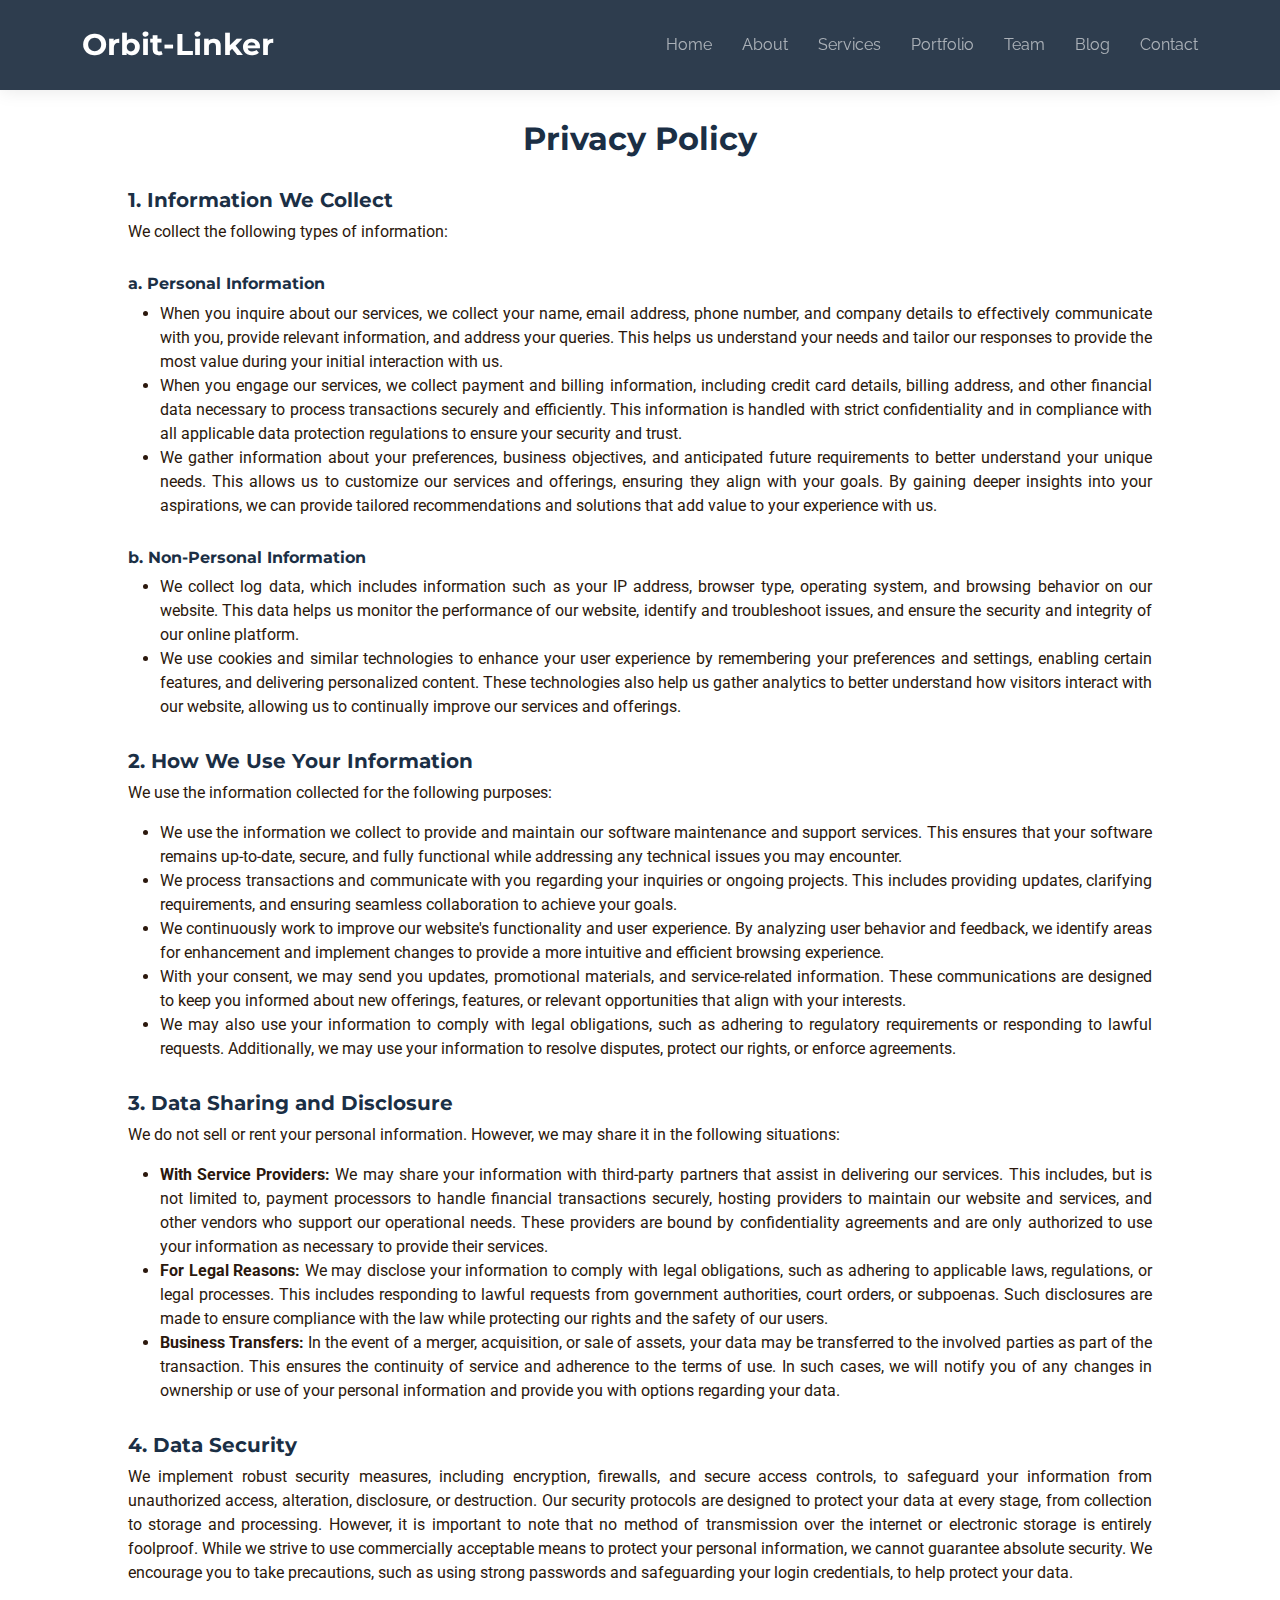
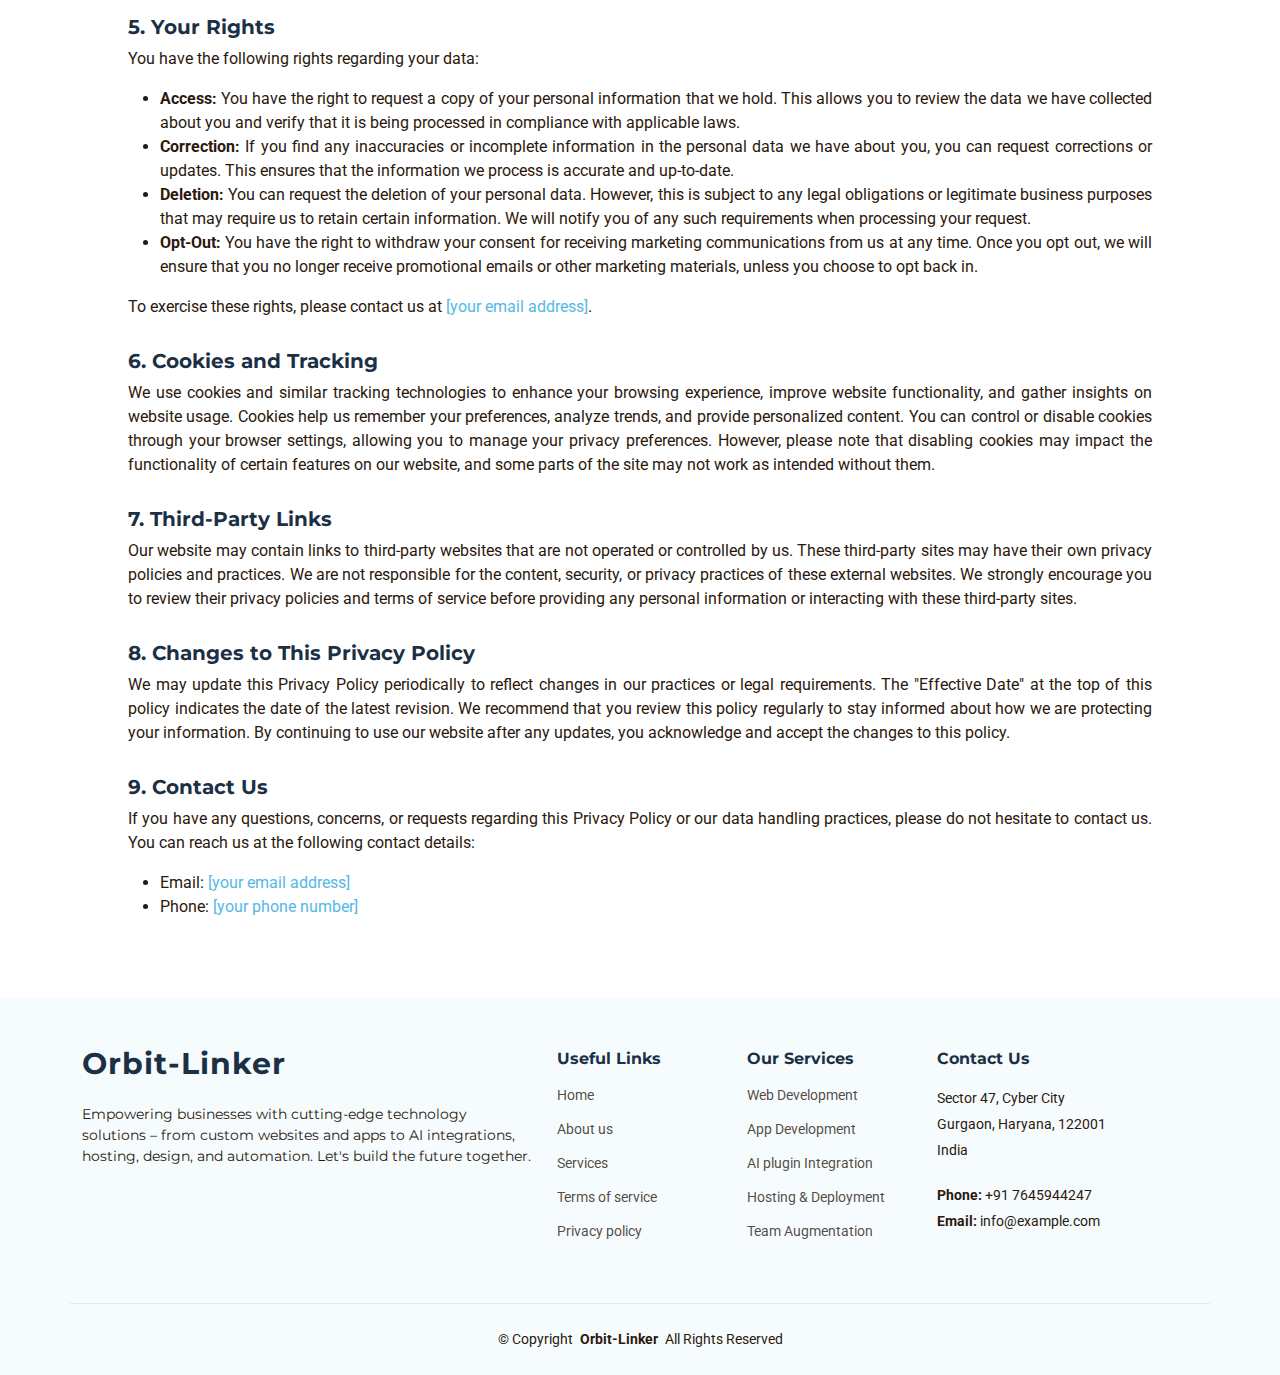
<file: privacy-policy.html>
<!DOCTYPE html>
<html lang="en">

<head>
    <meta charset="utf-8">
    <meta content="width=device-width, initial-scale=1.0" name="viewport">
    <title>Terms Of Services - Orbit - Linker</title>
    <meta name="description" content="">
    <meta name="keywords" content="">

    <!-- Favicons -->
    <link href="assets/img/favicon.png" rel="icon">
    <link href="assets/img/apple-touch-icon.png" rel="apple-touch-icon">

    <!-- Fonts -->
    <link href="https://fonts.googleapis.com" rel="preconnect">
    <link href="https://fonts.gstatic.com" rel="preconnect" crossorigin>
    <link
        href="https://fonts.googleapis.com/css2?family=Roboto:ital,wght@0,100;0,300;0,400;0,500;0,700;0,900;1,100;1,300;1,400;1,500;1,700;1,900&family=Montserrat:ital,wght@0,100;0,200;0,300;0,400;0,500;0,600;0,700;0,800;0,900;1,100;1,200;1,300;1,400;1,500;1,600;1,700;1,800;1,900&family=Raleway:ital,wght@0,100;0,200;0,300;0,400;0,500;0,600;0,700;0,800;0,900;1,100;1,200;1,300;1,400;1,500;1,600;1,700;1,800;1,900&display=swap"
        rel="stylesheet">

    <!-- Vendor CSS Files -->
    <link href="assets/vendor/bootstrap/css/bootstrap.min.css" rel="stylesheet">
    <link href="assets/vendor/bootstrap-icons/bootstrap-icons.css" rel="stylesheet">
    <link href="assets/vendor/aos/aos.css" rel="stylesheet">
    <link href="assets/vendor/glightbox/css/glightbox.min.css" rel="stylesheet">
    <link href="assets/vendor/swiper/swiper-bundle.min.css" rel="stylesheet">

    <!-- Main CSS File -->
    <link href="assets/css/main.css" rel="stylesheet">
    <link href="assets/css/terms.css" rel="stylesheet">

</head>

<body class="scrolled">
    <header id="header" class="header d-flex align-items-center fixed-top">
        <div class="container-fluid container-xl position-relative d-flex align-items-center justify-content-between">

            <a href="index.html" class="logo d-flex align-items-center">
                <!-- Uncomment the line below if you also wish to use an image logo -->
                <!-- <img src="assets/img/logo.png" alt=""> -->
                <h1 class="sitename">Orbit-Linker</h1>
            </a>

            <nav id="navmenu" class="navmenu">
                <ul>
                    <li><a href="index.html">Home<br></a></li>
                    <li><a href="about.html">About</a></li>
                    <li><a href="services.html">Services</a></li>
                    <li><a href="portfolio.html">Portfolio</a></li>
                    <li><a href="team.html">Team</a></li>
                    <li><a href="blog.html">Blog</a></li>
                    <!-- <li class="dropdown"><a href="#"><span>Dropdown</span> <i class="bi bi-chevron-down toggle-dropdown"></i></a>
                    <ul>
                      <li><a href="#">Dropdown 1</a></li>
                      <li class="dropdown"><a href="#"><span>Deep Dropdown</span> <i class="bi bi-chevron-down toggle-dropdown"></i></a>
                        <ul>
                          <li><a href="#">Deep Dropdown 1</a></li>
                          <li><a href="#">Deep Dropdown 2</a></li>
                          <li><a href="#">Deep Dropdown 3</a></li>
                          <li><a href="#">Deep Dropdown 4</a></li>
                          <li><a href="#">Deep Dropdown 5</a></li>
                        </ul>
                      </li>
                      <li><a href="#">Dropdown 2</a></li>
                      <li><a href="#">Dropdown 3</a></li>
                      <li><a href="#">Dropdown 4</a></li>
                    </ul>
                  </li> -->
                    <li><a href="contact.html">Contact</a></li>
                </ul>
                <i class="mobile-nav-toggle d-xl-none bi bi-list"></i>
            </nav>
        </div>

    </header>
    <div class="terms-content">
        <h2 class="terms-heading">Privacy Policy</h2>

        <h5 class="term-subheading">1. Information We Collect</h5>
        <p>We collect the following types of information:</p>
        <h6 class="term-subheading">a. Personal Information</h5>
            <ul>
                <li>
                    When you inquire about our services, we collect your name, email address, phone number, and
                    company details
                    to effectively communicate with you, provide relevant information, and address your queries.
                    This helps us
                    understand your needs and tailor our responses to provide the most value during your initial
                    interaction with us.
                </li>
                <li>
                    When you engage our services, we collect payment and billing information, including credit card
                    details,
                    billing address, and other financial data necessary to process transactions securely and
                    efficiently. This
                    information is handled with strict confidentiality and in compliance with all applicable data
                    protection
                    regulations to ensure your security and trust.
                </li>
                <li>
                    We gather information about your preferences, business objectives, and anticipated future
                    requirements
                    to better understand your unique needs. This allows us to customize our services and offerings,
                    ensuring
                    they align with your goals. By gaining deeper insights into your aspirations, we can provide
                    tailored
                    recommendations and solutions that add value to your experience with us.
                </li>

            </ul>
            <h6 class="term-subheading">b. Non-Personal Information</h5>
                <ul>
                    <li>
                        We collect log data, which includes information such as your IP address, browser type, operating
                        system,
                        and browsing behavior on our website. This data helps us monitor the performance of our website,
                        identify
                        and troubleshoot issues, and ensure the security and integrity of our online platform.
                    </li>
                    <li>
                        We use cookies and similar technologies to enhance your user experience by remembering your
                        preferences
                        and settings, enabling certain features, and delivering personalized content. These technologies
                        also
                        help us gather analytics to better understand how visitors interact with our website, allowing
                        us to
                        continually improve our services and offerings.
                    </li>
                </ul>

                <h5 class="term-subheading">2. How We Use Your Information</h5>
                <p>We use the information collected for the following purposes:</p>
                <ul>
                    <li>
                        We use the information we collect to provide and maintain our software maintenance and support
                        services.
                        This ensures that your software remains up-to-date, secure, and fully functional while
                        addressing any
                        technical issues you may encounter.
                    </li>
                    <li>
                        We process transactions and communicate with you regarding your inquiries or ongoing projects.
                        This includes
                        providing updates, clarifying requirements, and ensuring seamless collaboration to achieve your
                        goals.
                    </li>
                    <li>
                        We continuously work to improve our website's functionality and user experience. By analyzing
                        user behavior
                        and feedback, we identify areas for enhancement and implement changes to provide a more
                        intuitive and
                        efficient browsing experience.
                    </li>
                    <li>
                        With your consent, we may send you updates, promotional materials, and service-related
                        information. These
                        communications are designed to keep you informed about new offerings, features, or relevant
                        opportunities
                        that align with your interests.
                    </li>
                    <li>
                        We may also use your information to comply with legal obligations, such as adhering to
                        regulatory
                        requirements or responding to lawful requests. Additionally, we may use your information to
                        resolve disputes,
                        protect our rights, or enforce agreements.
                    </li>
                </ul>

                <h5 class="term-subheading">3. Data Sharing and Disclosure</h5>
                <p>We do not sell or rent your personal information. However, we may share it in the following
                    situations:</p>
                <ul>
                    <li>
                        <strong>With Service Providers:</strong> We may share your information with third-party partners
                        that assist
                        in delivering our services. This includes, but is not limited to, payment processors to handle
                        financial
                        transactions securely, hosting providers to maintain our website and services, and other vendors
                        who support
                        our operational needs. These providers are bound by confidentiality agreements and are only
                        authorized to use
                        your information as necessary to provide their services.
                    </li>
                    <li>
                        <strong>For Legal Reasons:</strong> We may disclose your information to comply with legal
                        obligations, such
                        as adhering to applicable laws, regulations, or legal processes. This includes responding to
                        lawful requests
                        from government authorities, court orders, or subpoenas. Such disclosures are made to ensure
                        compliance with
                        the law while protecting our rights and the safety of our users.
                    </li>
                    <li>
                        <strong>Business Transfers:</strong> In the event of a merger, acquisition, or sale of assets,
                        your data may
                        be transferred to the involved parties as part of the transaction. This ensures the continuity
                        of service and
                        adherence to the terms of use. In such cases, we will notify you of any changes in ownership or
                        use of your
                        personal information and provide you with options regarding your data.
                    </li>
                </ul>

                <h5 class="term-subheading">4. Data Security</h5>
                <p>
                    We implement robust security measures, including encryption, firewalls, and secure access controls,
                    to safeguard
                    your information from unauthorized access, alteration, disclosure, or destruction. Our security
                    protocols are
                    designed to protect your data at every stage, from collection to storage and processing. However, it
                    is important
                    to note that no method of transmission over the internet or electronic storage is entirely
                    foolproof. While we
                    strive to use commercially acceptable means to protect your personal information, we cannot
                    guarantee absolute
                    security. We encourage you to take precautions, such as using strong passwords and safeguarding your
                    login
                    credentials, to help protect your data.
                </p>


                <h5 class="term-subheading">5. Your Rights</h5>
                <p>You have the following rights regarding your data:</p>
                <ul>
                    <li>
                        <strong>Access:</strong> You have the right to request a copy of your personal information that
                        we hold. This
                        allows you to review the data we have collected about you and verify that it is being processed
                        in compliance
                        with applicable laws.
                    </li>
                    <li>
                        <strong>Correction:</strong> If you find any inaccuracies or incomplete information in the
                        personal data we
                        have about you, you can request corrections or updates. This ensures that the information we
                        process is
                        accurate and up-to-date.
                    </li>
                    <li>
                        <strong>Deletion:</strong> You can request the deletion of your personal data. However, this is
                        subject to any
                        legal obligations or legitimate business purposes that may require us to retain certain
                        information. We will
                        notify you of any such requirements when processing your request.
                    </li>
                    <li>
                        <strong>Opt-Out:</strong> You have the right to withdraw your consent for receiving marketing
                        communications
                        from us at any time. Once you opt out, we will ensure that you no longer receive promotional
                        emails or other
                        marketing materials, unless you choose to opt back in.
                    </li>
                </ul>

                <p>To exercise these rights, please contact us at <a href="mailto:[your email address]">[your email
                        address]</a>.</p>

                <h5 class="term-subheading">6. Cookies and Tracking</h5>
                <p>
                    We use cookies and similar tracking technologies to enhance your browsing experience, improve
                    website functionality,
                    and gather insights on website usage. Cookies help us remember your preferences, analyze trends, and
                    provide
                    personalized content. You can control or disable cookies through your browser settings, allowing you
                    to manage
                    your privacy preferences. However, please note that disabling cookies may impact the functionality
                    of certain
                    features on our website, and some parts of the site may not work as intended without them.
                </p>

                <h5 class="term-subheading">7. Third-Party Links</h5>
                <p>
                    Our website may contain links to third-party websites that are not operated or controlled by us.
                    These third-party
                    sites may have their own privacy policies and practices. We are not responsible for the content,
                    security, or privacy
                    practices of these external websites. We strongly encourage you to review their privacy policies and
                    terms of service
                    before providing any personal information or interacting with these third-party sites.
                </p>

                <h5 class="term-subheading">8. Changes to This Privacy Policy</h5>
                <p>
                    We may update this Privacy Policy periodically to reflect changes in our practices or legal
                    requirements. The "Effective
                    Date" at the top of this policy indicates the date of the latest revision. We recommend that you
                    review this policy
                    regularly to stay informed about how we are protecting your information. By continuing to use our
                    website after any
                    updates, you acknowledge and accept the changes to this policy.
                </p>

                <h5 class="term-subheading">9. Contact Us</h5>
                <p>
                    If you have any questions, concerns, or requests regarding this Privacy Policy or our data handling
                    practices, please
                    do not hesitate to contact us. You can reach us at the following contact details:
                </p>
                <ul>
                    <li>Email: <a href="mailto:[your email address]">[your email address]</a></li>
                    <li>Phone: <a href="tel:[your phone number]">[your phone number]</a></li>
                </ul>
    </div>

    <footer id="footer" class="footer light-background">

        <div class="footer-top">
            <div class="container">
                <div class="row gy-4">
                    <div class="col-lg-5 col-md-12 footer-about">
                        <a href="index.html" class="logo d-flex align-items-center">
                            <span class="sitename">Orbit-Linker</span>
                        </a>
                        <p>Empowering businesses with cutting-edge technology solutions – from custom websites and apps
                            to AI
                            integrations, hosting, design, and automation. Let's build the future together.</p>
                        <!-- <div class="social-links d-flex mt-4">
                            <a href=""><i class="bi bi-twitter-x"></i></a>
                            <a href=""><i class="bi bi-facebook"></i></a>
                            <a href=""><i class="bi bi-instagram"></i></a>
                            <a href=""><i class="bi bi-linkedin"></i></a>
                        </div> -->
                    </div>

                    <div class="col-lg-2 col-6 footer-links">
                        <h4>Useful Links</h4>
                        <ul>
                            <li><a href="/index.html">Home</a></li>
                            <li><a href="/about.html">About us</a></li>
                            <li><a href="/services.html">Services</a></li>
                            <li><a href="terms-of-services.html">Terms of service</a></li>
                            <li><a href="privacy-policy.html">Privacy policy</a></li>
                        </ul>
                    </div>

                    <div class="col-lg-2 col-6 footer-links">
                        <h4>Our Services</h4>
                        <ul>
                            <li><a href="/service-details.html?webDevelopment">Web Development</a></li>
                            <li><a href="/service-details.html?applicationDevelopment">App Development</a></li>
                            <li><a href="/service-details.html?aIPluginIntegration">AI plugin Integration</a></li>
                            <li><a href="/service-details.html?hosting&Deployment">Hosting & Deployment</a></li>
                            <li><a href="/service-details.html?teamAugmentation">Team Augmentation</a></li>
                        </ul>
                    </div>

                    <div class="col-lg-3 col-md-12 footer-contact text-center text-md-start">
                        <h4>Contact Us</h4>
                        <p>Sector 47, Cyber City</p>
                        <p>Gurgaon, Haryana, 122001</p>
                        <p>India</p>
                        <p class="mt-4"><strong>Phone:</strong> <span>+91 7645944247</span></p>
                        <p><strong>Email:</strong> <span>info@example.com</span></p>
                    </div>

                </div>
            </div>
        </div>

        <div class="container copyright text-center">
            <p>© <span>Copyright</span> <strong class="px-1 sitename">Orbit-Linker</strong> <span>All Rights
                    Reserved</span>
            </p>
        </div>

    </footer>

</body>

</html>
</file>
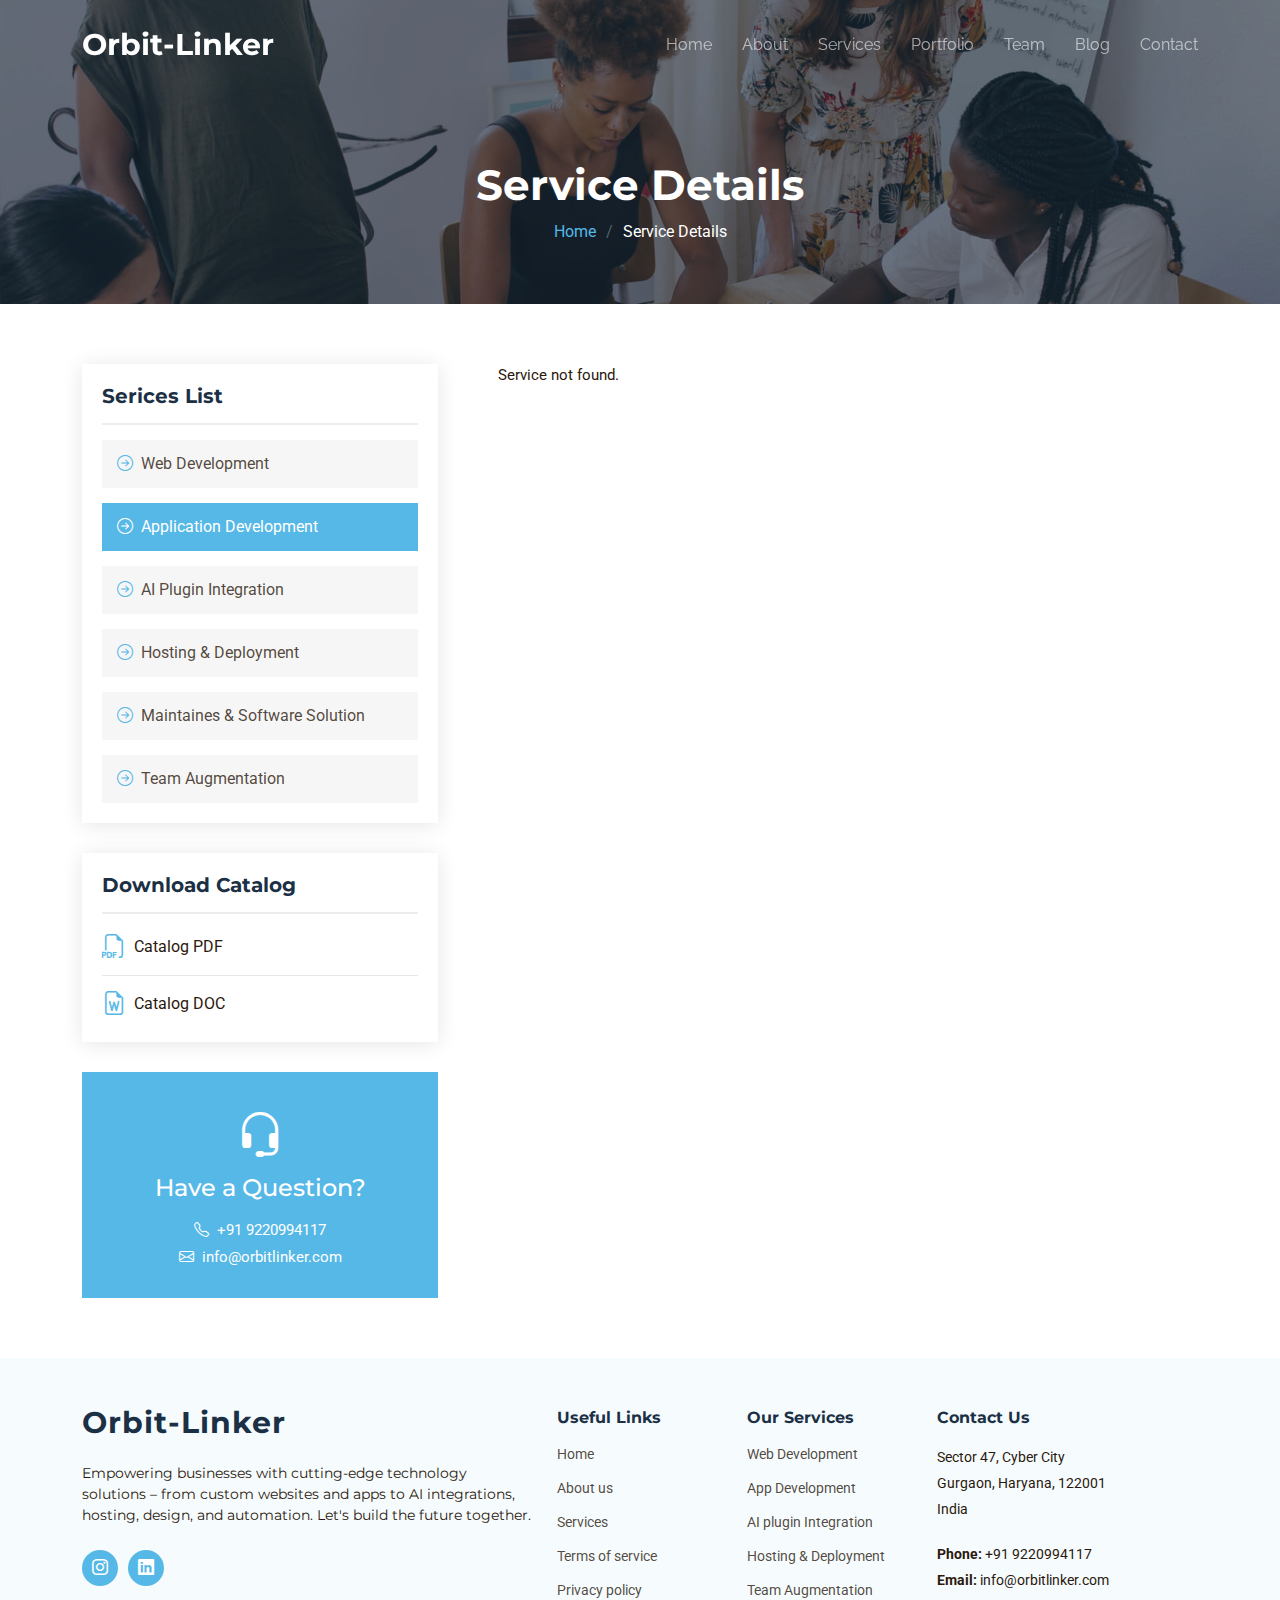
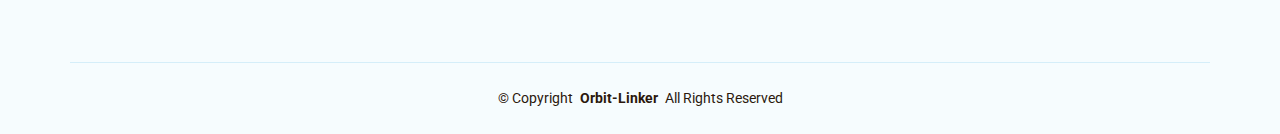
<file: service-details.html>
<!DOCTYPE html>
<html lang="en">

<head>
  <meta charset="utf-8">
  <meta content="width=device-width, initial-scale=1.0" name="viewport">

  <title>About | Orbit Linker | AI-Driven Web & App Dev for Digital Success</title>

  <meta name="description"
    content="Orbit Linker offers AI-powered web & app development, business automation, SEO, e-commerce, and digital transformation. Boost your growth with AI chatbots, cloud hosting, SaaS, and data analytics">

  <meta name="keywords"
    content="Orbit Linker, AI website development, mobile app development, business automation, AI business solutions, digital transformation, website optimization, business growth strategies, online presence improvement, custom web development, AI-powered chatbots, AI agents, cloud hosting, SEO optimization, UI/UX design, e-commerce solutions, software development, website security, SaaS solutions, digital marketing, content strategy, data analytics, business intelligence, enterprise software, machine learning solutions, custom AI tools, AI-powered automation, startup growth, tech consulting">

  <meta name="author" content="Orbit Linker">
  <!-- Favicons -->
  <link href="assets/img/favicon.png" rel="icon">
  <link href="assets/img/apple-touch-icon.png" rel="apple-touch-icon">

  <!-- Fonts -->
  <link href="https://fonts.googleapis.com" rel="preconnect">
  <link href="https://fonts.gstatic.com" rel="preconnect" crossorigin>
  <link
    href="https://fonts.googleapis.com/css2?family=Roboto:wght@100;300;400;500;700;900&family=Montserrat:wght@100;200;300;400;500;600;700;800;900&family=Raleway:wght@100;200;300;400;500;600;700;800;900&display=swap"
    rel="stylesheet">

  <!-- Vendor CSS Files -->
  <link href="assets/vendor/bootstrap/css/bootstrap.min.css" rel="stylesheet">
  <link href="assets/vendor/bootstrap-icons/bootstrap-icons.css" rel="stylesheet">
  <link href="assets/vendor/aos/aos.css" rel="stylesheet">
  <link href="assets/vendor/glightbox/css/glightbox.min.css" rel="stylesheet">
  <link href="assets/vendor/swiper/swiper-bundle.min.css" rel="stylesheet">

  <!-- Main CSS File -->
  <link href="assets/css/main.css" rel="stylesheet">
  <link href="assets/css/terms.css" rel="stylesheet">

</head>

<body class="service-details-page">

  <header id="header" class="header d-flex align-items-center fixed-top">
    <div class="container-fluid container-xl position-relative d-flex align-items-center justify-content-between">

      <a href="index.html" class="logo d-flex align-items-center">
        <!-- Uncomment the line below if you also wish to use an image logo -->
        <!-- <img src="assets/img/logo.png" alt=""> -->
        <h1 class="sitename">Orbit-Linker</h1>
      </a>

      <nav id="navmenu" class="navmenu">
        <ul>
          <li><a href="index.html">Home<br></a></li>
          <li><a href="about.html">About</a></li>
          <li><a href="services.html">Services</a></li>
          <li><a href="portfolio.html">Portfolio</a></li>
          <li><a href="team.html">Team</a></li>
          <li><a href="blog.html">Blog</a></li>
          <!-- <li class="dropdown"><a href="#"><span>Dropdown</span> <i class="bi bi-chevron-down toggle-dropdown"></i></a>
            <ul>
              <li><a href="#">Dropdown 1</a></li>
              <li class="dropdown"><a href="#"><span>Deep Dropdown</span> <i class="bi bi-chevron-down toggle-dropdown"></i></a>
                <ul>
                  <li><a href="#">Deep Dropdown 1</a></li>
                  <li><a href="#">Deep Dropdown 2</a></li>
                  <li><a href="#">Deep Dropdown 3</a></li>
                  <li><a href="#">Deep Dropdown 4</a></li>
                  <li><a href="#">Deep Dropdown 5</a></li>
                </ul>
              </li>
              <li><a href="#">Dropdown 2</a></li>
              <li><a href="#">Dropdown 3</a></li>
              <li><a href="#">Dropdown 4</a></li>
            </ul>
          </li> -->
          <li><a href="contact.html">Contact</a></li>
        </ul>
        <i class="mobile-nav-toggle d-xl-none bi bi-list"></i>
      </nav>

    </div>
  </header>

  <main class="main">

    <!-- Page Title -->
    <div class="page-title dark-background" data-aos="fade"
      style="background-image: url(assets/img/services-page-title-bg.jpg);">
      <div class="container">
        <h1>Service Details</h1>
        <nav class="breadcrumbs">
          <ol>
            <li><a href="index.html">Home</a></li>
            <li class="current">Service Details</li>
          </ol>
        </nav>
      </div>
    </div><!-- End Page Title -->

    <!-- Service Details Section -->
    <section id="service-details" class="service-details section">

      <div class="container">

        <div class="row gy-5">

          <div class="col-lg-4" data-aos="fade-up" data-aos-delay="100">

            <div class="service-box">
              <h4>Serices List</h4>
              <div class="services-list" id="services-list">
                <a href="service-details.html?webDevelopment"><i class="bi bi-arrow-right-circle"></i><span>Web
                    Development</span></a>
                <a href="service-details.html?applicationDevelopment" class="active"><i
                    class="bi bi-arrow-right-circle"></i><span>Application
                    Development</span></a>
                <a href="service-details.html?aIPluginIntegration"><i class="bi bi-arrow-right-circle"></i><span>AI
                    Plugin
                    Integration</span></a>
                <a href="service-details.html?hosting&Deployment"><i class="bi bi-arrow-right-circle"></i><span>Hosting
                    &
                    Deployment</span></a>
                <a href="service-details.html?maintaines&SoftwareSolution"><i
                    class="bi bi-arrow-right-circle"></i><span>Maintaines &
                    Software Solution</span></a>
                <a href="service-details.html?teamAugmentation"><i class="bi bi-arrow-right-circle"></i><span>Team
                    Augmentation</span></a>
              </div>
            </div><!-- End Services List -->

            <div class="service-box">
              <h4>Download Catalog</h4>
              <div class="download-catalog">
                <a href="#" id="pdf"><i class="bi bi-filetype-pdf"></i><span>Catalog PDF</span></a>
                <a href="#" id="doc"><i class="bi bi-file-earmark-word"></i><span>Catalog DOC</span></a>
              </div>
            </div><!-- End Services List -->

            <div class="help-box d-flex flex-column justify-content-center align-items-center">
              <i class="bi bi-headset help-icon"></i>
              <h4>Have a Question?</h4>
              <p class="d-flex align-items-center mt-2 mb-0"><i class="bi bi-telephone me-2"></i> <span>+91 9220994117</span></p>
              <p class="d-flex align-items-center mt-1 mb-0"><i class="bi bi-envelope me-2"></i> <a
                  href="mailto:info@orbitlinker.com">info@orbitlinker.com

                </a></p>
            </div>

          </div>

          <div class="col-lg-8 ps-lg-5" data-aos="fade-up" data-aos-delay="200" id="serviceContent">

          </div>

        </div>

      </div>

    </section><!-- /Service Details Section -->

  </main>

  <footer id="footer" class="footer light-background">

    <div class="footer-top">
      <div class="container">
        <div class="row gy-4">
          <div class="col-lg-5 col-md-12 footer-about">
            <a href="index.html" class="logo d-flex align-items-center">
              <span class="sitename">Orbit-Linker</span>
            </a>
            <p>Empowering businesses with cutting-edge technology solutions – from custom websites and apps to AI
              integrations, hosting, design, and automation. Let's build the future together.</p>
            <div class="social-links d-flex mt-4">
              <!-- <a href=""><i class="bi bi-twitter-x"></i></a>
              <a href=""><i class="bi bi-facebook"></i></a> -->
              <a href="https://www.instagram.com/orbitlinker01?igsh=cWZwMzZhcmN3djhl"><i
                  class="bi bi-instagram"></i></a>
              <a href="https://www.linkedin.com/company/orbit-linker/?viewAsMember=true"><i
                  class="bi bi-linkedin"></i></a>
            </div>
          </div>

          <div class="col-lg-2 col-6 footer-links">
            <h4>Useful Links</h4>
            <ul>
              <li><a href="/index.html">Home</a></li>
              <li><a href="/about.html">About us</a></li>
              <li><a href="/services.html">Services</a></li>
              <li><a href="terms-of-services.html">Terms of service</a></li>
              <li><a href="privacy-policy.html">Privacy policy</a></li>
            </ul>
          </div>

          <div class="col-lg-2 col-6 footer-links">
            <h4>Our Services</h4>
            <ul>
              <li><a href="/service-details.html?webDevelopment">Web Development</a></li>
              <li><a href="/service-details.html?applicationDevelopment">App Development</a></li>
              <li><a href="/service-details.html?aIPluginIntegration">AI plugin Integration</a></li>
              <li><a href="/service-details.html?hosting&Deployment">Hosting & Deployment</a></li>
              <li><a href="/service-details.html?teamAugmentation">Team Augmentation</a></li>
            </ul>
          </div>

          <div class="col-lg-3 col-md-12 footer-contact text-center text-md-start">
            <h4>Contact Us</h4>
            <p>Sector 47, Cyber City</p>
            <p>Gurgaon, Haryana, 122001</p>
            <p>India</p>
            <p class="mt-4"><strong>Phone:</strong> <span>+91 9220994117</span></p>
            <p><strong>Email:</strong> <span>info@orbitlinker.com</span></p>
          </div>

        </div>
      </div>
    </div>

    <div class="container copyright text-center">
      <p>© <span>Copyright</span> <strong class="px-1 sitename">Orbit-Linker</strong> <span>All Rights Reserved</span>
      </p>
    </div>

  </footer>

  <!-- Scroll Top -->
  <a href="#" id="scroll-top" class="scroll-top d-flex align-items-center justify-content-center"><i
      class="bi bi-arrow-up-short"></i></a>

  <!-- Preloader -->
  <div id="preloader"></div>

  <!-- Vendor JS Files -->
  <script src="./src/serviceDetails.js"></script>
  <script src="assets/vendor/bootstrap/js/bootstrap.bundle.min.js"></script>
  <script src="assets/vendor/php-email-form/validate.js"></script>
  <script src="assets/vendor/aos/aos.js"></script>
  <script src="assets/vendor/glightbox/js/glightbox.min.js"></script>
  <script src="assets/vendor/swiper/swiper-bundle.min.js"></script>
  <script src="assets/vendor/imagesloaded/imagesloaded.pkgd.min.js"></script>
  <script src="assets/vendor/isotope-layout/isotope.pkgd.min.js"></script>

  <!-- Main JS File -->
  <script src="assets/js/main.js"></script>

</body>

</html>
</file>
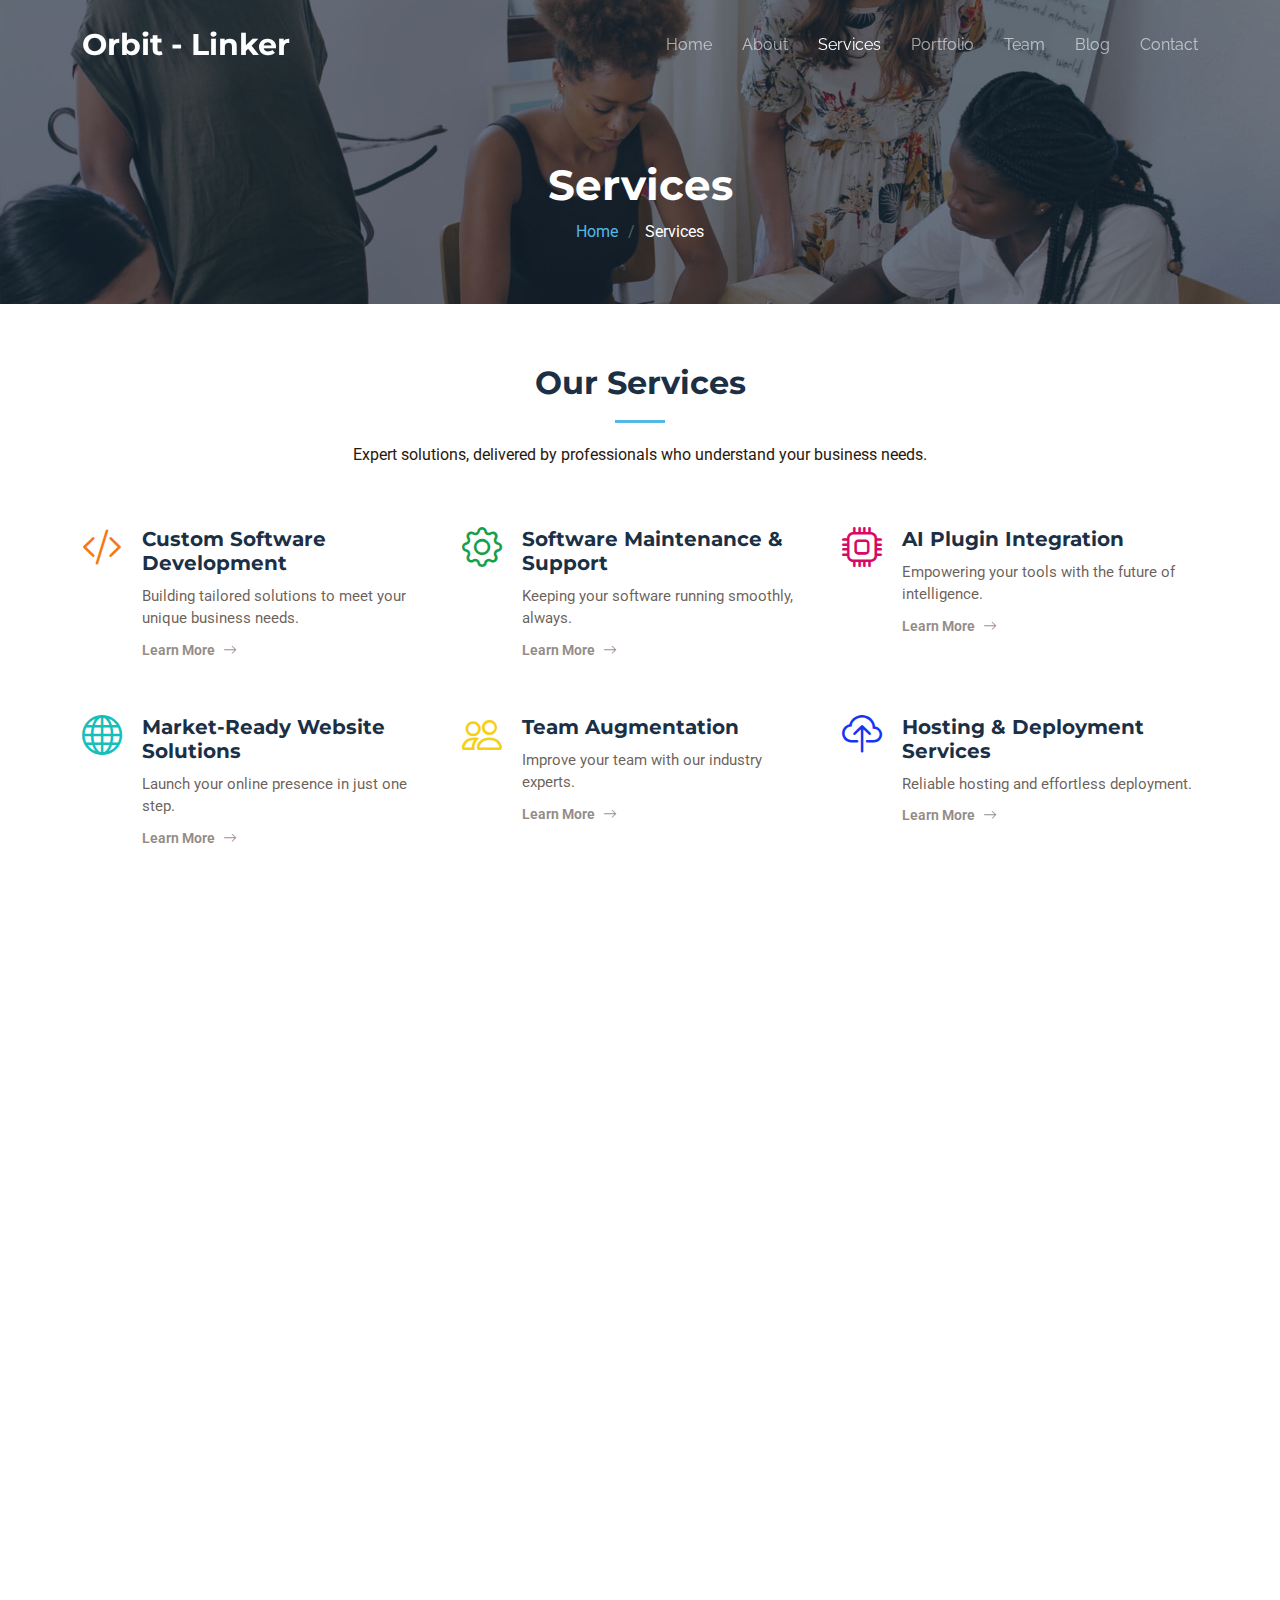
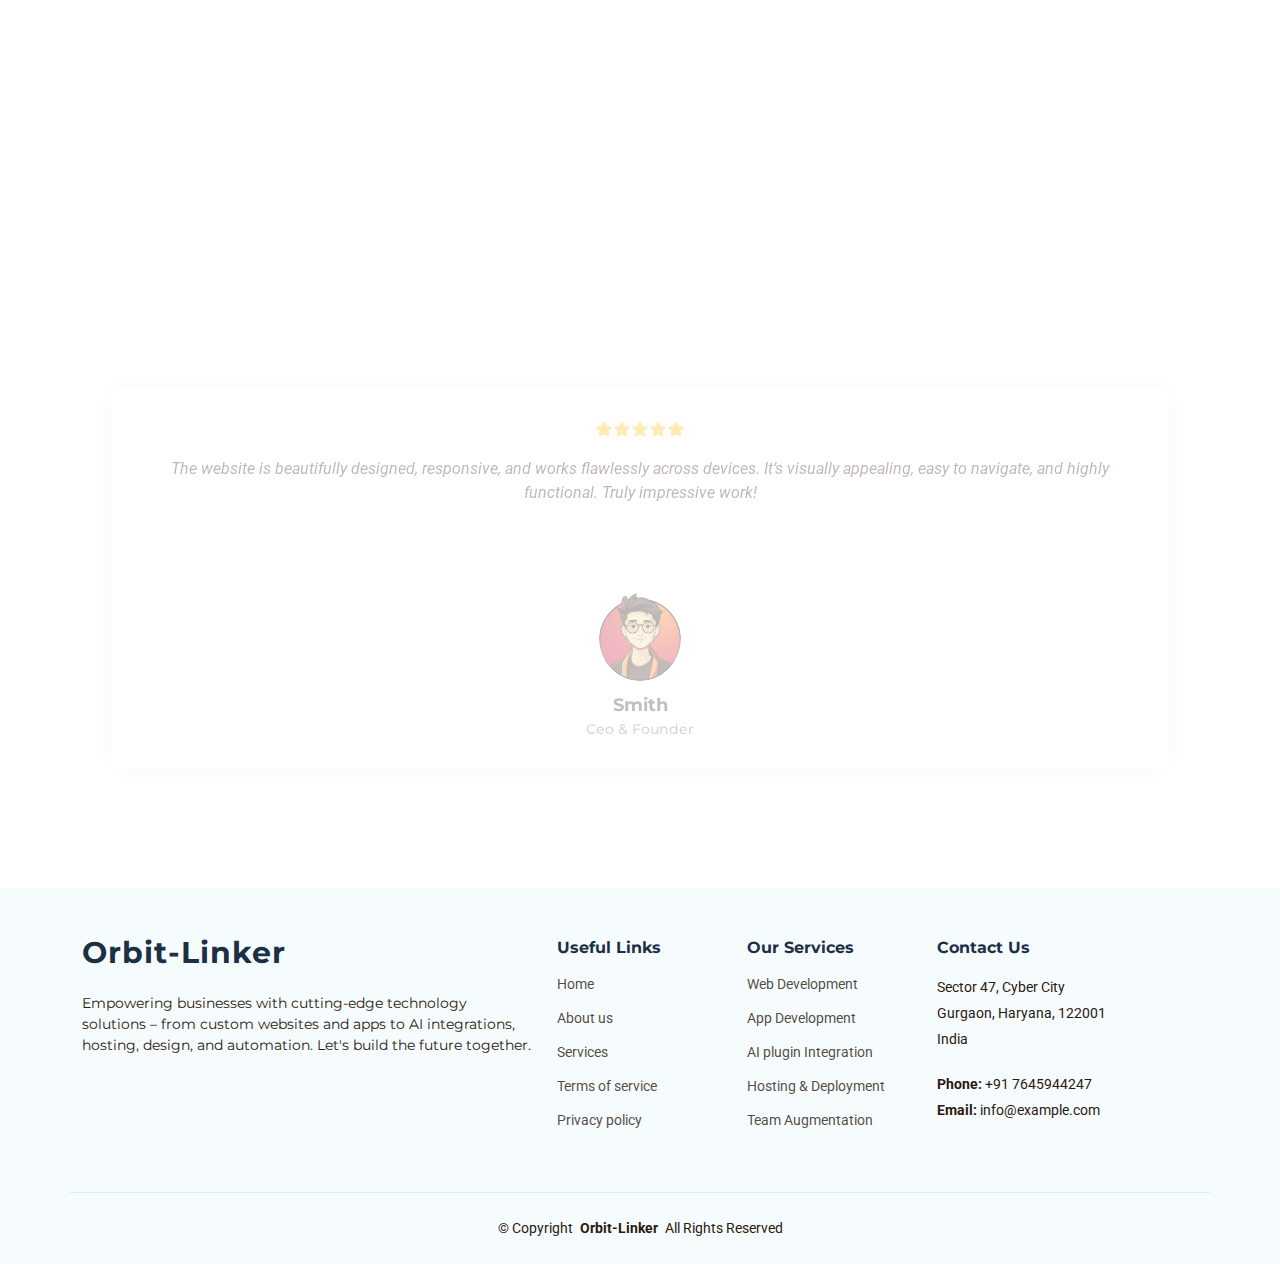
<file: services.html>
<!DOCTYPE html>
<html lang="en">

<head>
  <meta charset="utf-8">
  <meta content="width=device-width, initial-scale=1.0" name="viewport">
  <title>Services - Orbit - Linker</title>
  <meta name="description" content="">
  <meta name="keywords" content="">

  <!-- Favicons -->
  <link href="assets/img/favicon.png" rel="icon">
  <link href="assets/img/apple-touch-icon.png" rel="apple-touch-icon">

  <!-- Fonts -->
  <link href="https://fonts.googleapis.com" rel="preconnect">
  <link href="https://fonts.gstatic.com" rel="preconnect" crossorigin>
  <link
    href="https://fonts.googleapis.com/css2?family=Roboto:ital,wght@0,100;0,300;0,400;0,500;0,700;0,900;1,100;1,300;1,400;1,500;1,700;1,900&family=Montserrat:ital,wght@0,100;0,200;0,300;0,400;0,500;0,600;0,700;0,800;0,900;1,100;1,200;1,300;1,400;1,500;1,600;1,700;1,800;1,900&family=Raleway:ital,wght@0,100;0,200;0,300;0,400;0,500;0,600;0,700;0,800;0,900;1,100;1,200;1,300;1,400;1,500;1,600;1,700;1,800;1,900&display=swap"
    rel="stylesheet">

  <!-- Vendor CSS Files -->
  <link href="assets/vendor/bootstrap/css/bootstrap.min.css" rel="stylesheet">
  <link href="assets/vendor/bootstrap-icons/bootstrap-icons.css" rel="stylesheet">
  <link href="assets/vendor/aos/aos.css" rel="stylesheet">
  <link href="assets/vendor/glightbox/css/glightbox.min.css" rel="stylesheet">
  <link href="assets/vendor/swiper/swiper-bundle.min.css" rel="stylesheet">

  <!-- Main CSS File -->
  <link href="assets/css/main.css" rel="stylesheet">


</head>

<body class="services-page">

  <header id="header" class="header d-flex align-items-center fixed-top">
    <div class="container-fluid container-xl position-relative d-flex align-items-center justify-content-between">

      <a href="index.html" class="logo d-flex align-items-center">
        <!-- Uncomment the line below if you also wish to use an image logo -->
        <!-- <img src="assets/img/logo.png" alt=""> -->
        <h1 class="sitename">Orbit - Linker</h1>
      </a>

      <nav id="navmenu" class="navmenu">
        <ul>
          <li><a href="index.html">Home<br></a></li>
          <li><a href="about.html">About</a></li>
          <li><a href="services.html" class="active">Services</a></li>
          <li><a href="portfolio.html">Portfolio</a></li>
          <li><a href="team.html">Team</a></li>
          <li><a href="blog.html">Blog</a></li>
          <!-- <li class="dropdown"><a href="#"><span>Dropdown</span> <i class="bi bi-chevron-down toggle-dropdown"></i></a>
            <ul>
              <li><a href="#">Dropdown 1</a></li>
              <li class="dropdown"><a href="#"><span>Deep Dropdown</span> <i
                    class="bi bi-chevron-down toggle-dropdown"></i></a>
                <ul>
                  <li><a href="#">Deep Dropdown 1</a></li>
                  <li><a href="#">Deep Dropdown 2</a></li>
                  <li><a href="#">Deep Dropdown 3</a></li>
                  <li><a href="#">Deep Dropdown 4</a></li>
                  <li><a href="#">Deep Dropdown 5</a></li>
                </ul>
              </li>
              <li><a href="#">Dropdown 2</a></li>
              <li><a href="#">Dropdown 3</a></li>
              <li><a href="#">Dropdown 4</a></li>
            </ul>
          </li> -->
          <li><a href="contact.html">Contact</a></li>
        </ul>
        <i class="mobile-nav-toggle d-xl-none bi bi-list"></i>
      </nav>

    </div>
  </header>

  <main class="main">

    <!-- Page Title -->
    <div class="page-title dark-background" data-aos="fade"
      style="background-image: url(assets/img/services-page-title-bg.jpg);">
      <div class="container">
        <h1>Services</h1>
        <nav class="breadcrumbs">
          <ol>
            <li><a href="index.html">Home</a></li>
            <li class="current">Services</li>
          </ol>
        </nav>
      </div>
    </div><!-- End Page Title -->

    <!-- Services Section -->
    <section id="services" class="services section">

      <!-- Section Title -->
      <div class="container section-title" data-aos="fade-up">
        <h2>Our Services</h2>
        <p>Expert solutions, delivered by professionals who understand your business needs.</p>
      </div><!-- End Section Title -->

      <div class="container">

        <div class="row gy-4">

          <div class="col-lg-4 col-md-6 service-item d-flex" data-aos="fade-up" data-aos-delay="100">
            <div class="icon flex-shrink-0"><i class="bi bi-code-slash" style="color: #f57813;"></i></div>
            <div>
              <h4 class="title">Custom Software Development</h4>
              <p class="description">
                Building tailored solutions to meet your unique business needs.
              </p>
              <a href="service-details.html?applicationDevelopment" class="readmore stretched-link"><span>Learn
                  More</span><i class="bi bi-arrow-right"></i></a>
            </div>
          </div>
          <!-- End Service Item -->

          <div class="col-lg-4 col-md-6 service-item d-flex" data-aos="fade-up" data-aos-delay="200">
            <div class="icon flex-shrink-0"><i class="bi bi-gear" style="color: #15a04a;"></i></div>
            <div>
              <h4 class="title">Software Maintenance & Support</h4>
              <p class="description">
                Keeping your software running smoothly, always.
              </p>
              <a href="service-details.html?maintaines&SoftwareSolution" class="readmore stretched-link"><span>Learn
                  More</span><i class="bi bi-arrow-right"></i></a>
            </div>
          </div><!-- End Service Item -->

          <div class="col-lg-4 col-md-6 service-item d-flex" data-aos="fade-up" data-aos-delay="300">
            <div class="icon flex-shrink-0"><i class="bi bi-cpu" style="color: #d90769;"></i></div>
            <div>
              <h4 class="title">AI Plugin Integration</h4>
              <p class="description">
                Empowering your tools with the future of intelligence.
              </p>
              <a href="service-details.html?aIPluginIntegration" class="readmore stretched-link"><span>Learn
                  More</span><i class="bi bi-arrow-right"></i></a>
            </div>
          </div><!-- End Service Item -->

          <div class="col-lg-4 col-md-6 service-item d-flex" data-aos="fade-up" data-aos-delay="400">
            <div class="icon flex-shrink-0"><i class="bi bi-globe" style="color: #15bfbc;"></i></div>
            <div>
              <h4 class="title">Market-Ready Website Solutions</h4>
              <p class="description">
                Launch your online presence in just one step.
              </p>
              <a href="service-details.html?webDevelopment" class="readmore stretched-link"><span>Learn More</span><i
                  class="bi bi-arrow-right"></i></a>
            </div>
          </div><!-- End Service Item -->

          <div class="col-lg-4 col-md-6 service-item d-flex" data-aos="fade-up" data-aos-delay="500">
            <div class="icon flex-shrink-0"><i class="bi bi bi-people" style="color: #f5cf13;"></i></div>
            <div>
              <h4 class="title">Team Augmentation</h4>
              <p class="description">
                Improve your team with our industry experts.
              </p>
              <a href="service-details.html?teamAugmentation" class="readmore stretched-link"><span>Learn More</span><i
                  class="bi bi-arrow-right"></i></a>
            </div>
          </div><!-- End Service Item -->

          <div class="col-lg-4 col-md-6 service-item d-flex" data-aos="fade-up" data-aos-delay="600">
            <div class="icon flex-shrink-0"><i class="bi bi-cloud-upload" style="color: #1335f5;"></i></div>
            <div>
              <h4 class="title">Hosting & Deployment Services</h4>
              <p class="description">
                Reliable hosting and effortless deployment.
              </p>
              <a href="service-details.html?hosting&Deployment" class="readmore stretched-link"><span>Learn
                  More</span><i class="bi bi-arrow-right"></i></a>
            </div>
          </div><!-- End Service Item -->

        </div>

      </div>

    </section><!-- /Services Section -->

    <!-- Service Cards Section -->
    <section id="service-cards" class="service-cards section">

      <div class="container-fluid">

        <div class="row gy-4">

          <div class="col-lg-6" data-aos="fade-up" data-aos-delay="100">
            <div class="card-item">
              <div class="row">
                <div class="col-xl-5">
                  <div class="card-bg"><img src="assets/img/cards-1.png" alt=""></div>
                </div>
                <div class="col-xl-7 d-flex align-items-center">
                  <div class="card-body">
                    <h4 class="card-title">Custom Software Development</h4>
                    <p>We specialize in creating custom software solutions that align with your specific goals and
                      challenges. Whether you need a robust enterprise application, a user-friendly mobile app, or a
                      cutting-edge AI-powered tool, we deliver tailored solutions to help your business thrive.</p>
                  </div>
                </div>
              </div>
            </div>
          </div><!-- End Card Item -->

          <div class="col-lg-6" data-aos="fade-up" data-aos-delay="200">
            <div class="card-item">
              <div class="row">
                <div class="col-xl-5">
                  <div class="card-bg"><img src="assets/img/cards-5.png" alt=""></div>
                </div>
                <div class="col-xl-7 d-flex align-items-center">
                  <div class="card-body">
                    <h4 class="card-title">Software Maintenance & Support</h4>
                    <p>Our maintenance services ensure smooth performance through proactive monitoring, bug fixes, and
                      optimization. We handle scalability, patch management, and continuous support to minimize downtime
                      and ensure reliability.</p>
                  </div>
                </div>
              </div>
            </div>
          </div><!-- End Card Item -->

          <div class="col-lg-6" data-aos="fade-up" data-aos-delay="300">
            <div class="card-item">
              <div class="row">
                <div class="col-xl-5">
                  <div class="card-bg"><img src="assets/img/Hosting.jpeg" alt=""></div>
                </div>
                <div class="col-xl-7 d-flex align-items-center">
                  <div class="card-body">
                    <h4 class="card-title">Hosting & Deployment Services</h4>
                    <p>Our hosting and deployment services manage website infrastructure complexities, ensuring secure,
                      scalable, high-performance servers for fast load times and seamless experiences. We handle
                      deployment, configuration, backups, and smooth operation, allowing you to focus on your core
                      business.</p>
                  </div>
                </div>
              </div>
            </div>
          </div><!-- End Card Item -->

          <div class="col-lg-6" data-aos="fade-up" data-aos-delay="400">
            <div class="card-item">
              <div class="row">
                <div class="col-xl-5">
                  <div class="card-bg"><img src="assets/img/cards-4.jpg" alt=""></div>
                </div>
                <div class="col-xl-7 d-flex align-items-center">
                  <div class="card-body">
                    <h4 class="card-title">Market-Ready Website Solutions</h4>
                    <p>We deliver market-ready website solutions, integrating the latest technologies, mobile
                      responsiveness, and custom features. Whether launching a new brand or updating an existing one, we
                      create visually appealing, functional, user-friendly, and SEO-optimized websites to help your
                      business stand out.</p>
                  </div>
                </div>
              </div>
            </div>
          </div><!-- End Card Item -->

        </div>

      </div>

    </section><!-- /Service Cards Section -->

    <!-- Testimonials Section -->
    <section id="testimonials" class="testimonials section">

      <!-- Section Title -->
      <div class="container section-title" data-aos="fade-up">
        <h2>Testimonials</h2>
        <p>Necessitatibus eius consequatur ex aliquid fuga eum quidem sint consectetur velit</p>
      </div><!-- End Section Title -->

      <div class="container">

        <div class="swiper init-swiper">
          <script type="application/json" class="swiper-config">
            {
              "loop": true,
              "speed": 600,
              "autoplay": {
                "delay": 5000
              },
              "slidesPerView": "auto",
              "pagination": {
                "el": ".swiper-pagination",
                "type": "bullets",
                "clickable": true
              },
              "breakpoints": {
                "320": {
                  "slidesPerView": 1,
                  "spaceBetween": 40
                },
                "1200": {
                  "slidesPerView": 3,
                  "spaceBetween": 1
                }
              }
            }
          </script>
          <div class="swiper-wrapper">

            <div class="swiper-slide">
              <div class="testimonial-item">
                <div class="stars">
                  <i class="bi bi-star-fill"></i><i class="bi bi-star-fill"></i><i class="bi bi-star-fill"></i><i
                    class="bi bi-star-fill"></i><i class="bi bi-star-fill"></i>
                </div>
                <p>
                  The website is beautifully designed, responsive, and works flawlessly across devices. It’s visually
                  appealing, easy to navigate, and highly functional. Truly impressive work!
                </p>
                <div class="profile mt-auto">
                  <img src="assets/img/testimonials/user-1.jpeg" class="testimonial-img" alt="">
                  <h3>Smith</h3>
                  <h4>Ceo &amp; Founder</h4>
                </div>
              </div>
            </div><!-- End testimonial item -->

            <div class="swiper-slide">
              <div class="testimonial-item">
                <div class="stars">
                  <i class="bi bi-star-fill"></i><i class="bi bi-star-fill"></i><i class="bi bi-star-fill"></i><i
                    class="bi bi-star-fill"></i><i class="bi bi-star-fill"></i>
                </div>
                <p>
                  Thanks to the team for creating this website. Everything turned out great, with respect for the client
                  and valuable advice throughout. The final result is excellent and highly appreciated.
                </p>
                <div class="profile mt-auto">
                  <img src="assets/img/testimonials/user-2.jpeg" class="testimonial-img" alt="">
                  <h3>Alvaro</h3>
                  <h4>Designer</h4>
                </div>
              </div>
            </div><!-- End testimonial item -->

            <div class="swiper-slide">
              <div class="testimonial-item">
                <div class="stars">
                  <i class="bi bi-star-fill"></i><i class="bi bi-star-fill"></i><i class="bi bi-star-fill"></i><i
                    class="bi bi-star-fill"></i><i class="bi bi-star-fill"></i>
                </div>
                <p>
                  The website is stunning and highly responsive, with a beautiful, user-friendly design that adapts
                  seamlessly across all devices, providing a smooth experience on desktop, tablet, or smartphone.</p>
                <div class="profile mt-auto">
                  <img src="assets/img/testimonials/user-3.jpeg" class="testimonial-img" alt="">
                  <h3>Pravin kumar</h3>
                  <h4>Store Owner</h4>
                </div>
              </div>
            </div><!-- End testimonial item -->

            <div class="swiper-slide">
              <div class="testimonial-item">
                <div class="stars">
                  <i class="bi bi-star-fill"></i><i class="bi bi-star-fill"></i><i class="bi bi-star-fill"></i><i
                    class="bi bi-star-fill"></i><i class="bi bi-star-fill"></i>
                </div>
                <p>
                  Working with them was a great experience. They were professional and delivered a comprehensive,
                  attractive website that efficiently met all our needs, ensuring a smooth and successful project
                  outcome.
                </p>
                <div class="profile mt-auto">
                  <img src="assets/img/testimonials/user-4.jpeg" class="testimonial-img" alt="">
                  <h3>Danysilatcha</h3>
                  <h4>Student</h4>
                </div>
              </div>
            </div><!-- End testimonial item -->

            <div class="swiper-slide">
              <div class="testimonial-item">
                <div class="stars">
                  <i class="bi bi-star-fill"></i><i class="bi bi-star-fill"></i><i class="bi bi-star-fill"></i><i
                    class="bi bi-star-fill"></i><i class="bi bi-star-fill"></i>
                </div>
                <p>
                  The website looks fantastic with a seamless responsive design. It adapts perfectly across devices,
                  offering an excellent user experience and showcasing impressive attention to detail in functionality.
                </p>
                <div class="profile mt-auto">
                  <img src="assets/img/testimonials/user-6.jpeg" class="testimonial-img" alt="">
                  <h3>Webkox</h3>
                  <h4>Entrepreneur</h4>
                </div>
              </div>
            </div><!-- End testimonial item -->

          </div>
          <div class="swiper-pagination"></div>
        </div>

      </div>

    </section><!-- /Testimonials Section -->

  </main>

  <footer id="footer" class="footer light-background">

    <div class="footer-top">
      <div class="container">
        <div class="row gy-4">
          <div class="col-lg-5 col-md-12 footer-about">
            <a href="index.html" class="logo d-flex align-items-center">
              <span class="sitename">Orbit-Linker</span>
            </a>
            <p>Empowering businesses with cutting-edge technology solutions – from custom websites and apps to AI
              integrations, hosting, design, and automation. Let's build the future together.</p>
            <!-- <div class="social-links d-flex mt-4">
              <a href=""><i class="bi bi-twitter-x"></i></a>
              <a href=""><i class="bi bi-facebook"></i></a>
              <a href=""><i class="bi bi-instagram"></i></a>
              <a href=""><i class="bi bi-linkedin"></i></a>
            </div> -->
          </div>

          <div class="col-lg-2 col-6 footer-links">
            <h4>Useful Links</h4>
            <ul>
              <li><a href="/index.html">Home</a></li>
              <li><a href="/about.html">About us</a></li>
              <li><a href="/services.html">Services</a></li>
              <li><a href="terms-of-services.html">Terms of service</a></li>
              <li><a href="privacy-policy.html">Privacy policy</a></li>
            </ul>
          </div>

          <div class="col-lg-2 col-6 footer-links">
            <h4>Our Services</h4>
            <ul>
              <li><a href="/service-details.html?webDevelopment">Web Development</a></li>
              <li><a href="/service-details.html?applicationDevelopment">App Development</a></li>
              <li><a href="/service-details.html?aIPluginIntegration">AI plugin Integration</a></li>
              <li><a href="/service-details.html?hosting&Deployment">Hosting & Deployment</a></li>
              <li><a href="/service-details.html?teamAugmentation">Team Augmentation</a></li>
            </ul>
          </div>

          <div class="col-lg-3 col-md-12 footer-contact text-center text-md-start">
            <h4>Contact Us</h4>
            <p>Sector 47, Cyber City</p>
            <p>Gurgaon, Haryana, 122001</p>
            <p>India</p>
            <p class="mt-4"><strong>Phone:</strong> <span>+91 7645944247</span></p>
            <p><strong>Email:</strong> <span>info@example.com</span></p>
          </div>

        </div>
      </div>
    </div>

    <div class="container copyright text-center">
      <p>© <span>Copyright</span> <strong class="px-1 sitename">Orbit-Linker</strong> <span>All Rights Reserved</span>
      </p>
    </div>

  </footer>

  <!-- Scroll Top -->
  <a href="#" id="scroll-top" class="scroll-top d-flex align-items-center justify-content-center"><i
      class="bi bi-arrow-up-short"></i></a>

  <!-- Preloader -->
  <div id="preloader"></div>

  <!-- Vendor JS Files -->
  <script src="assets/vendor/bootstrap/js/bootstrap.bundle.min.js"></script>
  <script src="assets/vendor/php-email-form/validate.js"></script>
  <script src="assets/vendor/aos/aos.js"></script>
  <script src="assets/vendor/glightbox/js/glightbox.min.js"></script>
  <script src="assets/vendor/swiper/swiper-bundle.min.js"></script>
  <script src="assets/vendor/imagesloaded/imagesloaded.pkgd.min.js"></script>
  <script src="assets/vendor/isotope-layout/isotope.pkgd.min.js"></script>

  <!-- Main JS File -->
  <script src="assets/js/main.js"></script>

</body>

</html>
</file>
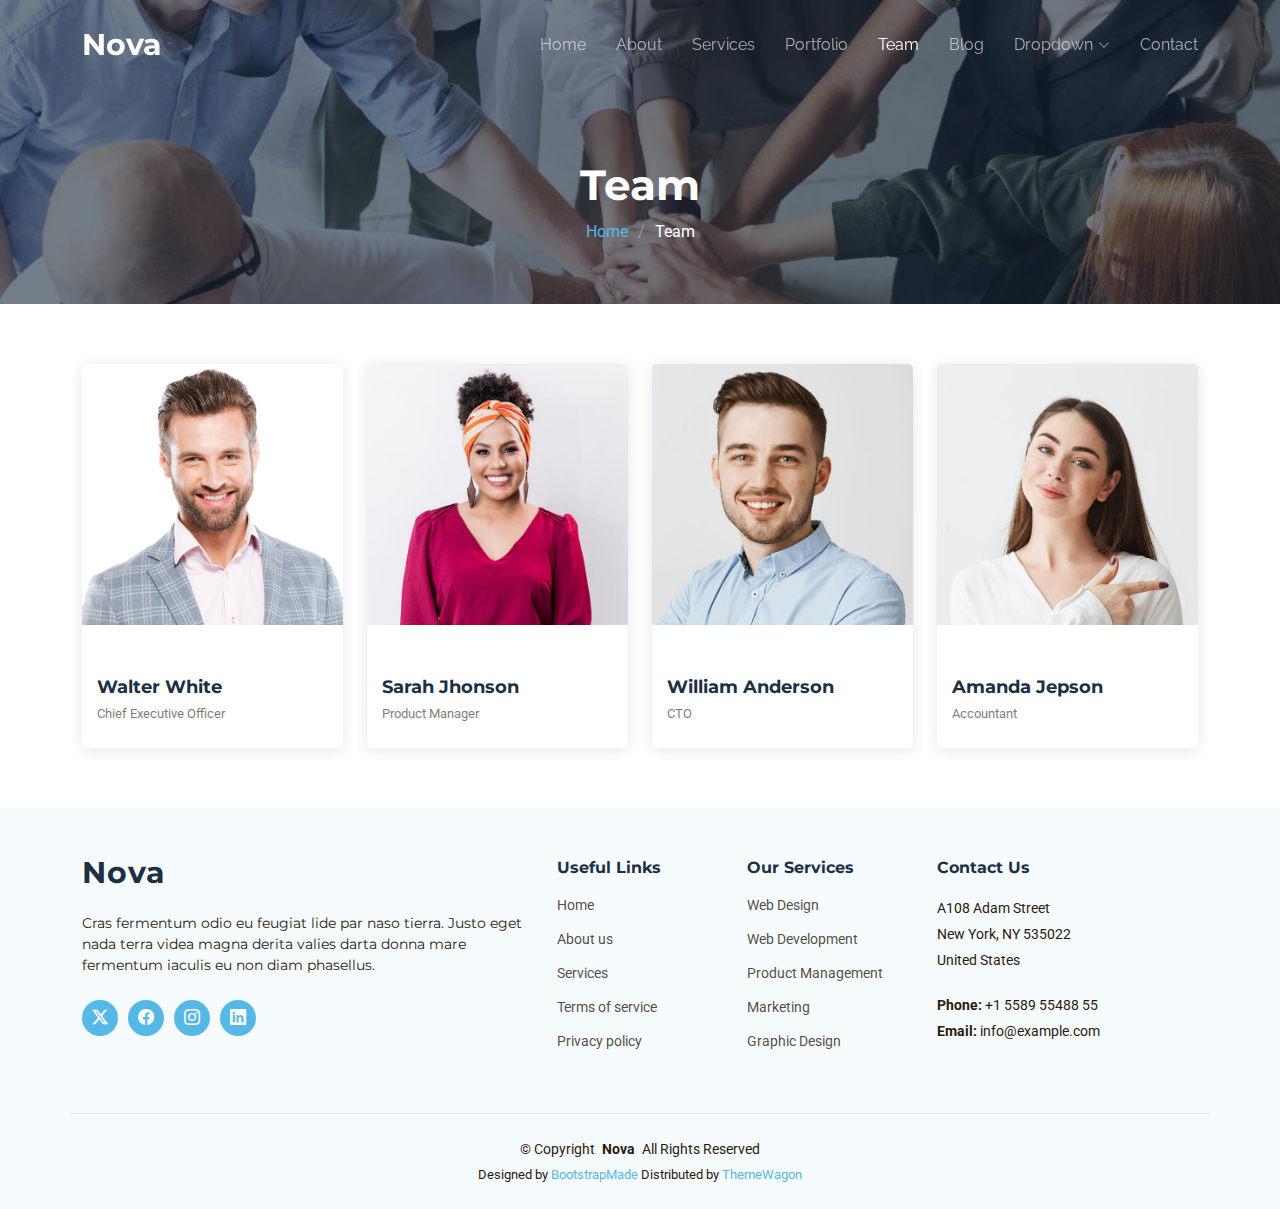
<file: team.html>
<!DOCTYPE html>
<html lang="en">

<head>
  <meta charset="utf-8">
  <meta content="width=device-width, initial-scale=1.0" name="viewport">
  <title>Team - Nova Bootstrap Template</title>
  <meta name="description" content="">
  <meta name="keywords" content="">

  <!-- Favicons -->
  <link href="assets/img/favicon.png" rel="icon">
  <link href="assets/img/apple-touch-icon.png" rel="apple-touch-icon">

  <!-- Fonts -->
  <link href="https://fonts.googleapis.com" rel="preconnect">
  <link href="https://fonts.gstatic.com" rel="preconnect" crossorigin>
  <link href="https://fonts.googleapis.com/css2?family=Roboto:ital,wght@0,100;0,300;0,400;0,500;0,700;0,900;1,100;1,300;1,400;1,500;1,700;1,900&family=Montserrat:ital,wght@0,100;0,200;0,300;0,400;0,500;0,600;0,700;0,800;0,900;1,100;1,200;1,300;1,400;1,500;1,600;1,700;1,800;1,900&family=Raleway:ital,wght@0,100;0,200;0,300;0,400;0,500;0,600;0,700;0,800;0,900;1,100;1,200;1,300;1,400;1,500;1,600;1,700;1,800;1,900&display=swap" rel="stylesheet">

  <!-- Vendor CSS Files -->
  <link href="assets/vendor/bootstrap/css/bootstrap.min.css" rel="stylesheet">
  <link href="assets/vendor/bootstrap-icons/bootstrap-icons.css" rel="stylesheet">
  <link href="assets/vendor/aos/aos.css" rel="stylesheet">
  <link href="assets/vendor/glightbox/css/glightbox.min.css" rel="stylesheet">
  <link href="assets/vendor/swiper/swiper-bundle.min.css" rel="stylesheet">

  <!-- Main CSS File -->
  <link href="assets/css/main.css" rel="stylesheet">

  <!-- =======================================================
  * Template Name: Nova
  * Template URL: https://bootstrapmade.com/nova-bootstrap-business-template/
  * Updated: Aug 07 2024 with Bootstrap v5.3.3
  * Author: BootstrapMade.com
  * License: https://bootstrapmade.com/license/
  ======================================================== -->
</head>

<body class="team-page">

  <header id="header" class="header d-flex align-items-center fixed-top">
    <div class="container-fluid container-xl position-relative d-flex align-items-center justify-content-between">

      <a href="index.html" class="logo d-flex align-items-center">
        <!-- Uncomment the line below if you also wish to use an image logo -->
        <!-- <img src="assets/img/logo.png" alt=""> -->
        <h1 class="sitename">Nova</h1>
      </a>

      <nav id="navmenu" class="navmenu">
        <ul>
          <li><a href="index.html">Home<br></a></li>
          <li><a href="about.html">About</a></li>
          <li><a href="services.html">Services</a></li>
          <li><a href="portfolio.html">Portfolio</a></li>
          <li><a href="team.html" class="active">Team</a></li>
          <li><a href="blog.html">Blog</a></li>
          <li class="dropdown"><a href="#"><span>Dropdown</span> <i class="bi bi-chevron-down toggle-dropdown"></i></a>
            <ul>
              <li><a href="#">Dropdown 1</a></li>
              <li class="dropdown"><a href="#"><span>Deep Dropdown</span> <i class="bi bi-chevron-down toggle-dropdown"></i></a>
                <ul>
                  <li><a href="#">Deep Dropdown 1</a></li>
                  <li><a href="#">Deep Dropdown 2</a></li>
                  <li><a href="#">Deep Dropdown 3</a></li>
                  <li><a href="#">Deep Dropdown 4</a></li>
                  <li><a href="#">Deep Dropdown 5</a></li>
                </ul>
              </li>
              <li><a href="#">Dropdown 2</a></li>
              <li><a href="#">Dropdown 3</a></li>
              <li><a href="#">Dropdown 4</a></li>
            </ul>
          </li>
          <li><a href="contact.html">Contact</a></li>
        </ul>
        <i class="mobile-nav-toggle d-xl-none bi bi-list"></i>
      </nav>

    </div>
  </header>

  <main class="main">

    <!-- Page Title -->
    <div class="page-title dark-background" data-aos="fade" style="background-image: url(assets/img/team-page-title-bg.jpg);">
      <div class="container">
        <h1>Team</h1>
        <nav class="breadcrumbs">
          <ol>
            <li><a href="index.html">Home</a></li>
            <li class="current">Team</li>
          </ol>
        </nav>
      </div>
    </div><!-- End Page Title -->

    <!-- Team Section -->
    <section id="team" class="team section">

      <div class="container">

        <div class="row gy-4">

          <div class="col-lg-3 col-md-6 d-flex align-items-stretch" data-aos="fade-up" data-aos-delay="100">
            <div class="team-member">
              <div class="member-img">
                <img src="assets/img/team/team-1.jpg" class="img-fluid" alt="">
                <div class="social">
                  <a href=""><i class="bi bi-twitter-x"></i></a>
                  <a href=""><i class="bi bi-facebook"></i></a>
                  <a href=""><i class="bi bi-instagram"></i></a>
                  <a href=""><i class="bi bi-linkedin"></i></a>
                </div>
              </div>
              <div class="member-info">
                <h4>Walter White</h4>
                <span>Chief Executive Officer</span>
              </div>
            </div>
          </div><!-- End Team Member -->

          <div class="col-lg-3 col-md-6 d-flex align-items-stretch" data-aos="fade-up" data-aos-delay="200">
            <div class="team-member">
              <div class="member-img">
                <img src="assets/img/team/team-2.jpg" class="img-fluid" alt="">
                <div class="social">
                  <a href=""><i class="bi bi-twitter-x"></i></a>
                  <a href=""><i class="bi bi-facebook"></i></a>
                  <a href=""><i class="bi bi-instagram"></i></a>
                  <a href=""><i class="bi bi-linkedin"></i></a>
                </div>
              </div>
              <div class="member-info">
                <h4>Sarah Jhonson</h4>
                <span>Product Manager</span>
              </div>
            </div>
          </div><!-- End Team Member -->

          <div class="col-lg-3 col-md-6 d-flex align-items-stretch" data-aos="fade-up" data-aos-delay="300">
            <div class="team-member">
              <div class="member-img">
                <img src="assets/img/team/team-3.jpg" class="img-fluid" alt="">
                <div class="social">
                  <a href=""><i class="bi bi-twitter-x"></i></a>
                  <a href=""><i class="bi bi-facebook"></i></a>
                  <a href=""><i class="bi bi-instagram"></i></a>
                  <a href=""><i class="bi bi-linkedin"></i></a>
                </div>
              </div>
              <div class="member-info">
                <h4>William Anderson</h4>
                <span>CTO</span>
              </div>
            </div>
          </div><!-- End Team Member -->

          <div class="col-lg-3 col-md-6 d-flex align-items-stretch" data-aos="fade-up" data-aos-delay="400">
            <div class="team-member">
              <div class="member-img">
                <img src="assets/img/team/team-4.jpg" class="img-fluid" alt="">
                <div class="social">
                  <a href=""><i class="bi bi-twitter-x"></i></a>
                  <a href=""><i class="bi bi-facebook"></i></a>
                  <a href=""><i class="bi bi-instagram"></i></a>
                  <a href=""><i class="bi bi-linkedin"></i></a>
                </div>
              </div>
              <div class="member-info">
                <h4>Amanda Jepson</h4>
                <span>Accountant</span>
              </div>
            </div>
          </div><!-- End Team Member -->

        </div>

      </div>

    </section><!-- /Team Section -->

  </main>

  <footer id="footer" class="footer light-background">

    <div class="footer-top">
      <div class="container">
        <div class="row gy-4">
          <div class="col-lg-5 col-md-12 footer-about">
            <a href="index.html" class="logo d-flex align-items-center">
              <span class="sitename">Nova</span>
            </a>
            <p>Cras fermentum odio eu feugiat lide par naso tierra. Justo eget nada terra videa magna derita valies darta donna mare fermentum iaculis eu non diam phasellus.</p>
            <div class="social-links d-flex mt-4">
              <a href=""><i class="bi bi-twitter-x"></i></a>
              <a href=""><i class="bi bi-facebook"></i></a>
              <a href=""><i class="bi bi-instagram"></i></a>
              <a href=""><i class="bi bi-linkedin"></i></a>
            </div>
          </div>

          <div class="col-lg-2 col-6 footer-links">
            <h4>Useful Links</h4>
            <ul>
              <li><a href="#">Home</a></li>
              <li><a href="#">About us</a></li>
              <li><a href="#">Services</a></li>
              <li><a href="#">Terms of service</a></li>
              <li><a href="#">Privacy policy</a></li>
            </ul>
          </div>

          <div class="col-lg-2 col-6 footer-links">
            <h4>Our Services</h4>
            <ul>
              <li><a href="#">Web Design</a></li>
              <li><a href="#">Web Development</a></li>
              <li><a href="#">Product Management</a></li>
              <li><a href="#">Marketing</a></li>
              <li><a href="#">Graphic Design</a></li>
            </ul>
          </div>

          <div class="col-lg-3 col-md-12 footer-contact text-center text-md-start">
            <h4>Contact Us</h4>
            <p>A108 Adam Street</p>
            <p>New York, NY 535022</p>
            <p>United States</p>
            <p class="mt-4"><strong>Phone:</strong> <span>+1 5589 55488 55</span></p>
            <p><strong>Email:</strong> <span>info@example.com</span></p>
          </div>

        </div>
      </div>
    </div>

    <div class="container copyright text-center">
      <p>© <span>Copyright</span> <strong class="px-1 sitename">Nova</strong> <span>All Rights Reserved</span></p>
      <div class="credits">
        <!-- All the links in the footer should remain intact. -->
        <!-- You can delete the links only if you've purchased the pro version. -->
        <!-- Licensing information: https://bootstrapmade.com/license/ -->
        <!-- Purchase the pro version with working PHP/AJAX contact form: [buy-url] -->
        Designed by <a href="https://bootstrapmade.com/">BootstrapMade</a> Distributed by <a href="https://themewagon.com">ThemeWagon</a>
      </div>
    </div>

  </footer>

  <!-- Scroll Top -->
  <a href="#" id="scroll-top" class="scroll-top d-flex align-items-center justify-content-center"><i class="bi bi-arrow-up-short"></i></a>

  <!-- Preloader -->
  <div id="preloader"></div>

  <!-- Vendor JS Files -->
  <script src="assets/vendor/bootstrap/js/bootstrap.bundle.min.js"></script>
  <script src="assets/vendor/php-email-form/validate.js"></script>
  <script src="assets/vendor/aos/aos.js"></script>
  <script src="assets/vendor/glightbox/js/glightbox.min.js"></script>
  <script src="assets/vendor/swiper/swiper-bundle.min.js"></script>
  <script src="assets/vendor/imagesloaded/imagesloaded.pkgd.min.js"></script>
  <script src="assets/vendor/isotope-layout/isotope.pkgd.min.js"></script>

  <!-- Main JS File -->
  <script src="assets/js/main.js"></script>

</body>

</html>
</file>
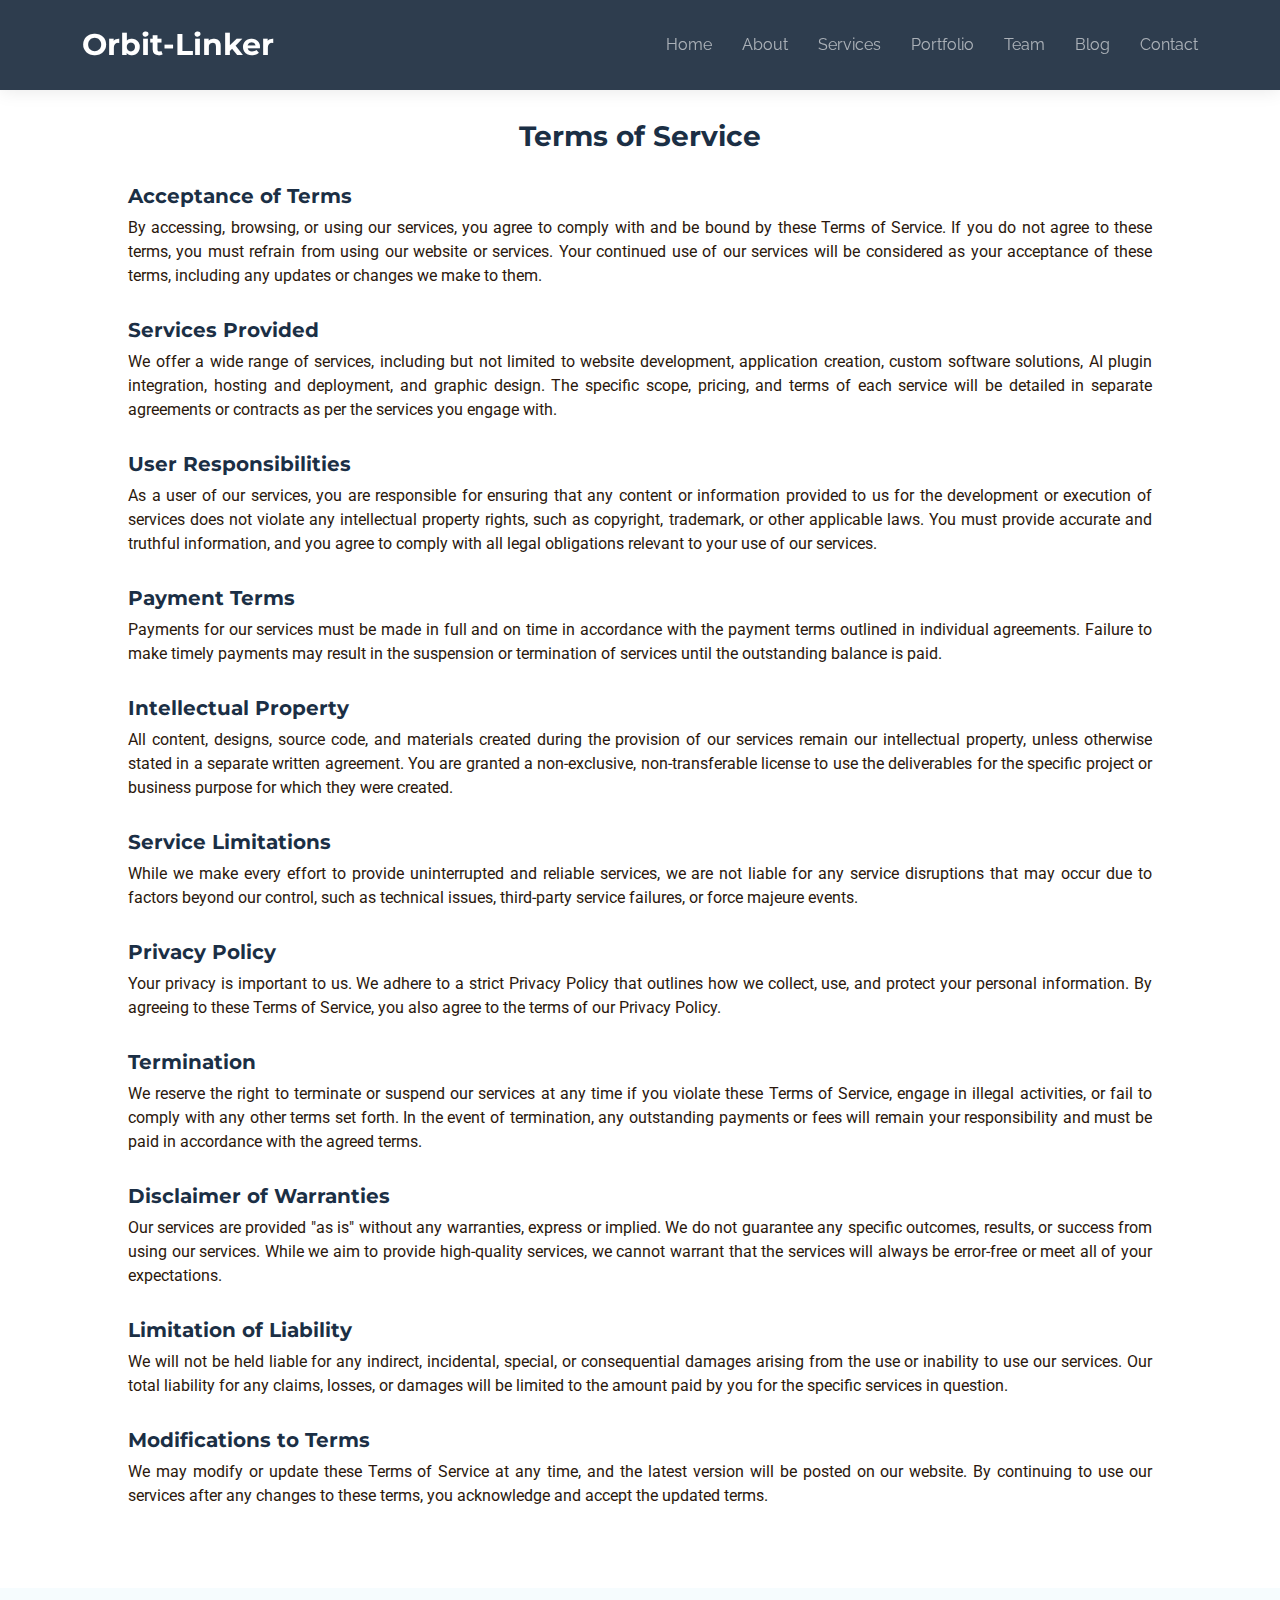
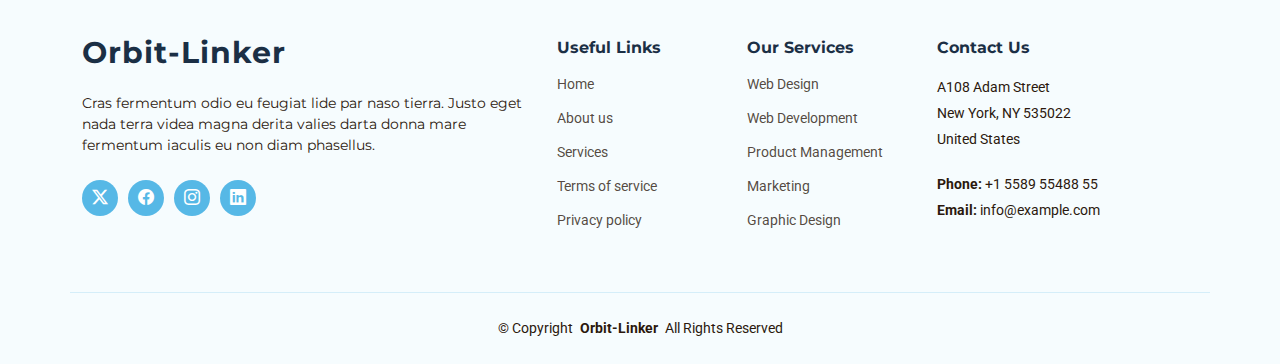
<file: terms-of-services.html>
<!DOCTYPE html>
<html lang="en">

<head>
    <meta charset="utf-8">
    <meta content="width=device-width, initial-scale=1.0" name="viewport">
    <title>Terms Of Services - Orbit - Linker</title>
    <meta name="description" content="">
    <meta name="keywords" content="">

    <!-- Favicons -->
    <link href="assets/img/favicon.png" rel="icon">
    <link href="assets/img/apple-touch-icon.png" rel="apple-touch-icon">

    <!-- Fonts -->
    <link href="https://fonts.googleapis.com" rel="preconnect">
    <link href="https://fonts.gstatic.com" rel="preconnect" crossorigin>
    <link
        href="https://fonts.googleapis.com/css2?family=Roboto:ital,wght@0,100;0,300;0,400;0,500;0,700;0,900;1,100;1,300;1,400;1,500;1,700;1,900&family=Montserrat:ital,wght@0,100;0,200;0,300;0,400;0,500;0,600;0,700;0,800;0,900;1,100;1,200;1,300;1,400;1,500;1,600;1,700;1,800;1,900&family=Raleway:ital,wght@0,100;0,200;0,300;0,400;0,500;0,600;0,700;0,800;0,900;1,100;1,200;1,300;1,400;1,500;1,600;1,700;1,800;1,900&display=swap"
        rel="stylesheet">

    <!-- Vendor CSS Files -->
    <link href="assets/vendor/bootstrap/css/bootstrap.min.css" rel="stylesheet">
    <link href="assets/vendor/bootstrap-icons/bootstrap-icons.css" rel="stylesheet">
    <link href="assets/vendor/aos/aos.css" rel="stylesheet">
    <link href="assets/vendor/glightbox/css/glightbox.min.css" rel="stylesheet">
    <link href="assets/vendor/swiper/swiper-bundle.min.css" rel="stylesheet">

    <!-- Main CSS File -->
    <link href="assets/css/main.css" rel="stylesheet">
    <link href="assets/css/terms.css" rel="stylesheet">

    <!-- =======================================================
        * Template Name: Nova
        * Template URL: https://bootstrapmade.com/nova-bootstrap-business-template/
        * Updated: Aug 07 2024 with Bootstrap v5.3.3
        * Author: BootstrapMade.com
        * License: https://bootstrapmade.com/license/
        ======================================================== -->
</head>

<body class="scrolled">
    <header id="header" class="header d-flex align-items-center fixed-top">
        <div class="container-fluid container-xl position-relative d-flex align-items-center justify-content-between">

            <a href="index.html" class="logo d-flex align-items-center">
                <!-- Uncomment the line below if you also wish to use an image logo -->
                <!-- <img src="assets/img/logo.png" alt=""> -->
                <h1 class="sitename">Orbit-Linker</h1>
            </a>

            <nav id="navmenu" class="navmenu">
                <ul>
                    <li><a href="index.html">Home<br></a></li>
                    <li><a href="about.html">About</a></li>
                    <li><a href="services.html">Services</a></li>
                    <li><a href="portfolio.html">Portfolio</a></li>
                    <li><a href="team.html">Team</a></li>
                    <li><a href="blog.html">Blog</a></li>
                    <!-- <li class="dropdown"><a href="#"><span>Dropdown</span> <i class="bi bi-chevron-down toggle-dropdown"></i></a>
                    <ul>
                      <li><a href="#">Dropdown 1</a></li>
                      <li class="dropdown"><a href="#"><span>Deep Dropdown</span> <i class="bi bi-chevron-down toggle-dropdown"></i></a>
                        <ul>
                          <li><a href="#">Deep Dropdown 1</a></li>
                          <li><a href="#">Deep Dropdown 2</a></li>
                          <li><a href="#">Deep Dropdown 3</a></li>
                          <li><a href="#">Deep Dropdown 4</a></li>
                          <li><a href="#">Deep Dropdown 5</a></li>
                        </ul>
                      </li>
                      <li><a href="#">Dropdown 2</a></li>
                      <li><a href="#">Dropdown 3</a></li>
                      <li><a href="#">Dropdown 4</a></li>
                    </ul>
                  </li> -->
                    <li><a href="contact.html">Contact</a></li>
                </ul>
                <i class="mobile-nav-toggle d-xl-none bi bi-list"></i>
            </nav>
        </div>

    </header>
    <div class="terms-content">
        <h3 class="terms-heading">Terms of Service</h3>

        <h5 class="term-subheading">Acceptance of Terms</h5>
        <p>
            By accessing, browsing, or using our services, you agree to comply with and be bound by these Terms of
            Service.
            If you do not agree to these terms, you must refrain from using our website or services. Your continued use
            of
            our services will be considered as your acceptance of these terms, including any updates or changes we make
            to them.
        </p>

        <h5 class="term-subheading">Services Provided</h5>
        <p>
            We offer a wide range of services, including but not limited to website development, application creation,
            custom software solutions, AI plugin integration, hosting and deployment, and graphic design. The specific
            scope,
            pricing, and terms of each service will be detailed in separate agreements or contracts as per the services
            you
            engage with.
        </p>

        <h5 class="term-subheading">User Responsibilities</h5>
        <p>
            As a user of our services, you are responsible for ensuring that any content or information provided to us
            for
            the development or execution of services does not violate any intellectual property rights, such as
            copyright,
            trademark, or other applicable laws. You must provide accurate and truthful information, and you agree to
            comply
            with all legal obligations relevant to your use of our services.
        </p>

        <h5 class="term-subheading">Payment Terms</h5>
        <p>
            Payments for our services must be made in full and on time in accordance with the payment terms outlined in
            individual agreements. Failure to make timely payments may result in the suspension or termination of
            services
            until the outstanding balance is paid.
        </p>

        <h5 class="term-subheading">Intellectual Property</h5>
        <p>
            All content, designs, source code, and materials created during the provision of our services remain our
            intellectual property, unless otherwise stated in a separate written agreement. You are granted a
            non-exclusive,
            non-transferable license to use the deliverables for the specific project or business purpose for which they
            were created.
        </p>

        <h5 class="term-subheading">Service Limitations</h5>
        <p>
            While we make every effort to provide uninterrupted and reliable services, we are not liable for any service
            disruptions that may occur due to factors beyond our control, such as technical issues, third-party service
            failures, or force majeure events.
        </p>

        <h5 class="term-subheading">Privacy Policy</h5>
        <p>
            Your privacy is important to us. We adhere to a strict Privacy Policy that outlines how we collect, use, and
            protect
            your personal information. By agreeing to these Terms of Service, you also agree to the terms of our Privacy
            Policy.
        </p>

        <h5 class="term-subheading">Termination</h5>
        <p>
            We reserve the right to terminate or suspend our services at any time if you violate these Terms of Service,
            engage in illegal activities, or fail to comply with any other terms set forth. In the event of termination,
            any outstanding payments or fees will remain your responsibility and must be paid in accordance with the
            agreed
            terms.
        </p>

        <h5 class="term-subheading">Disclaimer of Warranties</h5>
        <p>
            Our services are provided "as is" without any warranties, express or implied. We do not guarantee any
            specific
            outcomes, results, or success from using our services. While we aim to provide high-quality services, we
            cannot
            warrant that the services will always be error-free or meet all of your expectations.
        </p>

        <h5 class="term-subheading">Limitation of Liability</h5>
        <p>
            We will not be held liable for any indirect, incidental, special, or consequential damages arising from the
            use
            or inability to use our services. Our total liability for any claims, losses, or damages will be limited to
            the
            amount paid by you for the specific services in question.
        </p>

        <h5 class="term-subheading">Modifications to Terms</h5>
        <p>
            We may modify or update these Terms of Service at any time, and the latest version will be posted on our
            website.
            By continuing to use our services after any changes to these terms, you acknowledge and accept the updated
            terms.
        </p>

        <!-- 
        <h5 class="term-subheading">Governing Law</h5>
        <p>
            These terms are governed by and construed in accordance with the laws of [your jurisdiction]. Any disputes will 
            be resolved exclusively in the courts of [your jurisdiction].
        </p> 
        -->
    </div>

    <footer id="footer" class="footer light-background">

        <div class="footer-top">
            <div class="container">
                <div class="row gy-4">
                    <div class="col-lg-5 col-md-12 footer-about">
                        <a href="index.html" class="logo d-flex align-items-center">
                            <span class="sitename">Orbit-Linker</span>
                        </a>
                        <p>Cras fermentum odio eu feugiat lide par naso tierra. Justo eget nada terra videa magna derita
                            valies
                            darta donna mare fermentum iaculis eu non diam phasellus.</p>
                        <div class="social-links d-flex mt-4">
                            <a href=""><i class="bi bi-twitter-x"></i></a>
                            <a href=""><i class="bi bi-facebook"></i></a>
                            <a href=""><i class="bi bi-instagram"></i></a>
                            <a href=""><i class="bi bi-linkedin"></i></a>
                        </div>
                    </div>

                    <div class="col-lg-2 col-6 footer-links">
                        <h4>Useful Links</h4>
                        <ul>
                            <li><a href="#">Home</a></li>
                            <li><a href="#">About us</a></li>
                            <li><a href="#">Services</a></li>
                            <li><a href="terms-of-services.html">Terms of service</a></li>
                            <li><a href="#">Privacy policy</a></li>
                        </ul>
                    </div>

                    <div class="col-lg-2 col-6 footer-links">
                        <h4>Our Services</h4>
                        <ul>
                            <li><a href="#">Web Design</a></li>
                            <li><a href="#">Web Development</a></li>
                            <li><a href="#">Product Management</a></li>
                            <li><a href="#">Marketing</a></li>
                            <li><a href="#">Graphic Design</a></li>
                        </ul>
                    </div>

                    <div class="col-lg-3 col-md-12 footer-contact text-center text-md-start">
                        <h4>Contact Us</h4>
                        <p>A108 Adam Street</p>
                        <p>New York, NY 535022</p>
                        <p>United States</p>
                        <p class="mt-4"><strong>Phone:</strong> <span>+1 5589 55488 55</span></p>
                        <p><strong>Email:</strong> <span>info@example.com</span></p>
                    </div>

                </div>
            </div>
        </div>

        <div class="container copyright text-center">
            <p>© <span>Copyright</span> <strong class="px-1 sitename">Orbit-Linker</strong> <span>All Rights
                    Reserved</span></p>
        </div>

    </footer>


</body>

</html>
</file>
<file: assets/css/terms.css>
.terms-heading{
    font-weight: 700;
    margin-top: 120px;
    margin-bottom: 20px;
    text-align: center;
}

.terms-content{
    text-align: justify;
    width: 80vw;
    margin: auto;
    margin-bottom: 80px;
}

.term-subheading{
    font-weight: 700;
    margin-top: 30px;
}

@media (max-width: 600px) {
    .terms-heading{
        font-size: 20px;
    }

    .term-subheading{
        font-size: 16px;
    }

    .term-subheading + p{
        font-size: 14px;
    }

    .terms-content{
        width: 90vw;
    }
}
</file>
<file: assets/css/main.css>
/*--------------------------------------------------------------
# Font & Color Variables
# Help: https://bootstrapmade.com/color-system/
--------------------------------------------------------------*/
/* Fonts */
:root {
  --default-font: "Roboto", system-ui, -apple-system, "Segoe UI", Roboto, "Helvetica Neue", Arial, "Noto Sans", "Liberation Sans", sans-serif, "Apple Color Emoji", "Segoe UI Emoji", "Segoe UI Symbol", "Noto Color Emoji";
  --heading-font: "Montserrat", sans-serif;
  --nav-font: "Raleway", sans-serif;
}

/* Global Colors - The following color variables are used throughout the website. Updating them here will change the color scheme of the entire website */
:root {
  --background-color: #ffffff;
  /* Background color for the entire website, including individual sections */
  --default-color: #2b180d;
  /* Default color used for the majority of the text content across the entire website */
  --heading-color: #1b2f45;
  /* Color for headings, subheadings and title throughout the website */
  --accent-color: #56b8e6;
  /* Accent color that represents your brand on the website. It's used for buttons, links, and other elements that need to stand out */
  --surface-color: #ffffff;
  /* The surface color is used as a background of boxed elements within sections, such as cards, icon boxes, or other elements that require a visual separation from the global background. */
  --contrast-color: #ffffff;
  /* Contrast color for text, ensuring readability against backgrounds of accent, heading, or default colors. */
}

/* Nav Menu Colors - The following color variables are used specifically for the navigation menu. They are separate from the global colors to allow for more customization options */
:root {
  --nav-color: rgba(255, 255, 255, 0.6);
  /* The default color of the main navmenu links */
  --nav-hover-color: #ffffff;
  /* Applied to main navmenu links when they are hovered over or active */
  --nav-mobile-background-color: #ffffff;
  /* Used as the background color for mobile navigation menu */
  --nav-dropdown-background-color: #ffffff;
  /* Used as the background color for dropdown items that appear when hovering over primary navigation items */
  --nav-dropdown-color: #212529;
  /* Used for navigation links of the dropdown items in the navigation menu. */
  --nav-dropdown-hover-color: #56b8e6;
  /* Similar to --nav-hover-color, this color is applied to dropdown navigation links when they are hovered over. */
}

/* Color Presets - These classes override global colors when applied to any section or element, providing reuse of the sam color scheme. */

.light-background {
  --background-color: #f6fcfe;
  --surface-color: #ffffff;
}

.dark-background {
  --background-color: #17283b;
  --default-color: #ffffff;
  --heading-color: #ffffff;
  --surface-color: #254160;
  --contrast-color: #ffffff;
}

/* Smooth scroll */
:root {
  scroll-behavior: smooth;
}

/*--------------------------------------------------------------
# General Styling & Shared Classes
--------------------------------------------------------------*/
body {
  color: var(--default-color);
  background-color: var(--background-color);
  font-family: var(--default-font);
}

a {
  color: var(--accent-color);
  text-decoration: none;
  transition: 0.3s;
}

a:hover {
  color: color-mix(in srgb, var(--accent-color), transparent 25%);
  text-decoration: none;
}

h1,
h2,
h3,
h4,
h5,
h6 {
  color: var(--heading-color);
  font-family: var(--heading-font);
}

/* PHP Email Form Messages
------------------------------*/
.textOverFlow {
  font-size: 1rem;
  font-weight: bold;
  line-height: 1.4;
  display: -webkit-box;
  -webkit-line-clamp: 2;
  -webkit-box-orient: vertical;
  overflow: hidden;
  text-overflow: ellipsis;
  margin: 0;
}

.textOverFlowPara {
  display: -webkit-box;
  -webkit-line-clamp: 4;
  -webkit-box-orient: vertical;
  overflow: hidden;
  text-overflow: ellipsis;
}

.php-email-form .error-message {
  display: none;
  background: #df1529;
  color: #ffffff;
  text-align: left;
  padding: 15px;
  margin-bottom: 24px;
  font-weight: 600;
}

.php-email-form .sent-message {
  display: none;
  color: #ffffff;
  background: #059652;
  text-align: center;
  padding: 15px;
  margin-bottom: 24px;
  font-weight: 600;
}

.php-email-form .loading {
  display: none;
  background: var(--surface-color);
  text-align: center;
  padding: 15px;
  margin-bottom: 24px;
}

.php-email-form .loading:before {
  content: "";
  display: inline-block;
  border-radius: 50%;
  width: 24px;
  height: 24px;
  margin: 0 10px -6px 0;
  border: 3px solid var(--accent-color);
  border-top-color: var(--surface-color);
  animation: php-email-form-loading 1s linear infinite;
}

@keyframes php-email-form-loading {
  0% {
    transform: rotate(0deg);
  }

  100% {
    transform: rotate(360deg);
  }
}

/*--------------------------------------------------------------
# Global Header
--------------------------------------------------------------*/
.header {
  --background-color: rgba(255, 255, 255, 0);
  --heading-color: #ffffff;
  color: var(--default-color);
  background-color: var(--background-color);
  padding: 15px 0;
  transition: all 0.5s;
  z-index: 997;
}

.header .logo {
  line-height: 1;
}

.header .logo img {
  max-height: 32px;
  margin-right: 8px;
}

.header .logo h1 {
  font-size: 30px;
  margin: 0;
  font-weight: 700;
  color: var(--heading-color);
}

.scrolled .header {
  box-shadow: 0px 0 18px rgba(0, 0, 0, 0.1);
}

/* Global Header on Scroll
------------------------------*/
.scrolled .header {
  --background-color: rgba(23, 40, 59, 0.9);
}

/*--------------------------------------------------------------
# Navigation Menu
--------------------------------------------------------------*/
/* Navmenu - Desktop */
@media (min-width: 1200px) {
  .navmenu {
    padding: 0;
  }

  .navmenu ul {
    margin: 0;
    padding: 0;
    display: flex;
    list-style: none;
    align-items: center;
  }

  .navmenu li {
    position: relative;
  }

  .navmenu a,
  .navmenu a:focus {
    color: var(--nav-color);
    padding: 18px 15px;
    font-size: 16px;
    font-family: var(--nav-font);
    font-weight: 400;
    display: flex;
    align-items: center;
    justify-content: space-between;
    white-space: nowrap;
    transition: 0.3s;
  }

  .navmenu a i,
  .navmenu a:focus i {
    font-size: 12px;
    line-height: 0;
    margin-left: 5px;
    transition: 0.3s;
  }

  .navmenu li:last-child a {
    padding-right: 0;
  }

  .navmenu li:hover>a,
  .navmenu .active,
  .navmenu .active:focus {
    color: var(--nav-hover-color);
  }

  .navmenu .dropdown ul {
    margin: 0;
    padding: 10px 0;
    background: var(--nav-dropdown-background-color);
    display: block;
    position: absolute;
    visibility: hidden;
    left: 14px;
    top: 130%;
    opacity: 0;
    transition: 0.3s;
    border-radius: 0;
    z-index: 99;
    box-shadow: 0px 0px 30px rgba(0, 0, 0, 0.1);
  }

  .navmenu .dropdown ul li {
    min-width: 200px;
  }

  .navmenu .dropdown ul a {
    padding: 10px 20px;
    font-size: 15px;
    text-transform: none;
    color: var(--nav-dropdown-color);
  }

  .navmenu .dropdown ul a i {
    font-size: 12px;
  }

  .navmenu .dropdown ul a:hover,
  .navmenu .dropdown ul .active:hover,
  .navmenu .dropdown ul li:hover>a {
    color: var(--nav-dropdown-hover-color);
  }

  .navmenu .dropdown:hover>ul {
    opacity: 1;
    top: 100%;
    visibility: visible;
  }

  .navmenu .dropdown .dropdown ul {
    top: 0;
    left: -90%;
    visibility: hidden;
  }

  .navmenu .dropdown .dropdown:hover>ul {
    opacity: 1;
    top: 0;
    left: -100%;
    visibility: visible;
  }
}

/* Navmenu - Mobile */
@media (max-width: 1199px) {
  .mobile-nav-toggle {
    color: var(--nav-color);
    font-size: 28px;
    line-height: 0;
    margin-right: 10px;
    cursor: pointer;
    transition: color 0.3s;
  }

  .navmenu {
    padding: 0;
    z-index: 9997;
  }

  .navmenu ul {
    display: none;
    list-style: none;
    position: absolute;
    inset: 60px 20px 20px 20px;
    padding: 10px 0;
    margin: 0;
    border-radius: 6px;
    background-color: var(--nav-mobile-background-color);
    overflow-y: auto;
    transition: 0.3s;
    z-index: 9998;
    box-shadow: 0px 0px 30px rgba(0, 0, 0, 0.1);
  }

  .navmenu a,
  .navmenu a:focus {
    color: var(--nav-dropdown-color);
    padding: 10px 20px;
    font-family: var(--nav-font);
    font-size: 17px;
    font-weight: 500;
    display: flex;
    align-items: center;
    justify-content: space-between;
    white-space: nowrap;
    transition: 0.3s;
  }

  .navmenu a i,
  .navmenu a:focus i {
    font-size: 12px;
    line-height: 0;
    margin-left: 5px;
    width: 30px;
    height: 30px;
    display: flex;
    align-items: center;
    justify-content: center;
    border-radius: 50%;
    transition: 0.3s;
    background-color: color-mix(in srgb, var(--accent-color), transparent 90%);
  }

  .navmenu a i:hover,
  .navmenu a:focus i:hover {
    background-color: var(--accent-color);
    color: var(--contrast-color);
  }

  .navmenu a:hover,
  .navmenu .active,
  .navmenu .active:focus {
    color: var(--nav-dropdown-hover-color);
  }

  .navmenu .active i,
  .navmenu .active:focus i {
    background-color: var(--accent-color);
    color: var(--contrast-color);
    transform: rotate(180deg);
  }

  .navmenu .dropdown ul {
    position: static;
    display: none;
    z-index: 99;
    padding: 10px 0;
    margin: 10px 20px;
    background-color: var(--nav-dropdown-background-color);
    border: 1px solid color-mix(in srgb, var(--default-color), transparent 90%);
    box-shadow: none;
    transition: all 0.5s ease-in-out;
  }

  .navmenu .dropdown ul ul {
    background-color: rgba(33, 37, 41, 0.1);
  }

  .navmenu .dropdown>.dropdown-active {
    display: block;
    background-color: rgba(33, 37, 41, 0.03);
  }

  .mobile-nav-active {
    overflow: hidden;
  }

  .mobile-nav-active .mobile-nav-toggle {
    color: #fff;
    position: absolute;
    font-size: 32px;
    top: 15px;
    right: 15px;
    margin-right: 0;
    z-index: 9999;
  }

  .mobile-nav-active .navmenu {
    position: fixed;
    overflow: hidden;
    inset: 0;
    background: rgba(33, 37, 41, 0.8);
    transition: 0.3s;
  }

  .mobile-nav-active .navmenu>ul {
    display: block;
  }
}

/*--------------------------------------------------------------
# Global Footer
--------------------------------------------------------------*/
.footer {
  color: var(--default-color);
  background-color: var(--background-color);
  font-size: 14px;
  position: relative;
}

.footer .footer-top {
  padding-top: 50px;
}

.footer .footer-about .logo {
  line-height: 1;
  margin-bottom: 25px;
}

.footer .footer-about .logo img {
  max-height: 40px;
  margin-right: 6px;
}

.footer .footer-about .logo span {
  color: var(--heading-color);
  font-size: 30px;
  font-weight: 700;
  letter-spacing: 1px;
  font-family: var(--heading-font);
}

.footer .footer-about p {
  font-size: 14px;
  font-family: var(--heading-font);
}

.footer .social-links a {
  color: var(--contrast-color);
  background-color: var(--accent-color);
  display: flex;
  align-items: center;
  justify-content: center;
  width: 36px;
  height: 36px;
  border-radius: 50%;
  font-size: 16px;
  margin-right: 10px;
  transition: 0.3s;
}

.footer .social-links a:hover {
  color: var(--contrast-color);
  background-color: color-mix(in srgb, var(--accent-color) 90%, black 15%);
}

.footer h4 {
  font-size: 16px;
  font-weight: bold;
  position: relative;
  padding-bottom: 12px;
}

.footer .footer-links {
  margin-bottom: 30px;
}

.footer .footer-links ul {
  list-style: none;
  padding: 0;
  margin: 0;
}

.footer .footer-links ul i {
  padding-right: 2px;
  font-size: 12px;
  line-height: 0;
}

.footer .footer-links ul li {
  padding: 10px 0;
  display: flex;
  align-items: center;
}

.footer .footer-links ul li:first-child {
  padding-top: 0;
}

.footer .footer-links ul a {
  color: color-mix(in srgb, var(--default-color), transparent 20%);
  display: inline-block;
  line-height: 1;
}

.footer .footer-links ul a:hover {
  color: var(--accent-color);
}

.footer .footer-contact p {
  margin-bottom: 5px;
}

.footer .copyright {
  border-top: 1px solid color-mix(in srgb, var(--accent-color), transparent 80%);
  margin-top: 25px;
  padding-top: 25px;
  padding-bottom: 25px;
}

.footer .copyright p {
  margin-bottom: 0;
}

.footer .credits {
  margin-top: 5px;
  font-size: 13px;
}

/*--------------------------------------------------------------
# Preloader
--------------------------------------------------------------*/
#preloader {
  position: fixed;
  inset: 0;
  z-index: 9999;
  overflow: hidden;
  background-color: var(--background-color);
  transition: all 0.6s ease-out;
}

#preloader:before {
  content: "";
  position: fixed;
  top: calc(50% - 30px);
  left: calc(50% - 30px);
  border: 6px solid var(--accent-color);
  border-top-color: color-mix(in srgb, var(--accent-color), transparent 90%);
  border-radius: 50%;
  width: 60px;
  height: 60px;
  animation: animate-preloader 1s linear infinite;
}

@keyframes animate-preloader {
  0% {
    transform: rotate(0deg);
  }

  100% {
    transform: rotate(360deg);
  }
}

/*--------------------------------------------------------------
# Scroll Top Button
--------------------------------------------------------------*/
.scroll-top {
  position: fixed;
  visibility: hidden;
  opacity: 0;
  right: 15px;
  bottom: 15px;
  z-index: 99999;
  background-color: var(--accent-color);
  width: 40px;
  height: 40px;
  border-radius: 4px;
  transition: all 0.4s;
}

.scroll-top i {
  font-size: 24px;
  color: var(--contrast-color);
  line-height: 0;
}

.scroll-top:hover {
  background-color: color-mix(in srgb, var(--accent-color), transparent 20%);
  color: var(--contrast-color);
}

.scroll-top.active {
  visibility: visible;
  opacity: 1;
}

/*--------------------------------------------------------------
# Disable aos animation delay on mobile devices
--------------------------------------------------------------*/
@media screen and (max-width: 768px) {
  [data-aos-delay] {
    transition-delay: 0 !important;
  }
}

/*--------------------------------------------------------------
# Global Page Titles & Breadcrumbs
--------------------------------------------------------------*/
.page-title {
  color: var(--default-color);
  background-color: var(--background-color);
  background-size: cover;
  background-position: center;
  background-repeat: no-repeat;
  padding: 160px 0 60px 0;
  text-align: center;
  position: relative;
}

.page-title:before {
  content: "";
  background-color: color-mix(in srgb, var(--background-color), transparent 40%);
  position: absolute;
  inset: 0;
}

.page-title .container {
  position: relative;
}

.page-title h1 {
  font-size: 42px;
  font-weight: 700;
  margin-bottom: 10px;
}

.page-title .breadcrumbs ol {
  display: flex;
  flex-wrap: wrap;
  list-style: none;
  justify-content: center;
  padding: 0;
  margin: 0;
  font-size: 16px;
  font-weight: 400;
}

.page-title .breadcrumbs ol li+li {
  padding-left: 10px;
}

.page-title .breadcrumbs ol li+li::before {
  content: "/";
  display: inline-block;
  padding-right: 10px;
  color: color-mix(in srgb, var(--default-color), transparent 70%);
}

/*--------------------------------------------------------------
# Global Sections
--------------------------------------------------------------*/
section,
.section {
  color: var(--default-color);
  background-color: var(--background-color);
  padding: 60px 0;
  scroll-margin-top: 100px;
  overflow: clip;
}

@media (max-width: 1199px) {

  section,
  .section {
    scroll-margin-top: 66px;
  }
}

/*--------------------------------------------------------------
# Global Section Titles
--------------------------------------------------------------*/
.section-title {
  text-align: center;
  padding-bottom: 60px;
  position: relative;
}

.section-title h2 {
  font-size: 32px;
  font-weight: 700;
  margin-bottom: 20px;
  padding-bottom: 20px;
  position: relative;
}

.section-title h2:after {
  content: "";
  position: absolute;
  display: block;
  width: 50px;
  height: 3px;
  background: var(--accent-color);
  left: 0;
  right: 0;
  bottom: 0;
  margin: auto;
}

.section-title p {
  margin-bottom: 0;
}

/*--------------------------------------------------------------
# Hero Section
--------------------------------------------------------------*/
.hero {
  width: 100%;
  min-height: 100vh;
  position: relative;
  padding: 120px 0 60px;
  display: flex;
  align-items: center;
}

@media (min-width: 1200px) {
  .hero:after {
    position: absolute;
    content: "";
    width: 44%;
    background-image: linear-gradient(180deg, color-mix(in srgb, var(--background-color), transparent 15%), color-mix(in srgb, var(--background-color), transparent 15%) 100%), linear-gradient(180deg, rgb(0, 0, 0), rgb(0, 0, 0) 100%);
    top: 0;
    bottom: 0;
    z-index: 2;
  }
}

.hero:before {
  position: absolute;
  content: "";
  background: color-mix(in srgb, var(--background-color), transparent 40%);
  inset: 0;
  z-index: 2;
}

.hero img {
  position: absolute;
  inset: 0;
  display: block;
  width: 100%;
  height: 100%;
  object-fit: cover;
  z-index: 1;
}

.hero .container,
.hero .container-fluid {
  z-index: 3;
  position: relative;
}

.hero h1 {
  margin: 0;
  font-size: 3rem;
  font-weight: 700;
}

.hero blockquote {
  color: color-mix(in srgb, var(--default-color), transparent 20%);
  padding-left: 20px;
  border-left: 2px solid var(--accent-color);
  margin: 40px 0;
}

.hero .btn-get-started {
  color: var(--contrast-color);
  background: var(--accent-color);
  font-family: var(--heading-font);
  font-weight: 600;
  font-size: 14px;
  letter-spacing: 1px;
  display: inline-block;
  padding: 12px 30px;
  border-radius: 50px;
  transition: 0.5s;
}

.hero .btn-get-started:hover {
  background: color-mix(in srgb, var(--accent-color) 90%, white 15%);
}

.hero .btn-watch-video {
  font-size: 16px;
  transition: 0.5s;
  margin-left: 25px;
  color: var(--default-color);
  font-weight: 600;
}

.hero .btn-watch-video i {
  color: color-mix(in srgb, var(--accent-color), transparent 10%);
  font-size: 32px;
  transition: 0.3s;
  line-height: 0;
  margin-right: 8px;
}

.hero .btn-watch-video:hover {
  color: var(--default-color);
}

.hero .btn-watch-video:hover i {
  color: var(--default-color);
}

@media (max-width: 640px) {
  .hero h1 {
    font-size: 28px;
    line-height: 36px;
  }

  .hero .btn-get-started,
  .hero .btn-watch-video {
    font-size: 13px;
  }
}

/*--------------------------------------------------------------
# Why Us Section
--------------------------------------------------------------*/
.why-us .img-bg {
  min-height: 500px;
  position: relative;
}

.why-us .img-bg img {
  position: absolute;
  inset: 0;
  display: block;
  width: 100%;
  height: 100%;
  object-fit: cover;
  z-index: 1;
}

.why-us .slides {
  background-color: color-mix(in srgb, var(--default-color), transparent 97%);
}

.why-us h3 {
  font-size: 24px;
  font-weight: 700;
}

.why-us h4 {
  font-size: 18px;
  font-weight: 300;
  color: color-mix(in srgb, var(--default-color), transparent 30%);
}

.why-us .swiper {
  margin: 140px 140px 120px 140px;
  overflow: hidden;
}

.why-us .swiper-wrapper {
  height: auto;
}

.why-us .swiper-button-prev:after,
.why-us .swiper-button-next:after {
  font-size: 24px;
  color: color-mix(in srgb, var(--default-color), transparent 50%);
}

.why-us .swiper-button-prev {
  left: 80px;
}

.why-us .swiper-button-next {
  right: 80px;
}

.why-us .swiper-pagination {
  margin-top: 30px;
  position: relative;
}

.why-us .swiper-pagination .swiper-pagination-bullet {
  background-color: color-mix(in srgb, var(--default-color), transparent 50%);
}

.why-us .swiper-pagination .swiper-pagination-bullet-active {
  background-color: var(--accent-color);
}

@media (max-width: 1200px) {
  .why-us .swiper {
    margin: 60px 60px 40px 60px;
  }

  .why-us .swiper-button-prev,
  .why-us .swiper-button-next {
    display: none;
  }
}

@media (max-width: 575px) {
  .why-us .swiper {
    margin: 40px 40px 20px 40px;
  }
}

/*--------------------------------------------------------------
# Services Section
--------------------------------------------------------------*/
.services .service-item {
  position: relative;
  height: 100%;
  margin-bottom: 30px;
}

.services .service-item .icon {
  margin-right: 20px;
}

.services .service-item .icon i {
  color: var(--accent-color);
  font-size: 40px;
  line-height: 0;
  transition: 0.3s;
}

.services .service-item:hover .icon i {
  color: var(--accent-color);
}

.services .service-item .title {
  color: var(--heading-color);
  font-weight: 700;
  margin-bottom: 10px;
  font-size: 20px;
  transition: 0.3s;
}

.services .service-item .description {
  font-size: 15px;
  color: color-mix(in srgb, var(--default-color), transparent 30%);
  margin-bottom: 10px;
}

.services .service-item .readmore {
  display: flex;
  align-items: center;
  color: color-mix(in srgb, var(--default-color), transparent 50%);
  transition: 0.3s;
  font-weight: 700;
  font-size: 14px;
}

.services .service-item .readmore i {
  margin-left: 8px;
}

.services .service-item:hover .title,
.services .service-item:hover .readmore,
.services .service-item:hover .icon i {
  color: var(--accent-color);
}

/*--------------------------------------------------------------
# Call To Action Section
--------------------------------------------------------------*/
.call-to-action {
  padding: 80px 0;
  position: relative;
  clip-path: inset(0);
}

.call-to-action img {
  position: fixed;
  top: 0;
  left: 0;
  display: block;
  width: 100%;
  height: 100%;
  object-fit: cover;
  z-index: 1;
}

.call-to-action:before {
  content: "";
  background: color-mix(in srgb, var(--background-color), transparent 50%);
  position: absolute;
  inset: 0;
  z-index: 2;
}

.call-to-action .container {
  position: relative;
  z-index: 3;
}

.call-to-action h3 {
  font-size: 28px;
  font-weight: 700;
  color: var(--default-color);
}

.call-to-action p {
  color: var(--default-color);
}

.call-to-action .cta-btn {
  background: var(--accent-color);
  color: var(--contrast-color);
  font-family: var(--heading-font);
  font-weight: 500;
  font-size: 16px;
  letter-spacing: 1px;
  display: inline-block;
  padding: 12px 40px;
  border-radius: 50px;
  transition: 0.5s;
  margin: 10px;
}

.call-to-action .cta-btn:hover {
  background: color-mix(in srgb, var(--accent-color) 90%, black 15%);
}

/*--------------------------------------------------------------
# Features Section
--------------------------------------------------------------*/
.features h3 {
  font-size: 32px;
  font-weight: 700;
  margin-bottom: 30px;
}

.features .icon-list i {
  margin-right: 10px;
  font-size: 24px;
  line-height: 1;
}

.features .icon-list span {
  font-size: 16px;
  color: color-mix(in srgb, var(--default-color), transparent 20%);
}

.features .phone-wrap {
  position: absolute;
  right: 0;
}

@media (max-width: 768px) {
  .features .phone-wrap {
    position: relative;
  }
}

.features .phone-wrap img {
  width: 340px;
}

@media (max-width: 992px) {
  .features .phone-wrap img {
    margin-top: 30px;
  }
}

@media (max-width: 768px) {
  .features .phone-wrap img {
    width: 100%;
  }
}

.features .details {
  margin-top: 80px;
  padding: 120px 0;
  background-color: color-mix(in srgb, var(--default-color), transparent 97%);
}

.features .details h4 {
  font-size: 32px;
  font-weight: 700;
  margin-bottom: 20px;
}

.features .details p {
  margin-bottom: 20px;
  font-size: 15px;
}

.features .details .btn-get-started {
  color: var(--contrast-color);
  background-color: var(--accent-color);
  font-family: var(--heading-font);
  display: inline-block;
  font-weight: 500;
  font-size: 15px;
  letter-spacing: 1px;
  padding: 10px 32px;
  border-radius: 50px;
  transition: 0.5s;
}

.features .details .btn-get-started:hover {
  background: color-mix(in srgb, var(--accent-color), transparent 20%);
}

/*--------------------------------------------------------------
# Recent Posts Section
--------------------------------------------------------------*/
.recent-posts .post-box {
  transition: 0.3s;
  height: 100%;
  overflow: hidden;
  position: relative;
  display: flex;
  flex-direction: column;
}

.recent-posts .post-box .post-img {
  overflow: hidden;
  position: relative;
}

.recent-posts .post-box .post-img img {
  transition: 0.5s;
}

.recent-posts .post-box .meta {
  margin-top: 15px;
}

.recent-posts .post-box .meta .post-date {
  font-size: 15px;
  font-weight: 400;
  color: var(--accent-color);
}

.recent-posts .post-box .meta .post-author {
  font-size: 15px;
  font-weight: 400;
  color: color-mix(in srgb, var(--default-color), transparent 40%);
}

.recent-posts .post-box .post-title {
  color: var(--heading-color);
  font-size: 18px;
  font-weight: 700;
  margin: 15px 0 0 0;
  position: relative;
  transition: 0.3s;
}

.recent-posts .post-box p {
  margin: 15px 0 0 0;
  color: color-mix(in srgb, var(--default-color), transparent 40%);
}

.recent-posts .post-box .readmore {
  display: flex;
  align-items: center;
  font-weight: 600;
  line-height: 1;
  transition: 0.3s;
  margin-top: 15px;
}

.recent-posts .post-box .readmore i {
  line-height: 0;
  margin-left: 4px;
  font-size: 18px;
}

.recent-posts .post-box:hover .post-title {
  color: var(--accent-color);
}

.recent-posts .post-box:hover .post-img img {
  transform: scale(1.1);
}

/*--------------------------------------------------------------
# About Section
--------------------------------------------------------------*/
.about .content h3 {
  font-size: 2rem;
  font-weight: 700;
}

.about .content p {
  margin: 30px 0;
  color: color-mix(in srgb, var(--default-color), transparent 40%);
}

.about .content ul {
  list-style: none;
  padding: 0;
}

.about .content ul li {
  padding: 0 0 15px 0;
  font-weight: 400;
  display: flex;
}

.about .content ul i {
  color: var(--accent-color);
  font-size: 1.25rem;
  line-height: 1.2;
  margin-right: 0.5rem;
}

/*--------------------------------------------------------------
# Service Cards Section
--------------------------------------------------------------*/
.service-cards .card-item {
  background-color: var(--surface-color);
  border: 1px solid color-mix(in srgb, var(--default-color), transparent 85%);
  position: relative;
  border-radius: 0;
}

.service-cards .card-item .card-bg {
  min-height: 300px;
  position: relative;
}

.service-cards .card-item .card-bg img {
  position: absolute;
  inset: 0;
  display: block;
  width: 100%;
  height: 100%;
  object-fit: cover;
  object-position: center;
  z-index: 1;
}

.service-cards .card-item .card-body {
  padding: 30px;
}

.service-cards .card-item h4 {
  font-weight: 700;
  font-size: 20px;
  margin-bottom: 15px;
}

.service-cards .card-item p {
  color: color-mix(in srgb, var(--default-color), transparent 40%);
  margin: 0;
}

/*--------------------------------------------------------------
# Testimonials Section
--------------------------------------------------------------*/
.testimonials .testimonial-item {
  background-color: var(--surface-color);
  box-shadow: 0px 0 20px rgba(0, 0, 0, 0.1);
  box-sizing: content-box;
  padding: 30px;
  margin: 40px 30px;
  min-height: 320px;
  display: flex;
  flex-direction: column;
  text-align: center;
  transition: 0.3s;
}

.testimonials .testimonial-item .stars {
  margin-bottom: 15px;
}

.testimonials .testimonial-item .stars i {
  color: #ffc107;
  margin: 0 1px;
}

.testimonials .testimonial-item .testimonial-img {
  width: 90px;
  border-radius: 50%;
  border: 4px solid var(--background-color);
  margin: 0 auto;
}

.testimonials .testimonial-item h3 {
  font-size: 18px;
  font-weight: bold;
  margin: 10px 0 5px 0;
}

.testimonials .testimonial-item h4 {
  font-size: 14px;
  color: color-mix(in srgb, var(--default-color), transparent 40%);
  margin: 0;
}

.testimonials .testimonial-item p {
  font-style: italic;
  margin: 0 auto 15px auto;
}

.testimonials .swiper-wrapper {
  height: auto;
}

.testimonials .swiper-pagination {
  margin-top: 20px;
  position: relative;
}

.testimonials .swiper-pagination .swiper-pagination-bullet {
  width: 12px;
  height: 12px;
  background-color: color-mix(in srgb, var(--default-color), transparent 85%);
  opacity: 1;
}

.testimonials .swiper-pagination .swiper-pagination-bullet-active {
  background-color: var(--accent-color);
}

.testimonials .swiper-slide {
  opacity: 0.3;
}

@media (max-width: 1199px) {
  .testimonials .swiper-slide-active {
    opacity: 1;
  }

  .testimonials .swiper-pagination {
    margin-top: 0;
  }

  .testimonials .testimonial-item {
    margin: 40px 20px;
  }
}

@media (min-width: 1200px) {
  .testimonials .swiper-slide-next {
    opacity: 1;
    transform: scale(1.12);
  }
}

/*--------------------------------------------------------------
# Service Details Section
--------------------------------------------------------------*/
.service-details .service-box {
  background-color: var(--surface-color);
  padding: 20px;
  box-shadow: 0px 2px 20px rgba(0, 0, 0, 0.1);
}

.service-details .service-box+.service-box {
  margin-top: 30px;
}

.service-details .service-box h4 {
  font-size: 20px;
  font-weight: 700;
  border-bottom: 2px solid color-mix(in srgb, var(--default-color), transparent 92%);
  padding-bottom: 15px;
  margin-bottom: 15px;
}

.service-details .services-list {
  background-color: var(--surface-color);
}

.service-details .services-list a {
  color: color-mix(in srgb, var(--default-color), transparent 20%);
  background-color: color-mix(in srgb, var(--default-color), transparent 96%);
  display: flex;
  align-items: center;
  padding: 12px 15px;
  margin-top: 15px;
  transition: 0.3s;
}

.service-details .services-list a:first-child {
  margin-top: 0;
}

.service-details .services-list a i {
  font-size: 16px;
  margin-right: 8px;
  color: var(--accent-color);
}

.service-details .services-list a.active {
  color: var(--contrast-color);
  background-color: var(--accent-color);
}

.service-details .services-list a.active i {
  color: var(--contrast-color);
}

.service-details .services-list a:hover {
  background-color: color-mix(in srgb, var(--accent-color), transparent 95%);
  color: var(--accent-color);
}

.service-details .download-catalog a {
  color: var(--default-color);
  display: flex;
  align-items: center;
  padding: 10px 0;
  transition: 0.3s;
  border-top: 1px solid color-mix(in srgb, var(--default-color), transparent 90%);
}

.service-details .download-catalog a:first-child {
  border-top: 0;
  padding-top: 0;
}

.service-details .download-catalog a:last-child {
  padding-bottom: 0;
}

.service-details .download-catalog a i {
  font-size: 24px;
  margin-right: 8px;
  color: var(--accent-color);
}

.service-details .download-catalog a:hover {
  color: var(--accent-color);
}

.service-details .help-box {
  background-color: var(--accent-color);
  color: var(--contrast-color);
  margin-top: 30px;
  padding: 30px 15px;
}

.service-details .help-box .help-icon {
  font-size: 48px;
}

.service-details .help-box h4,
.service-details .help-box a {
  color: var(--contrast-color);
}

.service-details .services-img {
  margin-bottom: 20px;
}

.service-details h3 {
  font-size: 26px;
  font-weight: 700;
}

.service-details p {
  font-size: 15px;
}

.service-details ul {
  list-style: none;
  padding: 0;
  font-size: 15px;
}

.service-details ul li {
  padding: 5px 0;
  display: flex;
  align-items: center;
}

.service-details ul i {
  font-size: 20px;
  margin-right: 8px;
  color: var(--accent-color);
}

/*--------------------------------------------------------------
# Portfolio Section
--------------------------------------------------------------*/
.portfolio .portfolio-filters {
  padding: 0;
  margin: 0 auto 20px auto;
  list-style: none;
  text-align: center;
}

.portfolio .portfolio-filters li {
  cursor: pointer;
  display: inline-block;
  padding: 0;
  font-size: 16px;
  font-weight: 600;
  margin: 0 10px;
  line-height: 1;
  text-transform: uppercase;
  margin-bottom: 5px;
  transition: all 0.3s ease-in-out;
}

.portfolio .portfolio-filters li:hover,
.portfolio .portfolio-filters li.filter-active {
  color: var(--accent-color);
}

.portfolio .portfolio-filters li:first-child {
  margin-left: 0;
}

.portfolio .portfolio-filters li:last-child {
  margin-right: 0;
}

@media (max-width: 575px) {
  .portfolio .portfolio-filters li {
    font-size: 14px;
    margin: 0 5px;
  }
}

.portfolio .portfolio-item {
  position: relative;
}

.portfolio .portfolio-item .portfolio-info {
  opacity: 0;
  position: absolute;
  left: 30px;
  right: 30px;
  bottom: 0;
  z-index: 3;
  transition: all ease-in-out 0.3s;
  background: color-mix(in srgb, var(--background-color), transparent 10%);
  padding: 15px;
}

.portfolio .portfolio-item .portfolio-info h4 {
  font-size: 16px;
  font-weight: 600;
  padding-right: 50px;
}

.portfolio .portfolio-item .portfolio-info p {
  color: color-mix(in srgb, var(--default-color), transparent 30%);
  font-size: 13px;
  margin-bottom: 0;
  padding-right: 50px;
}

.portfolio .portfolio-item .portfolio-info .preview-link,
.portfolio .portfolio-item .portfolio-info .details-link {
  position: absolute;
  right: 50px;
  font-size: 24px;
  top: calc(50% - 14px);
  color: color-mix(in srgb, var(--default-color), transparent 30%);
  transition: 0.3s;
  line-height: 0;
}

.portfolio .portfolio-item .portfolio-info .preview-link:hover,
.portfolio .portfolio-item .portfolio-info .details-link:hover {
  color: var(--accent-color);
}

.portfolio .portfolio-item .portfolio-info .details-link {
  right: 14px;
  font-size: 28px;
}

.portfolio .portfolio-item:hover .portfolio-info {
  opacity: 1;
  bottom: 20px;
}

/*--------------------------------------------------------------
# Portfolio Details Section
--------------------------------------------------------------*/
.portfolio-details .portfolio-details-slider img {
  width: 100%;
}

.portfolio-details .portfolio-details-slider .swiper-pagination {
  margin-top: 20px;
  position: relative;
}

.portfolio-details .portfolio-details-slider .swiper-pagination .swiper-pagination-bullet {
  width: 12px;
  height: 12px;
  background-color: color-mix(in srgb, var(--default-color), transparent 85%);
  opacity: 1;
}

.portfolio-details .portfolio-details-slider .swiper-pagination .swiper-pagination-bullet-active {
  background-color: var(--accent-color);
}

.portfolio-details .portfolio-info {
  background-color: var(--surface-color);
  padding: 30px;
  box-shadow: 0px 0 30px rgba(0, 0, 0, 0.1);
}

.portfolio-details .portfolio-info h3 {
  font-size: 22px;
  font-weight: 700;
  margin-bottom: 20px;
  padding-bottom: 20px;
  border-bottom: 1px solid color-mix(in srgb, var(--default-color), transparent 85%);
}

.portfolio-details .portfolio-info ul {
  list-style: none;
  padding: 0;
  font-size: 15px;
}

.portfolio-details .portfolio-info ul li+li {
  margin-top: 10px;
}

.portfolio-details .portfolio-description {
  padding-top: 30px;
}

.portfolio-details .portfolio-description h2 {
  font-size: 26px;
  font-weight: 700;
  margin-bottom: 20px;
}

.portfolio-details .portfolio-description p {
  padding: 0;
  color: color-mix(in srgb, var(--default-color), transparent 30%);
}

/*--------------------------------------------------------------
# Team Section
--------------------------------------------------------------*/
.team .team-member {
  background-color: var(--surface-color);
  overflow: hidden;
  border-radius: 5px;
  box-shadow: 0px 2px 15px rgba(0, 0, 0, 0.1);
  height: 100%;
}

.team .team-member .member-img {
  position: relative;
  overflow: hidden;
  height: 18rem;
}

.team .team-member .social {
  position: absolute;
  left: 0;
  bottom: 30px;
  right: 0;
  opacity: 0;
  transition: ease-in-out 0.3s;
  text-align: center;
}

.team .team-member .social a {
  background: color-mix(in srgb, var(--contrast-color), transparent 25%);
  color: color-mix(in srgb, var(--default-color), transparent 20%);
  margin: 0 3px;
  border-radius: 4px;
  width: 36px;
  height: 36px;
  transition: ease-in-out 0.3s;
  display: inline-flex;
  justify-content: center;
  align-items: center;
}

.team .team-member .social a:hover {
  color: var(--contrast-color);
  background: var(--accent-color);
}

.team .team-member .social i {
  font-size: 18px;
  line-height: 0;
}

.team .team-member .member-info {
  padding: 25px 15px;
}

.team .team-member .member-info h4 {
  font-weight: 700;
  margin-bottom: 5px;
  font-size: 18px;
}

.team .team-member .member-info span {
  display: block;
  font-size: 13px;
  font-weight: 400;
  color: color-mix(in srgb, var(--default-color), transparent 40%);
}

.team .team-member:hover .social {
  opacity: 1;
  bottom: 15px;
}

/*--------------------------------------------------------------
# Contact Section
--------------------------------------------------------------*/
.contact {
  background-image: url("../img/contact-bg.png");
  background-position: left center;
  background-repeat: no-repeat;
  position: relative;
}

@media (max-width: 640px) {
  .contact {
    background-position: center 50px;
    background-size: contain;
  }
}

.contact:before {
  content: "";
  background: color-mix(in srgb, var(--background-color), transparent 30%);
  position: absolute;
  bottom: 0;
  top: 0;
  left: 0;
  right: 0;
}

.contact .info-item+.info-item {
  margin-top: 40px;
}

.contact .info-item i {
  background: var(--accent-color);
  color: var(--contrast-color);
  font-size: 20px;
  width: 44px;
  height: 44px;
  display: flex;
  justify-content: center;
  align-items: center;
  border-radius: 50px;
  transition: all 0.3s ease-in-out;
  margin-right: 15px;
}

.contact .info-item h3 {
  padding: 0;
  font-size: 18px;
  font-weight: 700;
  margin-bottom: 5px;
}

.contact .info-item p {
  padding: 0;
  margin-bottom: 0;
  font-size: 14px;
}

.contact .php-email-form {
  height: 100%;
}

.contact .php-email-form input[type=text],
.contact .php-email-form input[type=email],
.contact .php-email-form textarea {
  font-size: 14px;
  padding: 10px 15px;
  box-shadow: none;
  border-radius: 0;
  color: var(--default-color);
  background-color: color-mix(in srgb, var(--background-color), transparent 50%);
  border-color: color-mix(in srgb, var(--default-color), transparent 80%);
}

.contact .php-email-form input[type=text]:focus,
.contact .php-email-form input[type=email]:focus,
.contact .php-email-form textarea:focus {
  border-color: var(--accent-color);
}

.contact .php-email-form input[type=text]::placeholder,
.contact .php-email-form input[type=email]::placeholder,
.contact .php-email-form textarea::placeholder {
  color: color-mix(in srgb, var(--default-color), transparent 70%);
}

.contact .php-email-form button[type=submit] {
  color: var(--contrast-color);
  background: var(--accent-color);
  border: 0;
  padding: 10px 30px;
  transition: 0.4s;
  border-radius: 50px;
}

.contact .php-email-form button[type=submit]:hover {
  background: color-mix(in srgb, var(--accent-color), transparent 20%);
}

/*--------------------------------------------------------------
# Blog Posts Section
--------------------------------------------------------------*/
.blog-posts article {
  background-color: var(--surface-color);
  box-shadow: 0 4px 16px rgba(0, 0, 0, 0.1);
  padding: 30px;
  height: 100%;
  border-radius: 10px;
  overflow: hidden;
}

.blog-posts .post-img {
  max-height: 240px;
  margin: -30px -30px 15px -30px;
  overflow: hidden;
}

.blog-posts .post-category {
  font-size: 16px;
  color: color-mix(in srgb, var(--default-color), transparent 40%);
  margin-bottom: 10px;
}

.blog-posts .title {
  font-size: 20px;
  font-weight: 700;
  padding: 0;
  margin: 0 0 20px 0;
}

.blog-posts .title a {
  color: var(--heading-color);
  transition: 0.3s;
}

.blog-posts .title a:hover {
  color: var(--accent-color);
}

.blog-posts .post-author-img {
  width: 50px;
  border-radius: 50%;
  margin-right: 15px;
}

.blog-posts .post-author {
  font-weight: 600;
  margin-bottom: 5px;
}

.blog-posts .post-date {
  font-size: 14px;
  color: color-mix(in srgb, var(--default-color), transparent 40%);
  margin-bottom: 0;
}

/*--------------------------------------------------------------
# Blog Pagination Section
--------------------------------------------------------------*/
.blog-pagination {
  padding-top: 0;
  color: color-mix(in srgb, var(--default-color), transparent 40%);
}

.blog-pagination ul {
  display: flex;
  padding: 0;
  margin: 0;
  list-style: none;
}

.blog-pagination li {
  margin: 0 5px;
  transition: 0.3s;
}

.blog-pagination li a {
  color: color-mix(in srgb, var(--default-color), transparent 40%);
  padding: 7px 16px;
  display: flex;
  align-items: center;
  justify-content: center;
}

.blog-pagination li a.active,
.blog-pagination li a:hover {
  background: var(--accent-color);
  color: var(--contrast-color);
}

.blog-pagination li a.active a,
.blog-pagination li a:hover a {
  color: var(--contrast-color);
}

/*--------------------------------------------------------------
# Blog Details Section
--------------------------------------------------------------*/
.blog-details {
  padding-bottom: 30px;
}

.blog-details .article {
  background-color: var(--surface-color);
  padding: 30px;
  box-shadow: 0 4px 16px rgba(0, 0, 0, 0.1);
}

.blog-details .post-img {
  margin: -30px -30px 20px -30px;
  overflow: hidden;
}

.blog-details .title {
  color: var(--heading-color);
  font-size: 28px;
  font-weight: 700;
  padding: 0;
  margin: 30px 0;
}

.blog-details .content {
  margin-top: 20px;
}

.blog-details .content h3 {
  font-size: 22px;
  margin-top: 30px;
  font-weight: bold;
}

.blog-details .content blockquote {
  overflow: hidden;
  background-color: color-mix(in srgb, var(--default-color), transparent 95%);
  padding: 60px;
  position: relative;
  text-align: center;
  margin: 20px 0;
}

.blog-details .content blockquote p {
  color: var(--default-color);
  line-height: 1.6;
  margin-bottom: 0;
  font-style: italic;
  font-weight: 500;
  font-size: 22px;
}

.blog-details .content blockquote:after {
  content: "";
  position: absolute;
  left: 0;
  top: 0;
  bottom: 0;
  width: 3px;
  background-color: var(--accent-color);
  margin-top: 20px;
  margin-bottom: 20px;
}

.blog-details .meta-top {
  margin-top: 20px;
  color: color-mix(in srgb, var(--default-color), transparent 40%);
}

.blog-details .meta-top ul {
  display: flex;
  flex-wrap: wrap;
  list-style: none;
  align-items: center;
  padding: 0;
  margin: 0;
}

.blog-details .meta-top ul li+li {
  padding-left: 20px;
}

.blog-details .meta-top i {
  font-size: 16px;
  margin-right: 8px;
  line-height: 0;
  color: color-mix(in srgb, var(--default-color), transparent 40%);
}

.blog-details .meta-top a {
  color: color-mix(in srgb, var(--default-color), transparent 40%);
  font-size: 14px;
  display: inline-block;
  line-height: 1;
}

.blog-details .meta-bottom {
  padding-top: 10px;
  border-top: 1px solid color-mix(in srgb, var(--default-color), transparent 90%);
}

.blog-details .meta-bottom i {
  color: color-mix(in srgb, var(--default-color), transparent 40%);
  display: inline;
}

.blog-details .meta-bottom a {
  color: color-mix(in srgb, var(--default-color), transparent 40%);
  transition: 0.3s;
}

.blog-details .meta-bottom a:hover {
  color: var(--accent-color);
}

.blog-details .meta-bottom .cats {
  list-style: none;
  display: inline;
  padding: 0 20px 0 0;
  font-size: 14px;
}

.blog-details .meta-bottom .cats li {
  display: inline-block;
}

.blog-details .meta-bottom .tags {
  list-style: none;
  display: inline;
  padding: 0;
  font-size: 14px;
}

.blog-details .meta-bottom .tags li {
  display: inline-block;
}

.blog-details .meta-bottom .tags li+li::before {
  padding-right: 6px;
  color: var(--default-color);
  content: ",";
}

.blog-details .meta-bottom .share {
  font-size: 16px;
}

.blog-details .meta-bottom .share i {
  padding-left: 5px;
}

/*--------------------------------------------------------------
# Blog Author Section
--------------------------------------------------------------*/
.blog-author {
  padding: 10px 0 40px 0;
}

.blog-author .author-container {
  background-color: var(--surface-color);
  padding: 20px;
  box-shadow: 0 4px 16px rgba(0, 0, 0, 0.1);
}

.blog-author img {
  max-width: 120px;
  margin-right: 20px;
}

.blog-author h4 {
  font-weight: 600;
  font-size: 20px;
  margin-bottom: 0px;
  padding: 0;
  color: color-mix(in srgb, var(--default-color), transparent 20%);
}

.blog-author .social-links {
  margin: 0 10px 10px 0;
}

.blog-author .social-links a {
  color: color-mix(in srgb, var(--default-color), transparent 60%);
  margin-right: 5px;
}

.blog-author p {
  font-style: italic;
  color: color-mix(in srgb, var(--default-color), transparent 30%);
  margin-bottom: 0;
}

/*--------------------------------------------------------------
# Blog Comments Section
--------------------------------------------------------------*/
.blog-comments {
  padding: 10px 0;
}

.blog-comments .comments-count {
  font-weight: bold;
}

.blog-comments .comment {
  margin-top: 30px;
  position: relative;
}

.blog-comments .comment .comment-img {
  margin-right: 14px;
}

.blog-comments .comment .comment-img img {
  width: 60px;
}

.blog-comments .comment h5 {
  font-size: 16px;
  margin-bottom: 2px;
}

.blog-comments .comment h5 a {
  font-weight: bold;
  color: var(--default-color);
  transition: 0.3s;
}

.blog-comments .comment h5 a:hover {
  color: var(--accent-color);
}

.blog-comments .comment h5 .reply {
  padding-left: 10px;
  color: color-mix(in srgb, var(--default-color), transparent 20%);
}

.blog-comments .comment h5 .reply i {
  font-size: 20px;
}

.blog-comments .comment time {
  display: block;
  font-size: 14px;
  color: color-mix(in srgb, var(--default-color), transparent 40%);
  margin-bottom: 5px;
}

.blog-comments .comment.comment-reply {
  padding-left: 40px;
}

/*--------------------------------------------------------------
# Comment Form Section
--------------------------------------------------------------*/
.comment-form {
  padding-top: 10px;
}

.comment-form form {
  background-color: var(--surface-color);
  margin-top: 30px;
  padding: 30px;
  box-shadow: 0 4px 16px rgba(0, 0, 0, 0.1);
}

.comment-form form h4 {
  font-weight: bold;
  font-size: 22px;
}

.comment-form form p {
  font-size: 14px;
}

.comment-form form input {
  background-color: var(--surface-color);
  color: var(--default-color);
  border: 1px solid color-mix(in srgb, var(--default-color), transparent 70%);
  font-size: 14px;
  border-radius: 4px;
  padding: 10px 10px;
}

.comment-form form input:focus {
  color: var(--default-color);
  background-color: var(--surface-color);
  box-shadow: none;
  border-color: var(--accent-color);
}

.comment-form form input::placeholder {
  color: color-mix(in srgb, var(--default-color), transparent 50%);
}

.comment-form form textarea {
  background-color: var(--surface-color);
  color: var(--default-color);
  border: 1px solid color-mix(in srgb, var(--default-color), transparent 70%);
  border-radius: 4px;
  padding: 10px 10px;
  font-size: 14px;
  height: 120px;
}

.comment-form form textarea:focus {
  color: var(--default-color);
  box-shadow: none;
  border-color: var(--accent-color);
  background-color: var(--surface-color);
}

.comment-form form textarea::placeholder {
  color: color-mix(in srgb, var(--default-color), transparent 50%);
}

.comment-form form .form-group {
  margin-bottom: 25px;
}

.comment-form form .btn-primary {
  border-radius: 4px;
  padding: 10px 20px;
  border: 0;
  background-color: var(--accent-color);
  color: var(--contrast-color);
}

.comment-form form .btn-primary:hover {
  color: var(--contrast-color);
  background-color: color-mix(in srgb, var(--accent-color), transparent 20%);
}

/*--------------------------------------------------------------
# Widgets
--------------------------------------------------------------*/
.widgets-container {
  margin: 60px 0 30px 0;
}

.widget-title {
  color: var(--heading-color);
  font-size: 20px;
  font-weight: 600;
  padding: 0 0 10px 0;
  margin: 0 0 20px 0;
  position: relative;
}

.widget-title:before {
  content: "";
  position: absolute;
  display: block;
  height: 2px;
  background: color-mix(in srgb, var(--default-color), transparent 90%);
  left: 0;
  right: 0;
  bottom: 1px;
}

.widget-title:after {
  content: "";
  position: absolute;
  display: block;
  width: 40px;
  height: 2px;
  background: var(--accent-color);
  left: 0;
  bottom: 1px;
}

.widget-item {
  margin-bottom: 40px;
}

.widget-item:last-child {
  margin-bottom: 0;
}

.search-widget form {
  background: var(--background-color);
  border: 1px solid color-mix(in srgb, var(--default-color), transparent 70%);
  padding: 3px 10px;
  position: relative;
  transition: 0.3s;
}

.search-widget form input[type=text] {
  border: 0;
  padding: 4px;
  border-radius: 4px;
  width: calc(100% - 40px);
  background-color: var(--background-color);
  color: var(--default-color);
}

.search-widget form input[type=text]:focus {
  outline: none;
}

.search-widget form button {
  background: var(--accent-color);
  color: var(--contrast-color);
  position: absolute;
  top: 0;
  right: 0;
  bottom: 0;
  border: 0;
  font-size: 16px;
  padding: 0 15px;
  margin: -1px;
  transition: 0.3s;
  border-radius: 0 4px 4px 0;
  line-height: 0;
}

.search-widget form button i {
  line-height: 0;
}

.search-widget form button:hover {
  background: color-mix(in srgb, var(--accent-color), transparent 20%);
}

.search-widget form:is(:focus-within) {
  border-color: var(--accent-color);
}

.categories-widget ul {
  list-style: none;
  padding: 0;
  margin: 0;
}

.categories-widget ul li {
  padding-bottom: 10px;
}

.categories-widget ul li:last-child {
  padding-bottom: 0;
}

.categories-widget ul a {
  color: color-mix(in srgb, var(--default-color), transparent 20%);
  transition: 0.3s;
}

.categories-widget ul a:hover {
  color: var(--accent-color);
}

.categories-widget ul a span {
  padding-left: 5px;
  color: color-mix(in srgb, var(--default-color), transparent 50%);
  font-size: 14px;
}

.recent-posts-widget .post-item {
  display: flex;
  margin-bottom: 15px;
}

.recent-posts-widget .post-item:last-child {
  margin-bottom: 0;
}

.recent-posts-widget .post-item img {
  width: 80px;
  margin-right: 15px;
}

.recent-posts-widget .post-item h4 {
  font-size: 15px;
  font-weight: bold;
  margin-bottom: 5px;
}

.recent-posts-widget .post-item h4 a {
  color: var(--default-color);
  transition: 0.3s;
}

.recent-posts-widget .post-item h4 a:hover {
  color: var(--accent-color);
}

.recent-posts-widget .post-item time {
  display: block;
  font-style: italic;
  font-size: 14px;
  color: color-mix(in srgb, var(--default-color), transparent 50%);
}

.tags-widget {
  margin-bottom: -10px;
}

.tags-widget ul {
  list-style: none;
  padding: 0;
  margin: 0;
}

.tags-widget ul li {
  display: inline-block;
}

.tags-widget ul a {
  background-color: color-mix(in srgb, var(--default-color), transparent 94%);
  color: color-mix(in srgb, var(--default-color), transparent 30%);
  border-radius: 50px;
  font-size: 14px;
  padding: 5px 15px;
  margin: 0 6px 8px 0;
  display: inline-block;
  transition: 0.3s;
}

.tags-widget ul a:hover {
  background: var(--accent-color);
  color: var(--contrast-color);
}

.tags-widget ul a span {
  padding-left: 5px;
  color: color-mix(in srgb, var(--default-color), transparent 60%);
  font-size: 14px;
}
</file>
